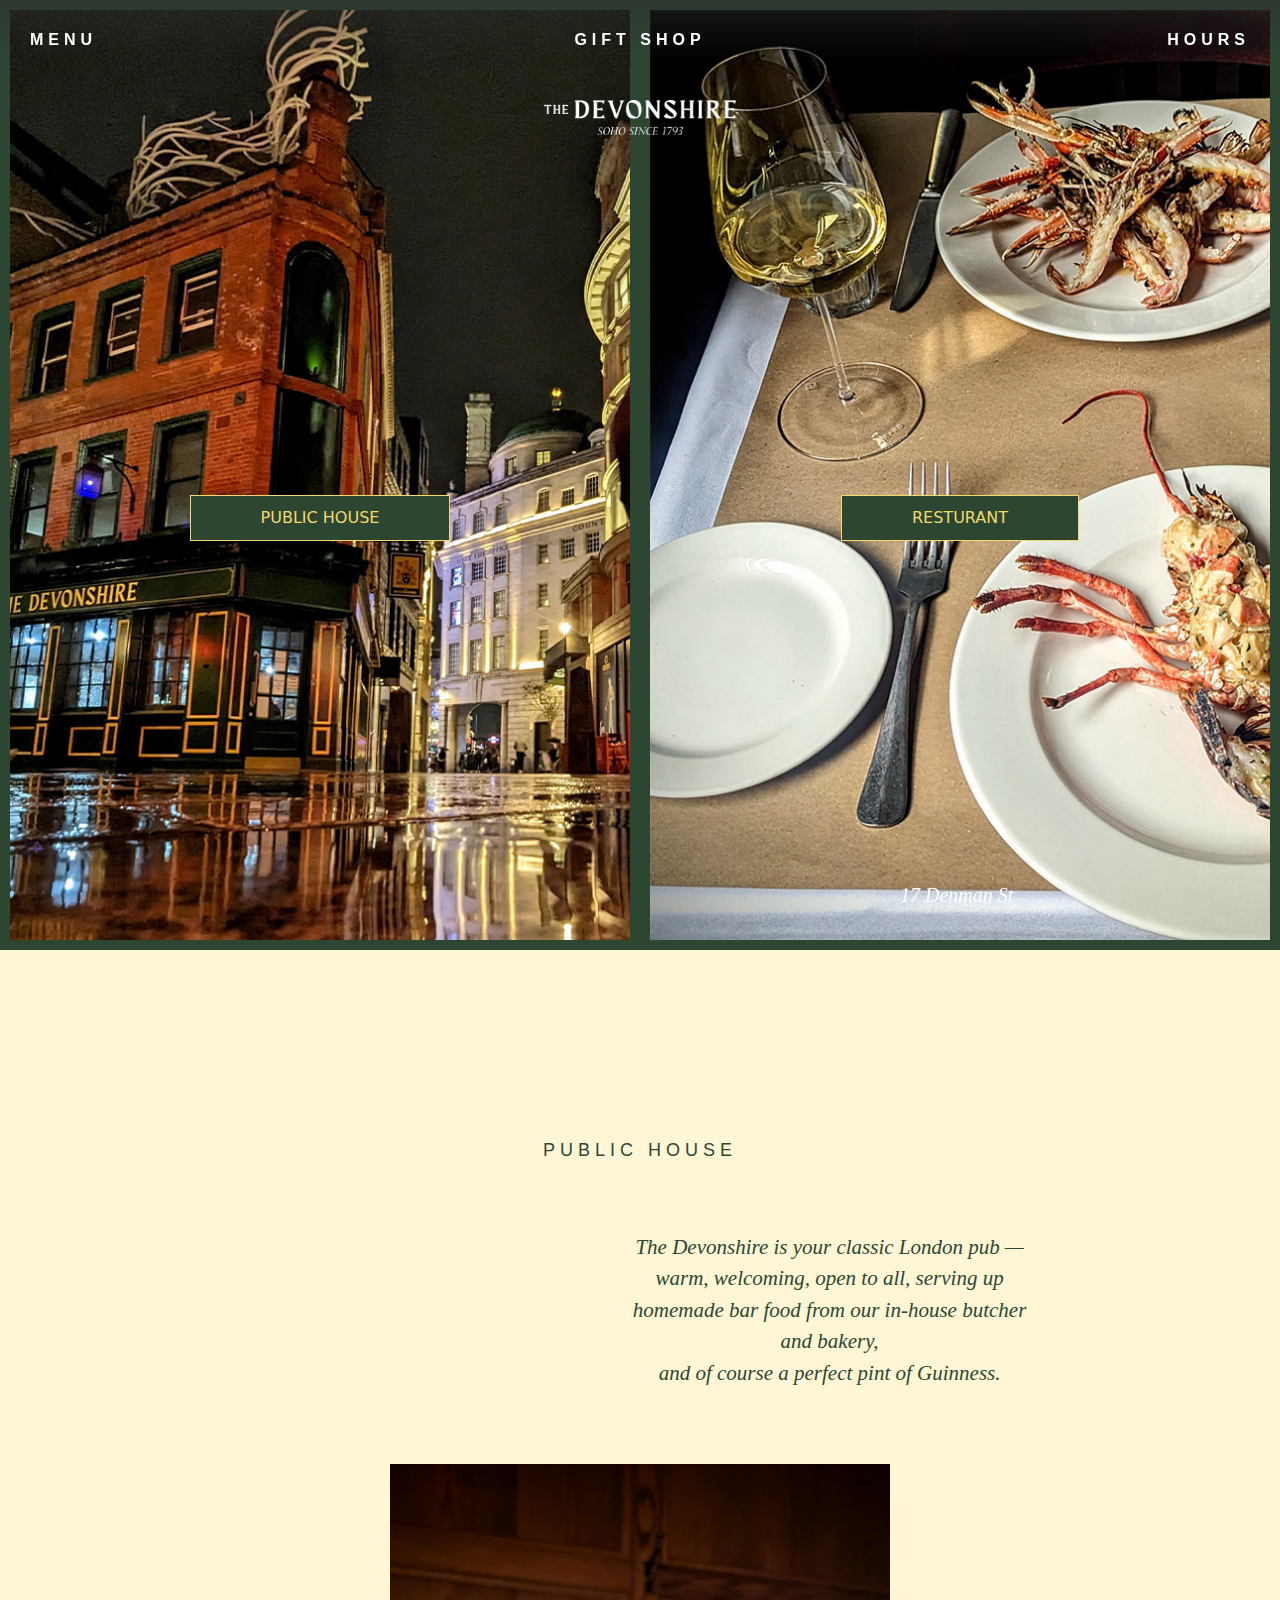
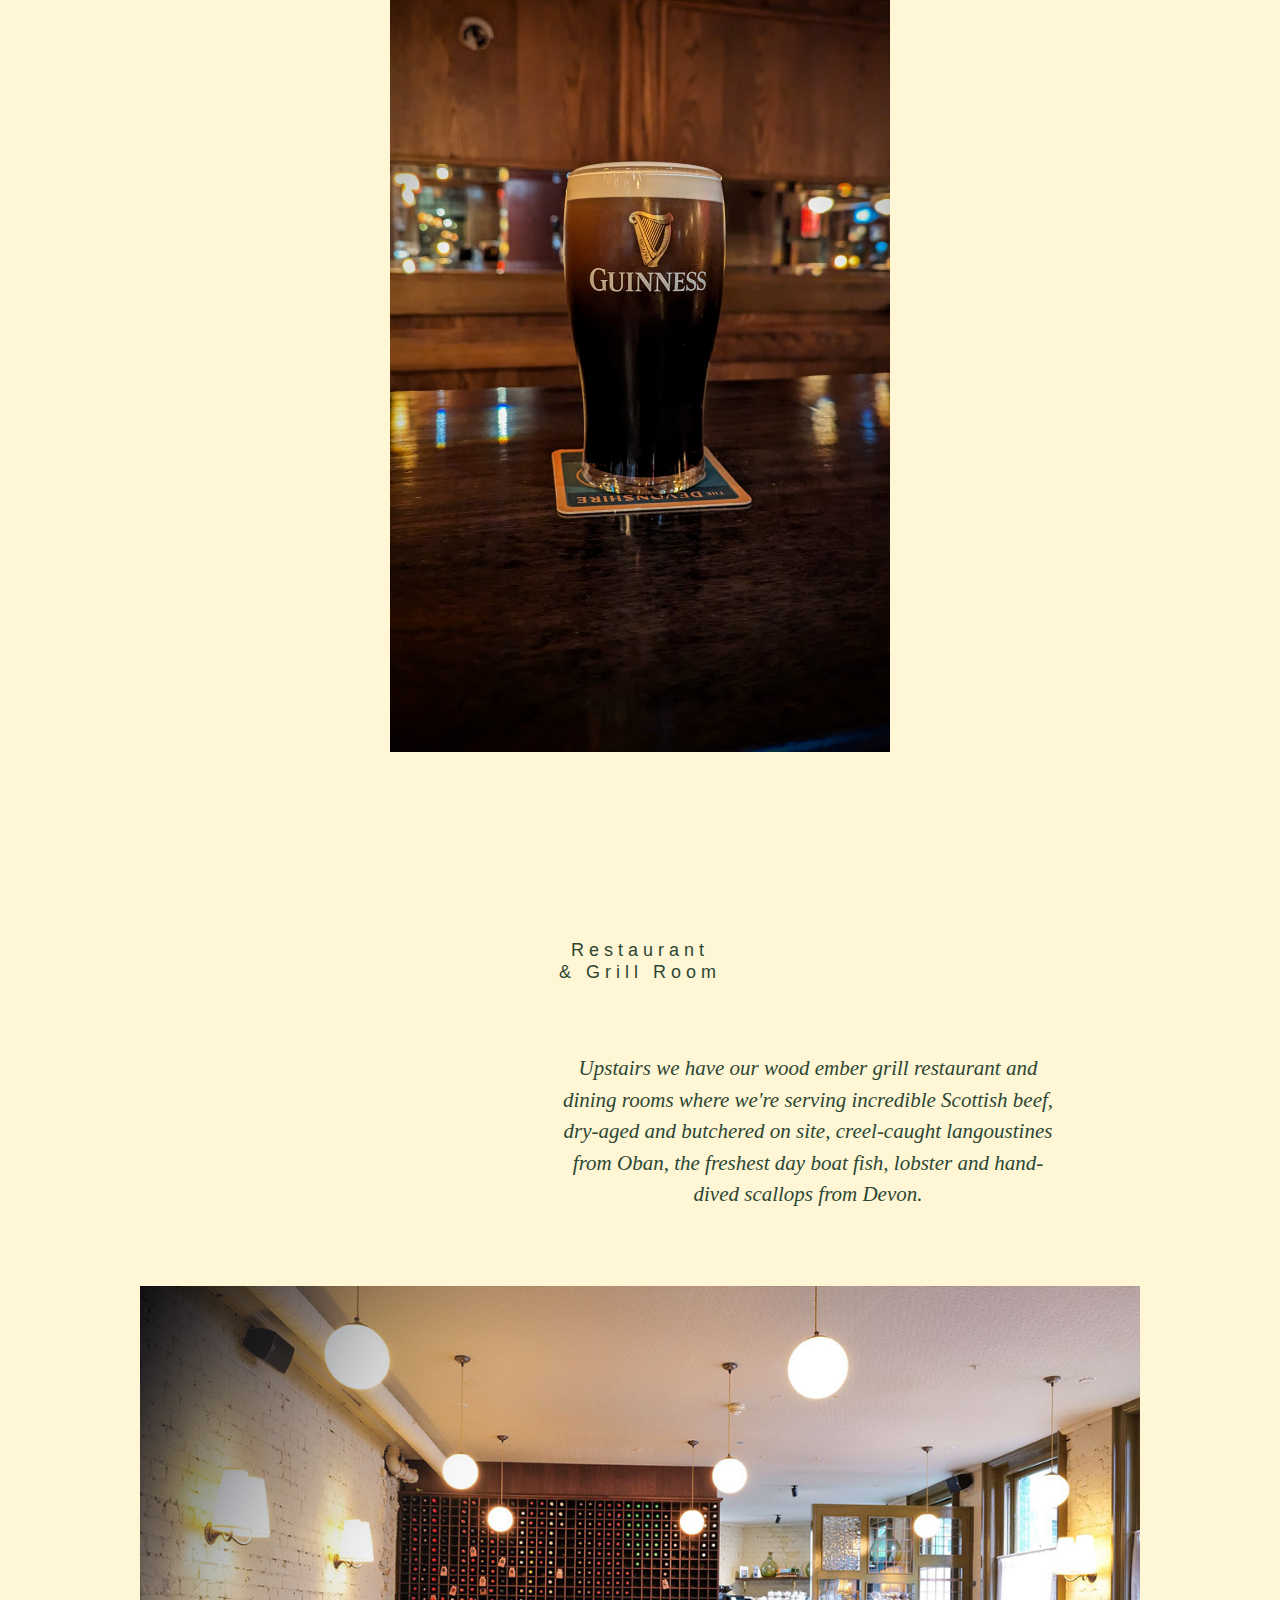
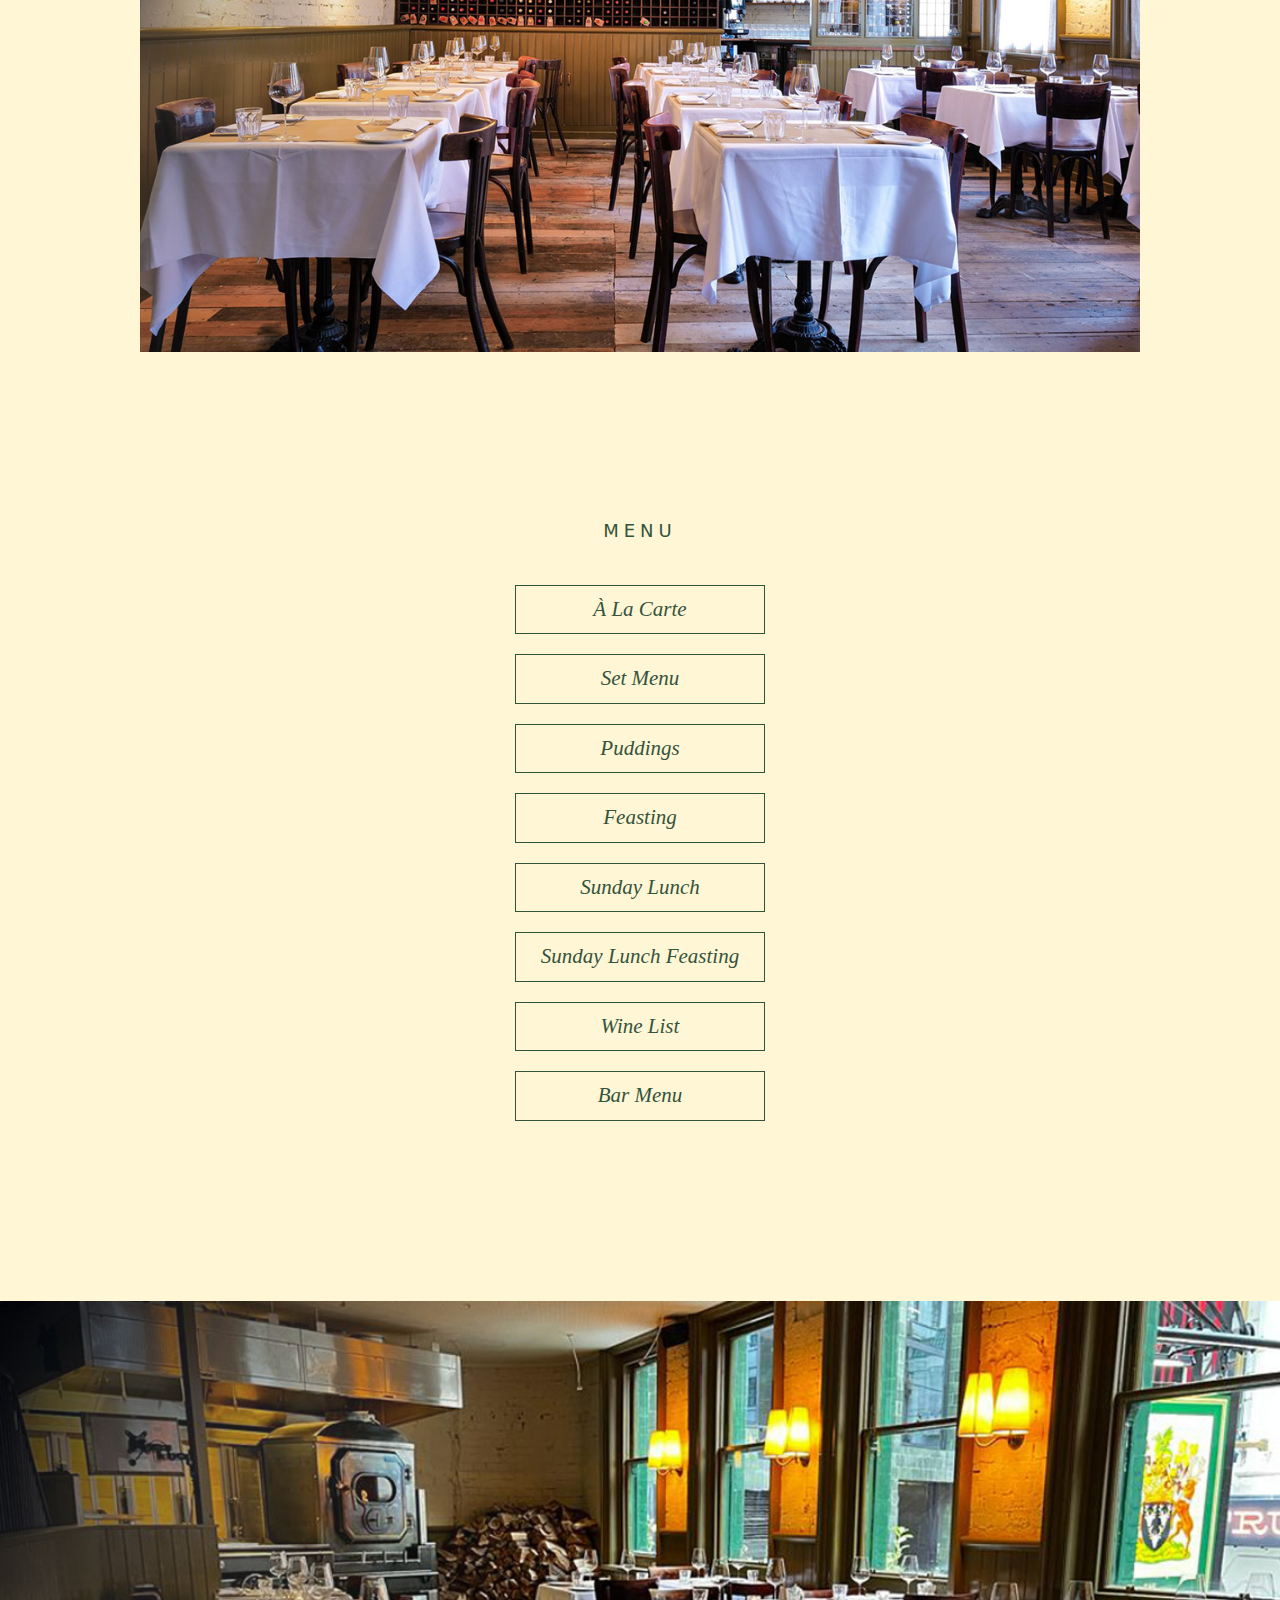
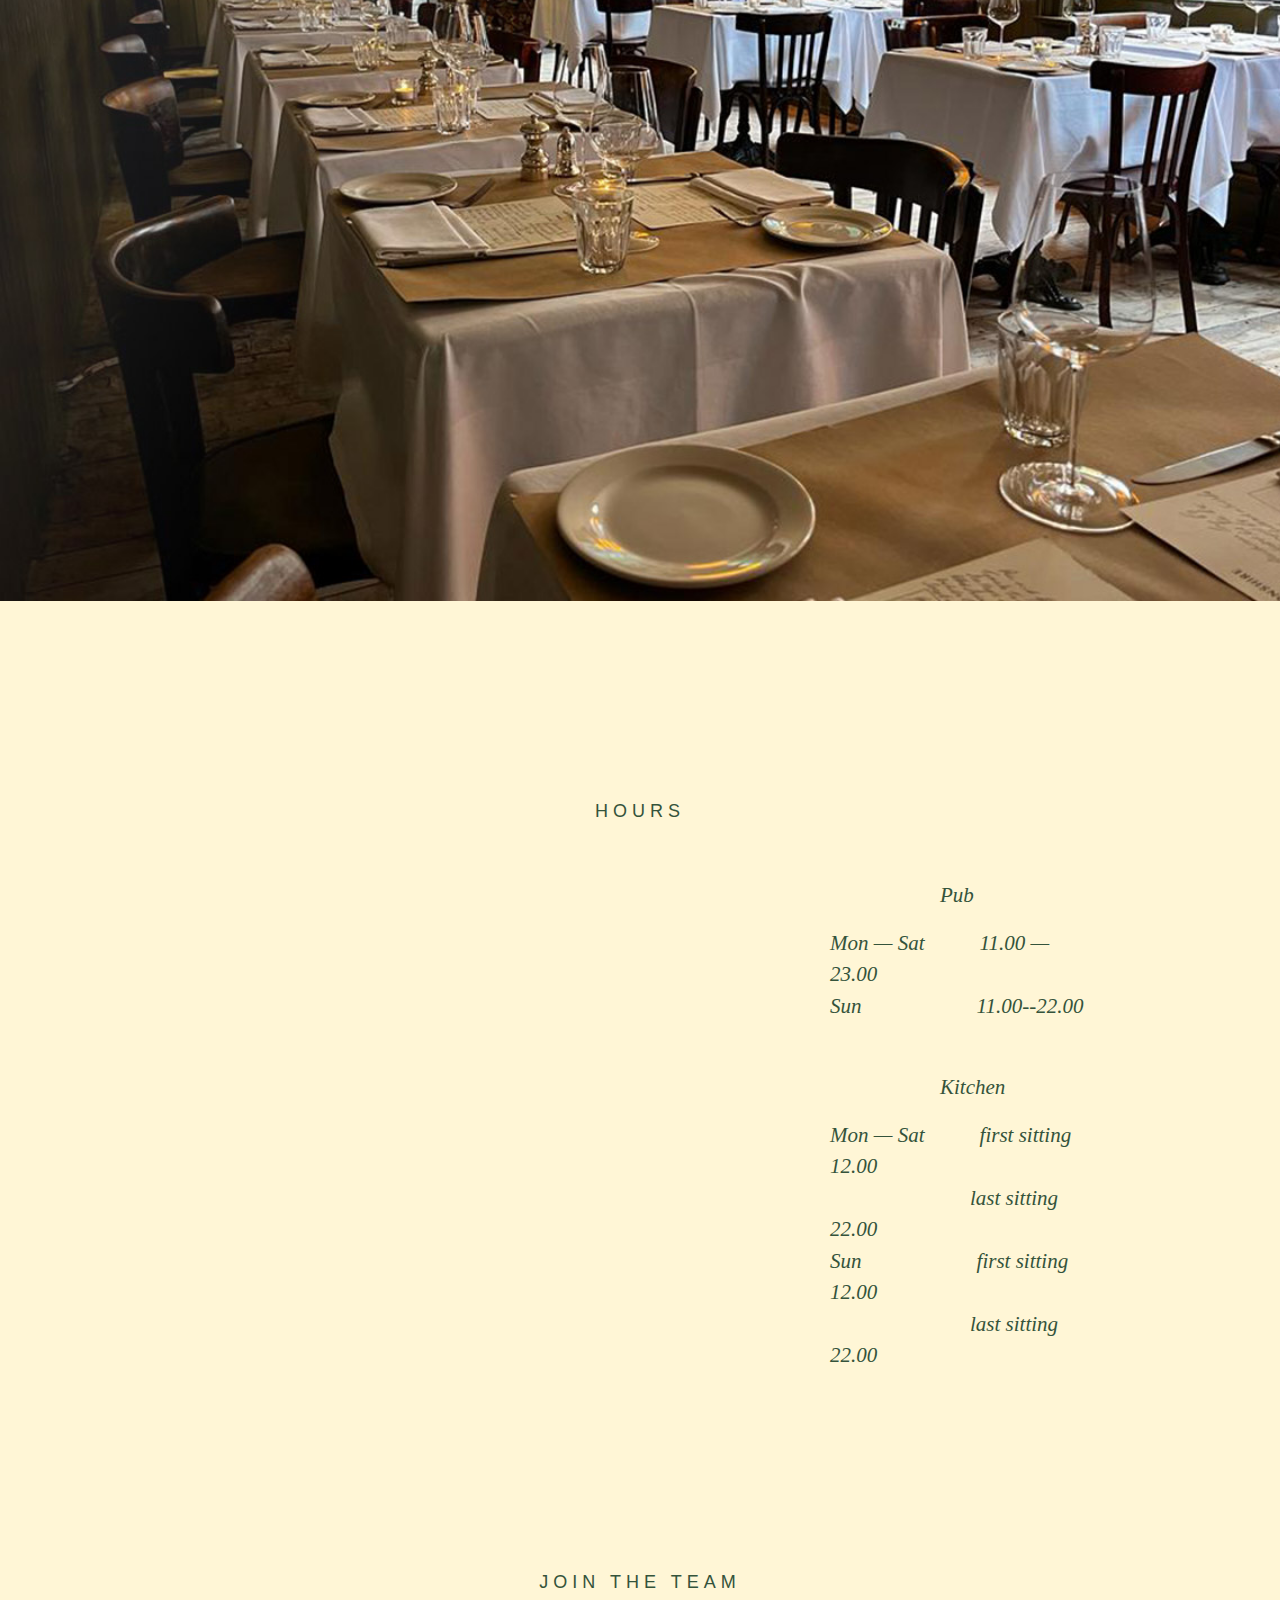
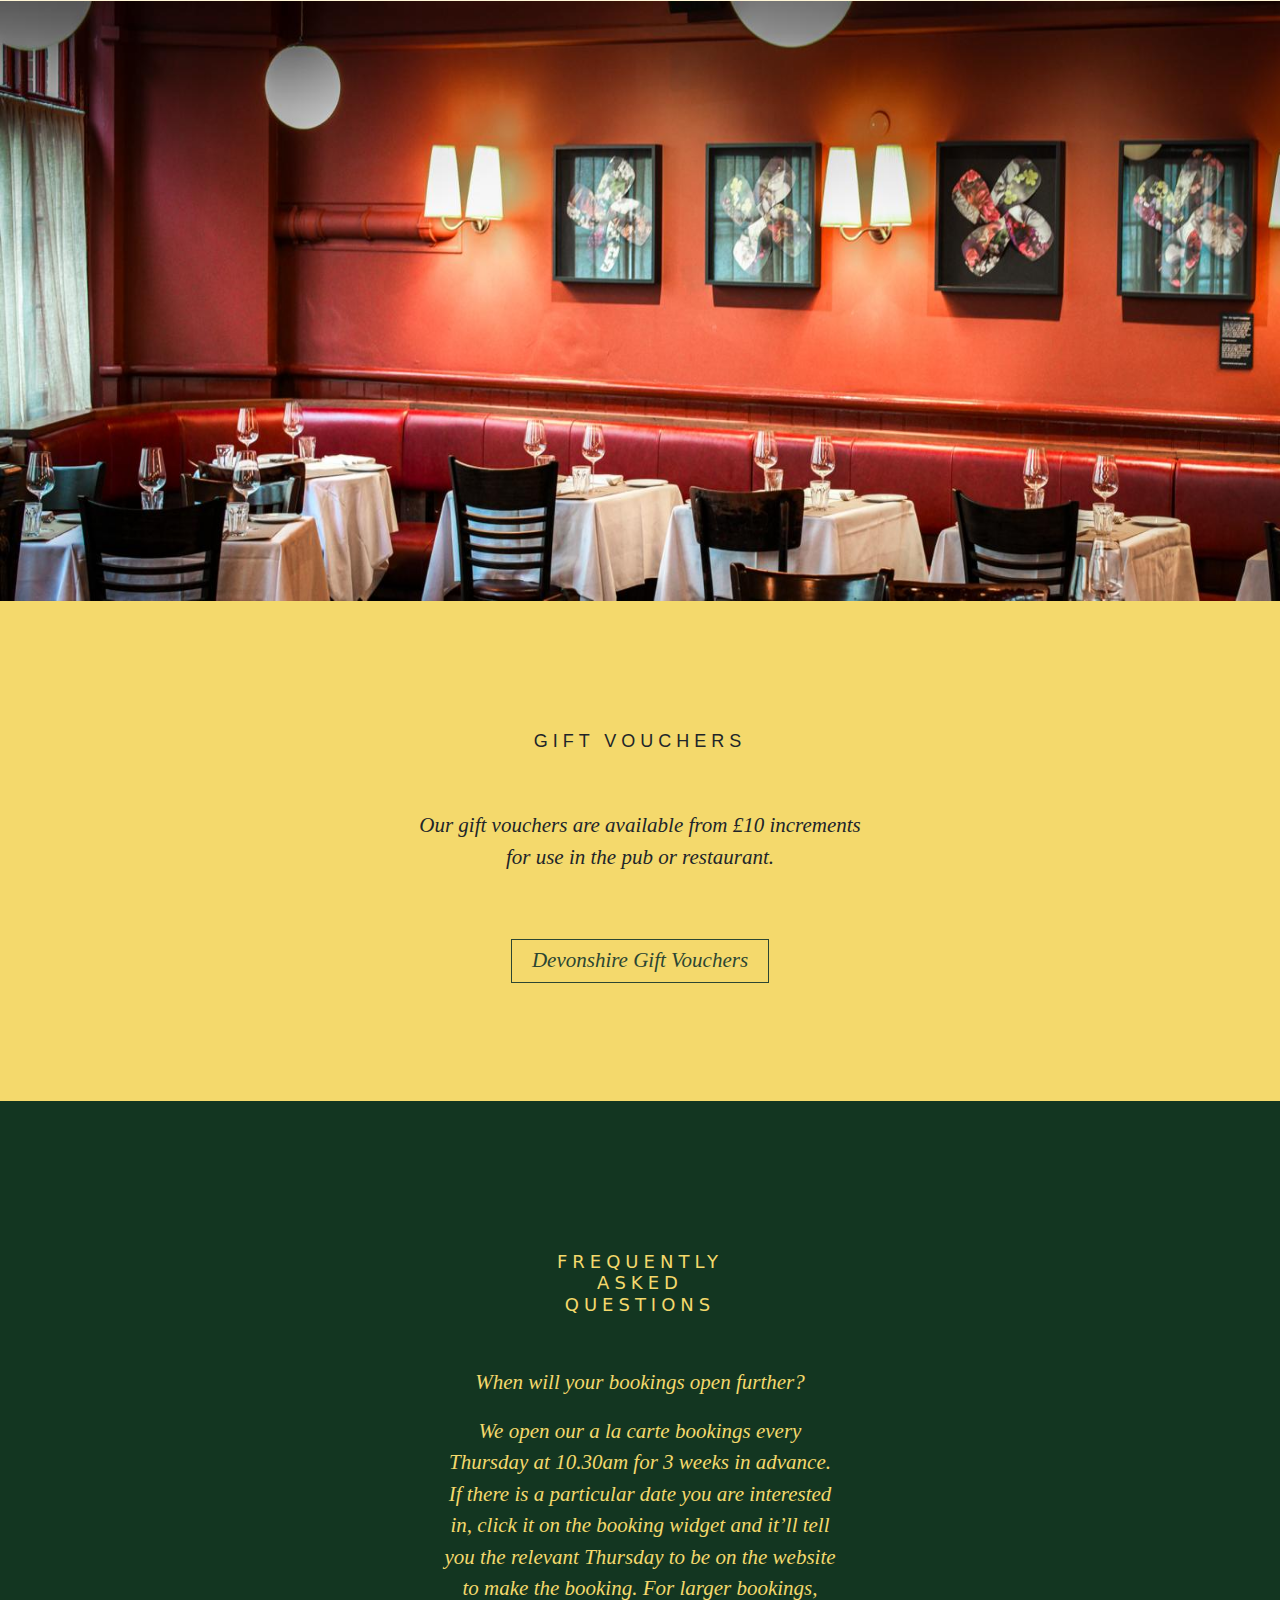
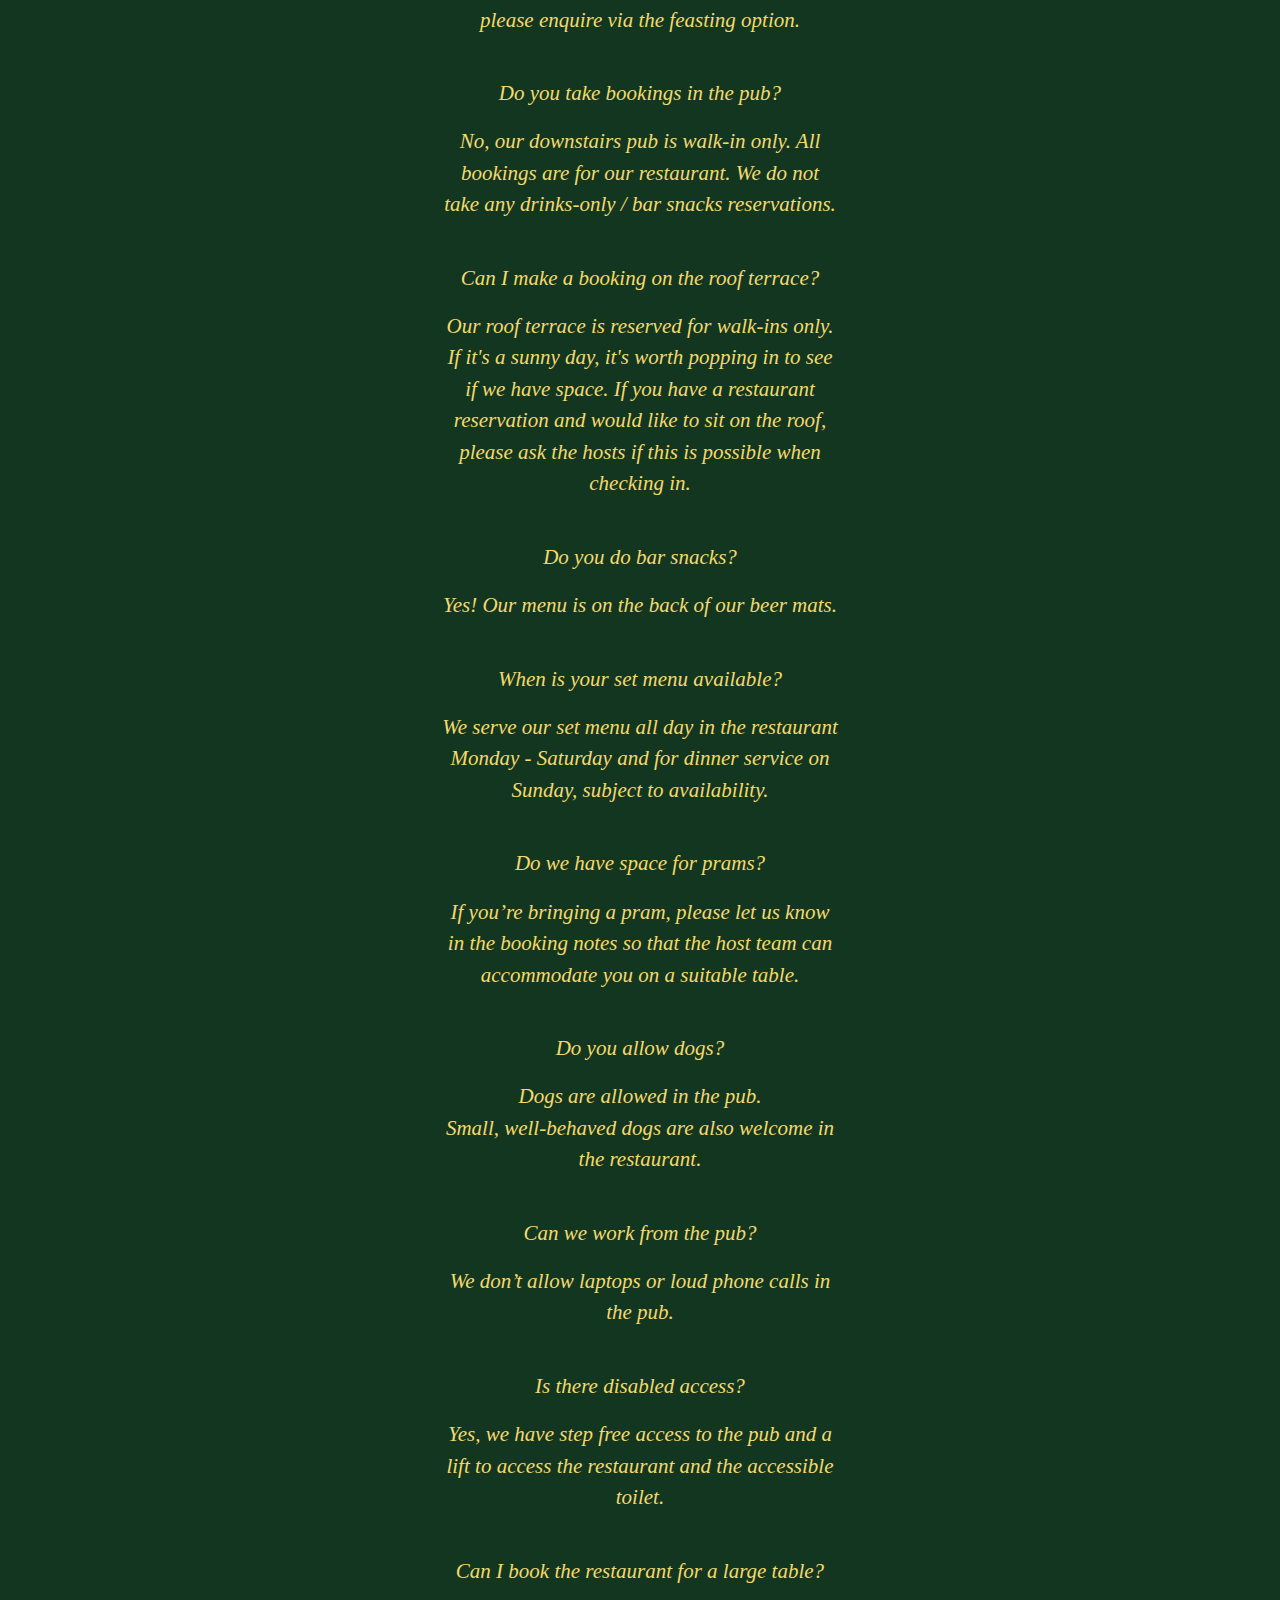
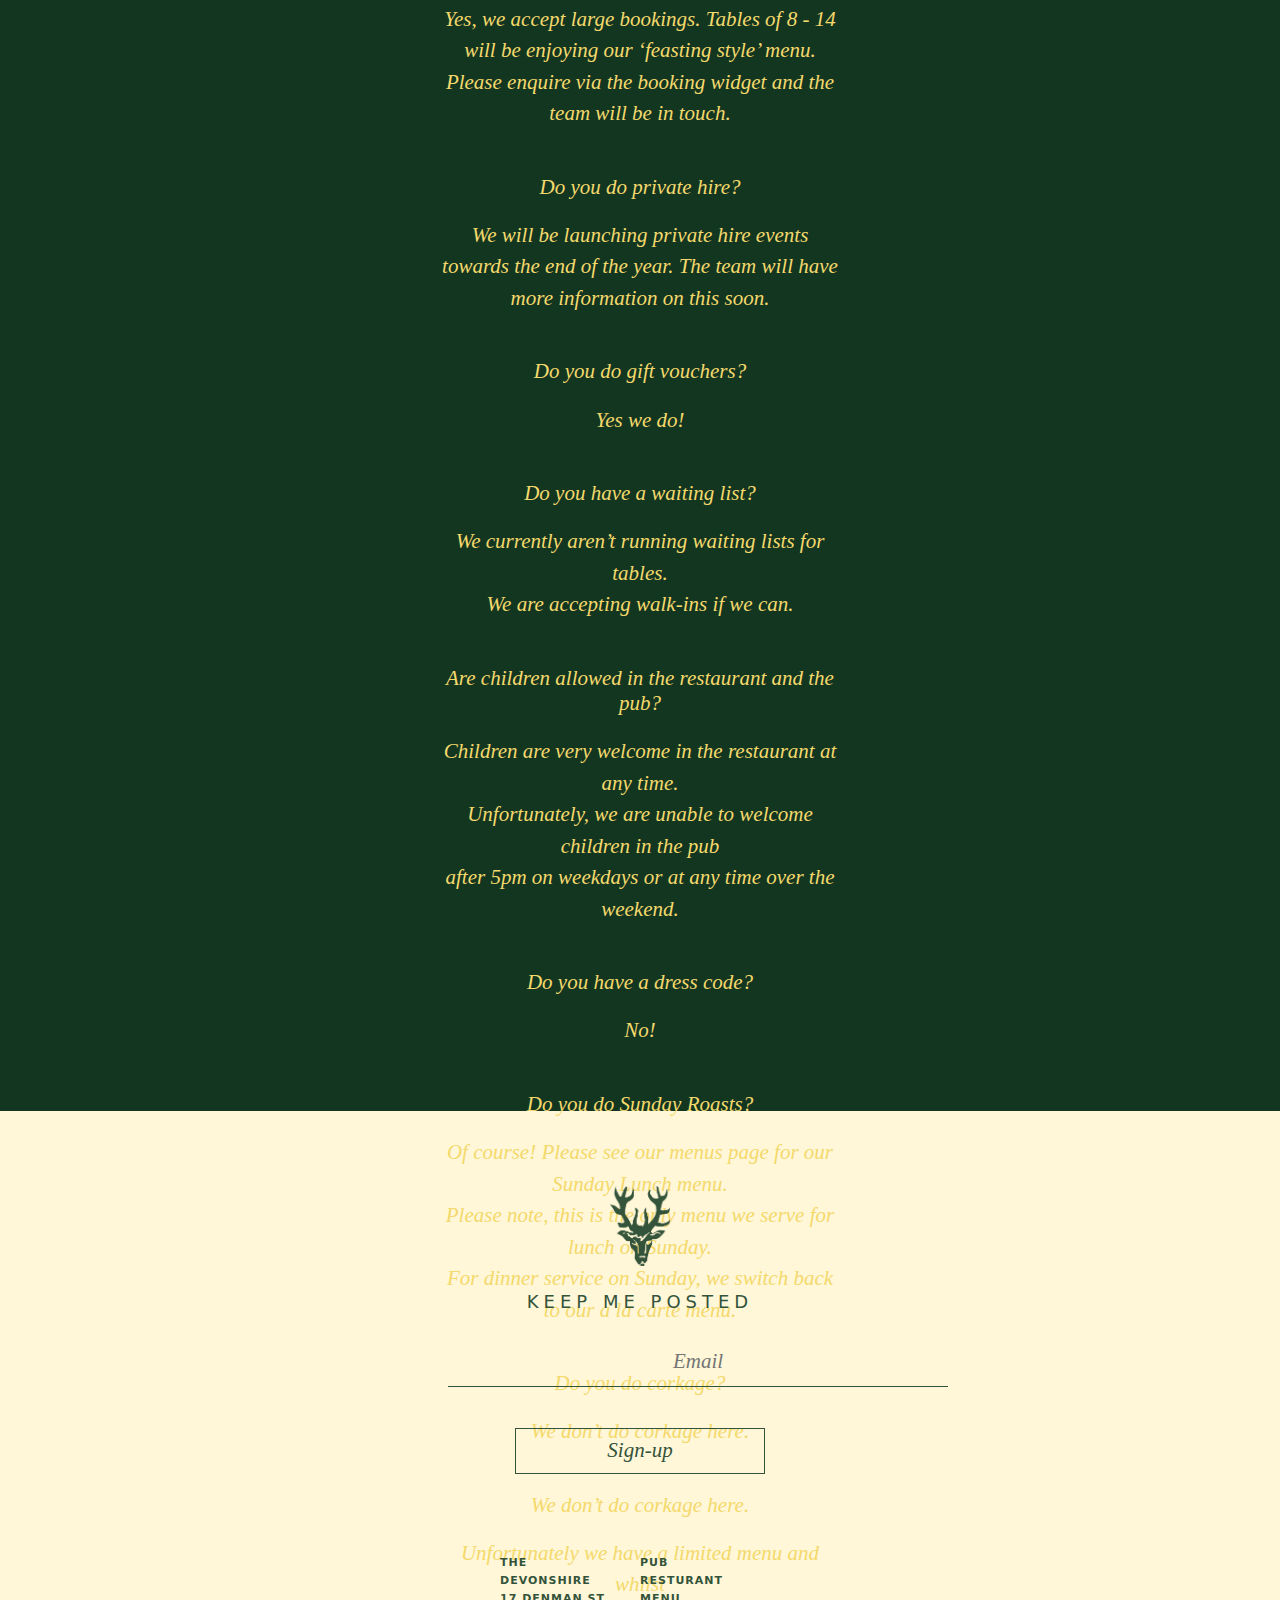
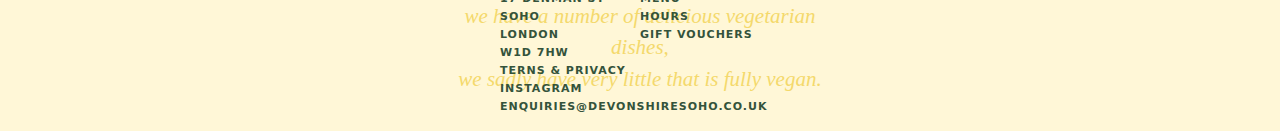
<file: PROJECT_RES/INDEX.HTML>
<!DOCTYPE html>
<html lang="en">
<head>
    <meta charset="UTF-8">
    <meta name="viewport" content="width=device-width, initial-scale=1.0">
    <title>Food</title>
    <link rel="stylesheet" href="STYLES.CSS">
</head>
<body>
    <header>
        <div class="nav_bar ">
        <div class="left"><h6><a href="#" onclick="menu(event)">MENU </a></h6></div>
        <div class="middle"><H6><a href="#">GIFT SHOP</a></H6></div>
        <div class="right"><H6><a href="#" onclick="time(event)">HOURS</a></div>
    </div>
    </header>
    <div class="choose">
        <div class="pub">
            <button class="btn btn-outline-warning" onclick="pub(event)">PUBLIC HOUSE</button>
    </div>
        <div class="dine">
            <button class="btn btn-outline-warning" onclick="res(event)">RESTURANT</button>
        </div>
        <div class="logo"><img src="images/logo.png" alt=""></div>
        <div class="loc"><a href="https://maps.app.goo.gl/VTW6RkzJSCfGKbfw9" target="_blank"><i>17 Denman St</i></a></div>
    </div>
    <div class="main01" id="pub_p">
        <div class="pub_t"><H1>PUBLIC HOUSE</H1></div>
        <div class="pub_cont"><i>The Devonshire is your classic London pub — warm, welcoming, open to all,
serving up homemade bar food from our in-house butcher and bakery,<br>
and of course a perfect pint of Guinness.</i></div>
        <div class="gu_img"><img src="images/the-devonshire-guinness.jpg" alt=""></div>
    </div>
    <div class="main02">
        <div class="res_t"><H1>Restaurant <br> & Grill Room</H1></div>
        <div class="res_cont"><i>Upstairs we have our wood ember grill restaurant and dining rooms where we're
             serving incredible Scottish beef, dry-aged and butchered on site, creel-caught langoustines from Oban,
              the freshest day boat fish, lobster and hand-dived scallops from Devon.</i></div>
        <div class="res_img"><img src="images/the-devonshire-pub-dining-room.jpg" alt=""></div>
    </div>
    <div class="menu">
        <div class="menu_opt">
            <h3>MENU</h3>
            <a href="files/a la carete.pdf" target="_blank"><button type="button" class="btn btn-outline-warning">à la carte</button></a><br>
            <a href="files/set menu.pdf" target="_blank"><button type="button" class="btn btn-outline-warning">Set Menu</button></a><br>
            <a  href="files/pudding-menu.pdf" target="_blank"><button type="button" class="btn btn-outline-warning">Puddings</button></a><br>
            <a href="files/feasting-menu.pdf" target="_blank"><button type="button" class="btn btn-outline-warning">Feasting</button></a><br>
            <a href="files/sunday-menu.pdf" target="_blank"><button type="button" class="btn btn-outline-warning">Sunday Lunch</button></a><br>
            <a href="files/sunday-feasting-menu.pdf" target="_blank"><button type="button" class="btn btn-outline-warning">Sunday Lunch Feasting</button></a><br>
            <a href="files/wine-list.pdf" target="_blank"><button type="button" class="btn btn-outline-warning">Wine List</button></a><br>
            <a href="files/bar-menu.pdf" target="_blank"><button type="button" class="btn btn-outline-warning">Bar Menu</button></a><br>
        </div>
    </div>
    <div class="grill"></div>
    <div class="timing">
        <h5>HOURS</h5>
        <div class="time">
        <p>Pub</p>
        <label>Mon — Sat</label>
        <span class="first">11.00 — 23.00</span><br>
        <label class="sun">Sun      </label>
        <span class="first_ss">11.00--22.00</span>
        <p>Kitchen</p>
        <label>Mon — Sat</label>
        <span class="first">first sitting 12.00</span><br>
        <span class="last">last sitting 22.00</span><br>
        <label>Sun</label>
        <span class="first_s">first sitting 12.00</span><br>
        <span class="last">last sitting 22.00</span>
        </div>
        <h5>JOIN THE TEAM</h5>
        <p class="mail"><a href="">careers@devonshiresoho.co.uk</a></p>
    </div>
    <div class="redroom"><img src="images/the-devonshire-pub-red-room.jpg" alt=""></div>
    <div class="gift">
        <h3>GIFT VOUCHERS</h3>
        <p>Our gift vouchers are available from £10 increments <br> for use in the pub or restaurant.</p>
        <button class="btn btn-outline-warning" onclick="pub()">Devonshire Gift Vouchers</button>
    </div>
    <div class="F-Q">
        <div class="FQ">
        <h3>FREQUENTLY<br>ASKED<br>QUESTIONS</h3>
        <h4>When will your bookings open further?</h4>
        <p>We open our a la carte bookings every Thursday at 10.30am for 3 weeks in advance. If there is a particular date you are interested in, click it on the booking widget and it’ll tell you the relevant Thursday to be on the website to make the booking. For larger bookings, please enquire via the feasting option.</p>
        <h4>Do you take bookings in the pub?</h4>
        <p>No, our downstairs pub is walk-in only. All bookings are for our restaurant. We do not take any drinks-only / bar snacks reservations.</p>
        <h4>Can I make a booking on the roof terrace?</h4>
        <p>Our roof terrace is reserved for walk-ins only. If it's a sunny day, it's worth popping in to see if we have space. If you have a restaurant reservation and would like to sit on the roof, please ask the hosts if this is possible when checking in.</p>
        <h4>Do you do bar snacks?</h4>
        <p>Yes! Our menu is on the back of our beer mats.</p>
        <h4>When is your set menu available?</h4>
        <p>We serve our set menu all day in the restaurant Monday - Saturday and for dinner service on Sunday, subject to availability.</p>
        <h4>Do we have space for prams?</h4>
        <p>If you’re bringing a pram, please let us know in the booking notes so that the host team can accommodate you on a suitable table.</p>
        <h4>Do you allow dogs?</h4>
        <p>Dogs are allowed in the pub. <br> Small, well-behaved dogs are also welcome in the restaurant.</p>
        <h4>Can we work from the pub?</h4>
        <p>We don’t allow laptops or loud phone calls in the pub.</p>
        <h4>Is there disabled access?</h4>
        <p>Yes, we have step free access to the pub and a <br>lift to access the restaurant and the accessible toilet.</p>
        <h4>Can I book the restaurant for a large table?</h4>
        <p>Yes, we accept large bookings. Tables of 8 - 14 will be enjoying our ‘feasting style’ menu. Please enquire via the booking widget and the team will be in touch.</p>
        <h4>Do you do private hire?</h4>
        <p>We will be launching private hire events towards the end of the year. The team will have more information on this soon.</p>
        <h4>Do you do gift vouchers?</h4>
        <p>Yes we do!</p>
        <h4>Do you have a waiting list?</h4>
        <p>We currently aren’t running waiting lists for tables. <br> We are accepting walk-ins if we can.</p>
        <h4>Are children allowed in the restaurant and the pub?</h4>
        <p>Children are very welcome in the restaurant at any time. <br> Unfortunately, we are unable to welcome children in the pub <br> after 5pm on weekdays or at any time over the weekend.</p>
        <h4>Do you have a dress code?</h4>
        <p>No!</p>
        <h4>Do you do Sunday Roasts?</h4>
        <p>Of course! Please see our menus page for our Sunday Lunch menu. <br> Please note, this is the only menu we serve for lunch on Sunday. <br> For dinner service on Sunday, we switch back to our a la carte menu.</p>
        <h4>Do you do corkage?</h4>
        <p>We don’t do corkage here.</p>
        <h4>We don’t do corkage here.</h4>
        <p>Unfortunately we have a limited menu and whilst <br> we have a number of delicious vegetarian dishes, <br> we sadly have very little that is fully vegan.</p>
    </div>
    </div>
    <div class="sub">
        <div class="sub_s">
            <img src="images/stag.png" alt="">
            <h1>KEEP ME POSTED</h1>
            <input type="email" placeholder="Email" class="email"><br>
            <p class="error"></p>
            <button class="btn btn-outline-warning" onclick="validEmail()">Sign-up</button>
        </div>
    </div>
    <div class="footer">
        <div class="row">
            <div class="col">
                <h3><a href="">The Devonshire <br> 17 Denman St <br> Soho <br> London <br> W1D 7HW</a></h3>
            </div>
            <div class="col">
                <h3><a href="#" onclick="pub(event)">PUB</a></h3>
                <h3><a href="#" onclick="res(event)">RESTURANT</a></h3>
                <h3><a href="#" onclick="menu(event)">MENU</a></h3>
                <h3><a href="#" onclick="time(event)">HOURS</a></h3>
                <h3><a href="#" onclick="gift(event)">GIFT VOUCHERS</a></h3>
            </div>
            <div class="col">
                <h3><a href="">TERNS & PRIVACY</a></h3>
                <h3><a href="">INSTAGRAM</a></h3>
            </div>
            <div class="col">
                <H3><a href="">enquiries@devonshiresoho.co.uk</a></H3>
            </div>
        </div>
    </div> 
<script src="SCRPIT.JS"></script>
</body>
</html>
</file>
<file: PROJECT_RES/STYLES.CSS>
@charset "UTF-8";/*!
 * Bootstrap  v5.3.6 (https://getbootstrap.com/)
 * Copyright 2011-2025 The Bootstrap Authors
 * Licensed under MIT (https://github.com/twbs/bootstrap/blob/main/LICENSE)
 */:root,[data-bs-theme=light]{--bs-blue:#0d6efd;--bs-indigo:#6610f2;--bs-purple:#6f42c1;--bs-pink:#d63384;--bs-red:#dc3545;--bs-orange:#fd7e14;--bs-yellow:#ffc107;--bs-green:#198754;--bs-teal:#20c997;--bs-cyan:#0dcaf0;--bs-black:#000;--bs-white:#fff;--bs-gray:#6c757d;--bs-gray-dark:#343a40;--bs-gray-100:#f8f9fa;--bs-gray-200:#e9ecef;--bs-gray-300:#dee2e6;--bs-gray-400:#ced4da;--bs-gray-500:#adb5bd;--bs-gray-600:#6c757d;--bs-gray-700:#495057;--bs-gray-800:#343a40;--bs-gray-900:#212529;--bs-primary:#0d6efd;--bs-secondary:#6c757d;--bs-success:#198754;--bs-info:#0dcaf0;--bs-warning:#ffc107;--bs-danger:#dc3545;--bs-light:#f8f9fa;--bs-dark:#212529;--bs-primary-rgb:13,110,253;--bs-secondary-rgb:108,117,125;--bs-success-rgb:25,135,84;--bs-info-rgb:13,202,240;--bs-warning-rgb:255,193,7;--bs-danger-rgb:220,53,69;--bs-light-rgb:248,249,250;--bs-dark-rgb:33,37,41;--bs-primary-text-emphasis:#052c65;--bs-secondary-text-emphasis:#2b2f32;--bs-success-text-emphasis:#0a3622;--bs-info-text-emphasis:#055160;--bs-warning-text-emphasis:#664d03;--bs-danger-text-emphasis:#58151c;--bs-light-text-emphasis:#495057;--bs-dark-text-emphasis:#495057;--bs-primary-bg-subtle:#cfe2ff;--bs-secondary-bg-subtle:#e2e3e5;--bs-success-bg-subtle:#d1e7dd;--bs-info-bg-subtle:#cff4fc;--bs-warning-bg-subtle:#fff3cd;--bs-danger-bg-subtle:#f8d7da;--bs-light-bg-subtle:#fcfcfd;--bs-dark-bg-subtle:#ced4da;--bs-primary-border-subtle:#9ec5fe;--bs-secondary-border-subtle:#c4c8cb;--bs-success-border-subtle:#a3cfbb;--bs-info-border-subtle:#9eeaf9;--bs-warning-border-subtle:#ffe69c;--bs-danger-border-subtle:#f1aeb5;--bs-light-border-subtle:#e9ecef;--bs-dark-border-subtle:#adb5bd;--bs-white-rgb:255,255,255;--bs-black-rgb:0,0,0;--bs-font-sans-serif:system-ui,-apple-system,"Segoe UI",Roboto,"Helvetica Neue","Noto Sans","Liberation Sans",Arial,sans-serif,"Apple Color Emoji","Segoe UI Emoji","Segoe UI Symbol","Noto Color Emoji";--bs-font-monospace:SFMono-Regular,Menlo,Monaco,Consolas,"Liberation Mono","Courier New",monospace;--bs-gradient:linear-gradient(180deg, rgba(255, 255, 255, 0.15), rgba(255, 255, 255, 0));--bs-body-font-family:var(--bs-font-sans-serif);--bs-body-font-size:1rem;--bs-body-font-weight:400;--bs-body-line-height:1.5;--bs-body-color:#212529;--bs-body-color-rgb:33,37,41;--bs-body-bg:#fff;--bs-body-bg-rgb:255,255,255;--bs-emphasis-color:#000;--bs-emphasis-color-rgb:0,0,0;--bs-secondary-color:rgba(33, 37, 41, 0.75);--bs-secondary-color-rgb:33,37,41;--bs-secondary-bg:#e9ecef;--bs-secondary-bg-rgb:233,236,239;--bs-tertiary-color:rgba(33, 37, 41, 0.5);--bs-tertiary-color-rgb:33,37,41;--bs-tertiary-bg:#f8f9fa;--bs-tertiary-bg-rgb:248,249,250;--bs-heading-color:inherit;--bs-link-color:#0d6efd;--bs-link-color-rgb:13,110,253;--bs-link-decoration:underline;--bs-link-hover-color:#0a58ca;--bs-link-hover-color-rgb:10,88,202;--bs-code-color:#d63384;--bs-highlight-color:#212529;--bs-highlight-bg:#fff3cd;--bs-border-width:1px;--bs-border-style:solid;--bs-border-color:#dee2e6;--bs-border-color-translucent:rgba(0, 0, 0, 0.175);--bs-border-radius:0.375rem;--bs-border-radius-sm:0.25rem;--bs-border-radius-lg:0.5rem;--bs-border-radius-xl:1rem;--bs-border-radius-xxl:2rem;--bs-border-radius-2xl:var(--bs-border-radius-xxl);--bs-border-radius-pill:50rem;--bs-box-shadow:0 0.5rem 1rem rgba(0, 0, 0, 0.15);--bs-box-shadow-sm:0 0.125rem 0.25rem rgba(0, 0, 0, 0.075);--bs-box-shadow-lg:0 1rem 3rem rgba(0, 0, 0, 0.175);--bs-box-shadow-inset:inset 0 1px 2px rgba(0, 0, 0, 0.075);--bs-focus-ring-width:0.25rem;--bs-focus-ring-opacity:0.25;--bs-focus-ring-color:rgba(13, 110, 253, 0.25);--bs-form-valid-color:#198754;--bs-form-valid-border-color:#198754;--bs-form-invalid-color:#dc3545;--bs-form-invalid-border-color:#dc3545}[data-bs-theme=dark]{color-scheme:dark;--bs-body-color:#dee2e6;--bs-body-color-rgb:222,226,230;--bs-body-bg:#212529;--bs-body-bg-rgb:33,37,41;--bs-emphasis-color:#fff;--bs-emphasis-color-rgb:255,255,255;--bs-secondary-color:rgba(222, 226, 230, 0.75);--bs-secondary-color-rgb:222,226,230;--bs-secondary-bg:#343a40;--bs-secondary-bg-rgb:52,58,64;--bs-tertiary-color:rgba(222, 226, 230, 0.5);--bs-tertiary-color-rgb:222,226,230;--bs-tertiary-bg:#2b3035;--bs-tertiary-bg-rgb:43,48,53;--bs-primary-text-emphasis:#6ea8fe;--bs-secondary-text-emphasis:#a7acb1;--bs-success-text-emphasis:#75b798;--bs-info-text-emphasis:#6edff6;--bs-warning-text-emphasis:#ffda6a;--bs-danger-text-emphasis:#ea868f;--bs-light-text-emphasis:#f8f9fa;--bs-dark-text-emphasis:#dee2e6;--bs-primary-bg-subtle:#031633;--bs-secondary-bg-subtle:#161719;--bs-success-bg-subtle:#051b11;--bs-info-bg-subtle:#032830;--bs-warning-bg-subtle:#332701;--bs-danger-bg-subtle:#2c0b0e;--bs-light-bg-subtle:#343a40;--bs-dark-bg-subtle:#1a1d20;--bs-primary-border-subtle:#084298;--bs-secondary-border-subtle:#41464b;--bs-success-border-subtle:#0f5132;--bs-info-border-subtle:#087990;--bs-warning-border-subtle:#997404;--bs-danger-border-subtle:#842029;--bs-light-border-subtle:#495057;--bs-dark-border-subtle:#343a40;--bs-heading-color:inherit;--bs-link-color:#6ea8fe;--bs-link-hover-color:#8bb9fe;--bs-link-color-rgb:110,168,254;--bs-link-hover-color-rgb:139,185,254;--bs-code-color:#e685b5;--bs-highlight-color:#dee2e6;--bs-highlight-bg:#664d03;--bs-border-color:#495057;--bs-border-color-translucent:rgba(255, 255, 255, 0.15);--bs-form-valid-color:#75b798;--bs-form-valid-border-color:#75b798;--bs-form-invalid-color:#ea868f;--bs-form-invalid-border-color:#ea868f}*,::after,::before{box-sizing:border-box}@media (prefers-reduced-motion:no-preference){:root{scroll-behavior:smooth}}body{margin:0;font-family:var(--bs-body-font-family);font-size:var(--bs-body-font-size);font-weight:var(--bs-body-font-weight);line-height:var(--bs-body-line-height);color:var(--bs-body-color);text-align:var(--bs-body-text-align);background-color:var(--bs-body-bg);-webkit-text-size-adjust:100%;-webkit-tap-highlight-color:transparent}hr{margin:1rem 0;color:inherit;border:0;border-top:var(--bs-border-width) solid;opacity:.25}.h1,.h2,.h3,.h4,.h5,.h6,h1,h2,h3,h4,h5,h6{margin-top:0;margin-bottom:.5rem;font-weight:500;line-height:1.2;color:var(--bs-heading-color)}.h1,h1{font-size:calc(1.375rem + 1.5vw)}@media (min-width:1200px){.h1,h1{font-size:2.5rem}}.h2,h2{font-size:calc(1.325rem + .9vw)}@media (min-width:1200px){.h2,h2{font-size:2rem}}.h3,h3{font-size:calc(1.3rem + .6vw)}@media (min-width:1200px){.h3,h3{font-size:1.75rem}}.h4,h4{font-size:calc(1.275rem + .3vw)}@media (min-width:1200px){.h4,h4{font-size:1.5rem}}.h5,h5{font-size:1.25rem}.h6,h6{font-size:1rem}p{margin-top:0;margin-bottom:1rem}abbr[title]{-webkit-text-decoration:underline dotted;text-decoration:underline dotted;cursor:help;-webkit-text-decoration-skip-ink:none;text-decoration-skip-ink:none}address{margin-bottom:1rem;font-style:normal;line-height:inherit}ol,ul{padding-left:2rem}dl,ol,ul{margin-top:0;margin-bottom:1rem}ol ol,ol ul,ul ol,ul ul{margin-bottom:0}dt{font-weight:700}dd{margin-bottom:.5rem;margin-left:0}blockquote{margin:0 0 1rem}b,strong{font-weight:bolder}.small,small{font-size:.875em}.mark,mark{padding:.1875em;color:var(--bs-highlight-color);background-color:var(--bs-highlight-bg)}sub,sup{position:relative;font-size:.75em;line-height:0;vertical-align:baseline}sub{bottom:-.25em}sup{top:-.5em}a{color:rgba(var(--bs-link-color-rgb),var(--bs-link-opacity,1));text-decoration:underline}a:hover{--bs-link-color-rgb:var(--bs-link-hover-color-rgb)}a:not([href]):not([class]),a:not([href]):not([class]):hover{color:inherit;text-decoration:none}code,kbd,pre,samp{font-family:var(--bs-font-monospace);font-size:1em}pre{display:block;margin-top:0;margin-bottom:1rem;overflow:auto;font-size:.875em}pre code{font-size:inherit;color:inherit;word-break:normal}code{font-size:.875em;color:var(--bs-code-color);word-wrap:break-word}a>code{color:inherit}kbd{padding:.1875rem .375rem;font-size:.875em;color:var(--bs-body-bg);background-color:var(--bs-body-color);border-radius:.25rem}kbd kbd{padding:0;font-size:1em}figure{margin:0 0 1rem}img,svg{vertical-align:middle}table{caption-side:bottom;border-collapse:collapse}caption{padding-top:.5rem;padding-bottom:.5rem;color:var(--bs-secondary-color);text-align:left}th{text-align:inherit;text-align:-webkit-match-parent}tbody,td,tfoot,th,thead,tr{border-color:inherit;border-style:solid;border-width:0}label{display:inline-block}button{border-radius:0}button:focus:not(:focus-visible){outline:0}button,input,optgroup,select,textarea{margin:0;font-family:inherit;font-size:inherit;line-height:inherit}button,select{text-transform:none}[role=button]{cursor:pointer}select{word-wrap:normal}select:disabled{opacity:1}[list]:not([type=date]):not([type=datetime-local]):not([type=month]):not([type=week]):not([type=time])::-webkit-calendar-picker-indicator{display:none!important}[type=button],[type=reset],[type=submit],button{-webkit-appearance:button}[type=button]:not(:disabled),[type=reset]:not(:disabled),[type=submit]:not(:disabled),button:not(:disabled){cursor:pointer}::-moz-focus-inner{padding:0;border-style:none}textarea{resize:vertical}fieldset{min-width:0;padding:0;margin:0;border:0}legend{float:left;width:100%;padding:0;margin-bottom:.5rem;line-height:inherit;font-size:calc(1.275rem + .3vw)}@media (min-width:1200px){legend{font-size:1.5rem}}legend+*{clear:left}::-webkit-datetime-edit-day-field,::-webkit-datetime-edit-fields-wrapper,::-webkit-datetime-edit-hour-field,::-webkit-datetime-edit-minute,::-webkit-datetime-edit-month-field,::-webkit-datetime-edit-text,::-webkit-datetime-edit-year-field{padding:0}::-webkit-inner-spin-button{height:auto}[type=search]{-webkit-appearance:textfield;outline-offset:-2px}::-webkit-search-decoration{-webkit-appearance:none}::-webkit-color-swatch-wrapper{padding:0}::-webkit-file-upload-button{font:inherit;-webkit-appearance:button}::file-selector-button{font:inherit;-webkit-appearance:button}output{display:inline-block}iframe{border:0}summary{display:list-item;cursor:pointer}progress{vertical-align:baseline}[hidden]{display:none!important}.lead{font-size:1.25rem;font-weight:300}.display-1{font-weight:300;line-height:1.2;font-size:calc(1.625rem + 4.5vw)}@media (min-width:1200px){.display-1{font-size:5rem}}.display-2{font-weight:300;line-height:1.2;font-size:calc(1.575rem + 3.9vw)}@media (min-width:1200px){.display-2{font-size:4.5rem}}.display-3{font-weight:300;line-height:1.2;font-size:calc(1.525rem + 3.3vw)}@media (min-width:1200px){.display-3{font-size:4rem}}.display-4{font-weight:300;line-height:1.2;font-size:calc(1.475rem + 2.7vw)}@media (min-width:1200px){.display-4{font-size:3.5rem}}.display-5{font-weight:300;line-height:1.2;font-size:calc(1.425rem + 2.1vw)}@media (min-width:1200px){.display-5{font-size:3rem}}.display-6{font-weight:300;line-height:1.2;font-size:calc(1.375rem + 1.5vw)}@media (min-width:1200px){.display-6{font-size:2.5rem}}.list-unstyled{padding-left:0;list-style:none}.list-inline{padding-left:0;list-style:none}.list-inline-item{display:inline-block}.list-inline-item:not(:last-child){margin-right:.5rem}.initialism{font-size:.875em;text-transform:uppercase}.blockquote{margin-bottom:1rem;font-size:1.25rem}.blockquote>:last-child{margin-bottom:0}.blockquote-footer{margin-top:-1rem;margin-bottom:1rem;font-size:.875em;color:#6c757d}.blockquote-footer::before{content:"— "}.img-fluid{max-width:100%;height:auto}.img-thumbnail{padding:.25rem;background-color:var(--bs-body-bg);border:var(--bs-border-width) solid var(--bs-border-color);border-radius:var(--bs-border-radius);max-width:100%;height:auto}.figure{display:inline-block}.figure-img{margin-bottom:.5rem;line-height:1}.figure-caption{font-size:.875em;color:var(--bs-secondary-color)}.container,.container-fluid,.container-lg,.container-md,.container-sm,.container-xl,.container-xxl{--bs-gutter-x:1.5rem;--bs-gutter-y:0;width:100%;padding-right:calc(var(--bs-gutter-x) * .5);padding-left:calc(var(--bs-gutter-x) * .5);margin-right:auto;margin-left:auto}@media (min-width:576px){.container,.container-sm{max-width:540px}}@media (min-width:768px){.container,.container-md,.container-sm{max-width:720px}}@media (min-width:992px){.container,.container-lg,.container-md,.container-sm{max-width:960px}}@media (min-width:1200px){.container,.container-lg,.container-md,.container-sm,.container-xl{max-width:1140px}}@media (min-width:1400px){.container,.container-lg,.container-md,.container-sm,.container-xl,.container-xxl{max-width:1320px}}:root{--bs-breakpoint-xs:0;--bs-breakpoint-sm:576px;--bs-breakpoint-md:768px;--bs-breakpoint-lg:992px;--bs-breakpoint-xl:1200px;--bs-breakpoint-xxl:1400px}.row{--bs-gutter-x:1.5rem;--bs-gutter-y:0;display:flex;flex-wrap:wrap;margin-top:calc(-1 * var(--bs-gutter-y));margin-right:calc(-.5 * var(--bs-gutter-x));margin-left:calc(-.5 * var(--bs-gutter-x))}.row>*{flex-shrink:0;width:100%;max-width:100%;padding-right:calc(var(--bs-gutter-x) * .5);padding-left:calc(var(--bs-gutter-x) * .5);margin-top:var(--bs-gutter-y)}.col{flex:1 0 0}.row-cols-auto>*{flex:0 0 auto;width:auto}.row-cols-1>*{flex:0 0 auto;width:100%}.row-cols-2>*{flex:0 0 auto;width:50%}.row-cols-3>*{flex:0 0 auto;width:33.33333333%}.row-cols-4>*{flex:0 0 auto;width:25%}.row-cols-5>*{flex:0 0 auto;width:20%}.row-cols-6>*{flex:0 0 auto;width:16.66666667%}.col-auto{flex:0 0 auto;width:auto}.col-1{flex:0 0 auto;width:8.33333333%}.col-2{flex:0 0 auto;width:16.66666667%}.col-3{flex:0 0 auto;width:25%}.col-4{flex:0 0 auto;width:33.33333333%}.col-5{flex:0 0 auto;width:41.66666667%}.col-6{flex:0 0 auto;width:50%}.col-7{flex:0 0 auto;width:58.33333333%}.col-8{flex:0 0 auto;width:66.66666667%}.col-9{flex:0 0 auto;width:75%}.col-10{flex:0 0 auto;width:83.33333333%}.col-11{flex:0 0 auto;width:91.66666667%}.col-12{flex:0 0 auto;width:100%}.offset-1{margin-left:8.33333333%}.offset-2{margin-left:16.66666667%}.offset-3{margin-left:25%}.offset-4{margin-left:33.33333333%}.offset-5{margin-left:41.66666667%}.offset-6{margin-left:50%}.offset-7{margin-left:58.33333333%}.offset-8{margin-left:66.66666667%}.offset-9{margin-left:75%}.offset-10{margin-left:83.33333333%}.offset-11{margin-left:91.66666667%}.g-0,.gx-0{--bs-gutter-x:0}.g-0,.gy-0{--bs-gutter-y:0}.g-1,.gx-1{--bs-gutter-x:0.25rem}.g-1,.gy-1{--bs-gutter-y:0.25rem}.g-2,.gx-2{--bs-gutter-x:0.5rem}.g-2,.gy-2{--bs-gutter-y:0.5rem}.g-3,.gx-3{--bs-gutter-x:1rem}.g-3,.gy-3{--bs-gutter-y:1rem}.g-4,.gx-4{--bs-gutter-x:1.5rem}.g-4,.gy-4{--bs-gutter-y:1.5rem}.g-5,.gx-5{--bs-gutter-x:3rem}.g-5,.gy-5{--bs-gutter-y:3rem}@media (min-width:576px){.col-sm{flex:1 0 0}.row-cols-sm-auto>*{flex:0 0 auto;width:auto}.row-cols-sm-1>*{flex:0 0 auto;width:100%}.row-cols-sm-2>*{flex:0 0 auto;width:50%}.row-cols-sm-3>*{flex:0 0 auto;width:33.33333333%}.row-cols-sm-4>*{flex:0 0 auto;width:25%}.row-cols-sm-5>*{flex:0 0 auto;width:20%}.row-cols-sm-6>*{flex:0 0 auto;width:16.66666667%}.col-sm-auto{flex:0 0 auto;width:auto}.col-sm-1{flex:0 0 auto;width:8.33333333%}.col-sm-2{flex:0 0 auto;width:16.66666667%}.col-sm-3{flex:0 0 auto;width:25%}.col-sm-4{flex:0 0 auto;width:33.33333333%}.col-sm-5{flex:0 0 auto;width:41.66666667%}.col-sm-6{flex:0 0 auto;width:50%}.col-sm-7{flex:0 0 auto;width:58.33333333%}.col-sm-8{flex:0 0 auto;width:66.66666667%}.col-sm-9{flex:0 0 auto;width:75%}.col-sm-10{flex:0 0 auto;width:83.33333333%}.col-sm-11{flex:0 0 auto;width:91.66666667%}.col-sm-12{flex:0 0 auto;width:100%}.offset-sm-0{margin-left:0}.offset-sm-1{margin-left:8.33333333%}.offset-sm-2{margin-left:16.66666667%}.offset-sm-3{margin-left:25%}.offset-sm-4{margin-left:33.33333333%}.offset-sm-5{margin-left:41.66666667%}.offset-sm-6{margin-left:50%}.offset-sm-7{margin-left:58.33333333%}.offset-sm-8{margin-left:66.66666667%}.offset-sm-9{margin-left:75%}.offset-sm-10{margin-left:83.33333333%}.offset-sm-11{margin-left:91.66666667%}.g-sm-0,.gx-sm-0{--bs-gutter-x:0}.g-sm-0,.gy-sm-0{--bs-gutter-y:0}.g-sm-1,.gx-sm-1{--bs-gutter-x:0.25rem}.g-sm-1,.gy-sm-1{--bs-gutter-y:0.25rem}.g-sm-2,.gx-sm-2{--bs-gutter-x:0.5rem}.g-sm-2,.gy-sm-2{--bs-gutter-y:0.5rem}.g-sm-3,.gx-sm-3{--bs-gutter-x:1rem}.g-sm-3,.gy-sm-3{--bs-gutter-y:1rem}.g-sm-4,.gx-sm-4{--bs-gutter-x:1.5rem}.g-sm-4,.gy-sm-4{--bs-gutter-y:1.5rem}.g-sm-5,.gx-sm-5{--bs-gutter-x:3rem}.g-sm-5,.gy-sm-5{--bs-gutter-y:3rem}}@media (min-width:768px){.col-md{flex:1 0 0}.row-cols-md-auto>*{flex:0 0 auto;width:auto}.row-cols-md-1>*{flex:0 0 auto;width:100%}.row-cols-md-2>*{flex:0 0 auto;width:50%}.row-cols-md-3>*{flex:0 0 auto;width:33.33333333%}.row-cols-md-4>*{flex:0 0 auto;width:25%}.row-cols-md-5>*{flex:0 0 auto;width:20%}.row-cols-md-6>*{flex:0 0 auto;width:16.66666667%}.col-md-auto{flex:0 0 auto;width:auto}.col-md-1{flex:0 0 auto;width:8.33333333%}.col-md-2{flex:0 0 auto;width:16.66666667%}.col-md-3{flex:0 0 auto;width:25%}.col-md-4{flex:0 0 auto;width:33.33333333%}.col-md-5{flex:0 0 auto;width:41.66666667%}.col-md-6{flex:0 0 auto;width:50%}.col-md-7{flex:0 0 auto;width:58.33333333%}.col-md-8{flex:0 0 auto;width:66.66666667%}.col-md-9{flex:0 0 auto;width:75%}.col-md-10{flex:0 0 auto;width:83.33333333%}.col-md-11{flex:0 0 auto;width:91.66666667%}.col-md-12{flex:0 0 auto;width:100%}.offset-md-0{margin-left:0}.offset-md-1{margin-left:8.33333333%}.offset-md-2{margin-left:16.66666667%}.offset-md-3{margin-left:25%}.offset-md-4{margin-left:33.33333333%}.offset-md-5{margin-left:41.66666667%}.offset-md-6{margin-left:50%}.offset-md-7{margin-left:58.33333333%}.offset-md-8{margin-left:66.66666667%}.offset-md-9{margin-left:75%}.offset-md-10{margin-left:83.33333333%}.offset-md-11{margin-left:91.66666667%}.g-md-0,.gx-md-0{--bs-gutter-x:0}.g-md-0,.gy-md-0{--bs-gutter-y:0}.g-md-1,.gx-md-1{--bs-gutter-x:0.25rem}.g-md-1,.gy-md-1{--bs-gutter-y:0.25rem}.g-md-2,.gx-md-2{--bs-gutter-x:0.5rem}.g-md-2,.gy-md-2{--bs-gutter-y:0.5rem}.g-md-3,.gx-md-3{--bs-gutter-x:1rem}.g-md-3,.gy-md-3{--bs-gutter-y:1rem}.g-md-4,.gx-md-4{--bs-gutter-x:1.5rem}.g-md-4,.gy-md-4{--bs-gutter-y:1.5rem}.g-md-5,.gx-md-5{--bs-gutter-x:3rem}.g-md-5,.gy-md-5{--bs-gutter-y:3rem}}@media (min-width:992px){.col-lg{flex:1 0 0}.row-cols-lg-auto>*{flex:0 0 auto;width:auto}.row-cols-lg-1>*{flex:0 0 auto;width:100%}.row-cols-lg-2>*{flex:0 0 auto;width:50%}.row-cols-lg-3>*{flex:0 0 auto;width:33.33333333%}.row-cols-lg-4>*{flex:0 0 auto;width:25%}.row-cols-lg-5>*{flex:0 0 auto;width:20%}.row-cols-lg-6>*{flex:0 0 auto;width:16.66666667%}.col-lg-auto{flex:0 0 auto;width:auto}.col-lg-1{flex:0 0 auto;width:8.33333333%}.col-lg-2{flex:0 0 auto;width:16.66666667%}.col-lg-3{flex:0 0 auto;width:25%}.col-lg-4{flex:0 0 auto;width:33.33333333%}.col-lg-5{flex:0 0 auto;width:41.66666667%}.col-lg-6{flex:0 0 auto;width:50%}.col-lg-7{flex:0 0 auto;width:58.33333333%}.col-lg-8{flex:0 0 auto;width:66.66666667%}.col-lg-9{flex:0 0 auto;width:75%}.col-lg-10{flex:0 0 auto;width:83.33333333%}.col-lg-11{flex:0 0 auto;width:91.66666667%}.col-lg-12{flex:0 0 auto;width:100%}.offset-lg-0{margin-left:0}.offset-lg-1{margin-left:8.33333333%}.offset-lg-2{margin-left:16.66666667%}.offset-lg-3{margin-left:25%}.offset-lg-4{margin-left:33.33333333%}.offset-lg-5{margin-left:41.66666667%}.offset-lg-6{margin-left:50%}.offset-lg-7{margin-left:58.33333333%}.offset-lg-8{margin-left:66.66666667%}.offset-lg-9{margin-left:75%}.offset-lg-10{margin-left:83.33333333%}.offset-lg-11{margin-left:91.66666667%}.g-lg-0,.gx-lg-0{--bs-gutter-x:0}.g-lg-0,.gy-lg-0{--bs-gutter-y:0}.g-lg-1,.gx-lg-1{--bs-gutter-x:0.25rem}.g-lg-1,.gy-lg-1{--bs-gutter-y:0.25rem}.g-lg-2,.gx-lg-2{--bs-gutter-x:0.5rem}.g-lg-2,.gy-lg-2{--bs-gutter-y:0.5rem}.g-lg-3,.gx-lg-3{--bs-gutter-x:1rem}.g-lg-3,.gy-lg-3{--bs-gutter-y:1rem}.g-lg-4,.gx-lg-4{--bs-gutter-x:1.5rem}.g-lg-4,.gy-lg-4{--bs-gutter-y:1.5rem}.g-lg-5,.gx-lg-5{--bs-gutter-x:3rem}.g-lg-5,.gy-lg-5{--bs-gutter-y:3rem}}@media (min-width:1200px){.col-xl{flex:1 0 0}.row-cols-xl-auto>*{flex:0 0 auto;width:auto}.row-cols-xl-1>*{flex:0 0 auto;width:100%}.row-cols-xl-2>*{flex:0 0 auto;width:50%}.row-cols-xl-3>*{flex:0 0 auto;width:33.33333333%}.row-cols-xl-4>*{flex:0 0 auto;width:25%}.row-cols-xl-5>*{flex:0 0 auto;width:20%}.row-cols-xl-6>*{flex:0 0 auto;width:16.66666667%}.col-xl-auto{flex:0 0 auto;width:auto}.col-xl-1{flex:0 0 auto;width:8.33333333%}.col-xl-2{flex:0 0 auto;width:16.66666667%}.col-xl-3{flex:0 0 auto;width:25%}.col-xl-4{flex:0 0 auto;width:33.33333333%}.col-xl-5{flex:0 0 auto;width:41.66666667%}.col-xl-6{flex:0 0 auto;width:50%}.col-xl-7{flex:0 0 auto;width:58.33333333%}.col-xl-8{flex:0 0 auto;width:66.66666667%}.col-xl-9{flex:0 0 auto;width:75%}.col-xl-10{flex:0 0 auto;width:83.33333333%}.col-xl-11{flex:0 0 auto;width:91.66666667%}.col-xl-12{flex:0 0 auto;width:100%}.offset-xl-0{margin-left:0}.offset-xl-1{margin-left:8.33333333%}.offset-xl-2{margin-left:16.66666667%}.offset-xl-3{margin-left:25%}.offset-xl-4{margin-left:33.33333333%}.offset-xl-5{margin-left:41.66666667%}.offset-xl-6{margin-left:50%}.offset-xl-7{margin-left:58.33333333%}.offset-xl-8{margin-left:66.66666667%}.offset-xl-9{margin-left:75%}.offset-xl-10{margin-left:83.33333333%}.offset-xl-11{margin-left:91.66666667%}.g-xl-0,.gx-xl-0{--bs-gutter-x:0}.g-xl-0,.gy-xl-0{--bs-gutter-y:0}.g-xl-1,.gx-xl-1{--bs-gutter-x:0.25rem}.g-xl-1,.gy-xl-1{--bs-gutter-y:0.25rem}.g-xl-2,.gx-xl-2{--bs-gutter-x:0.5rem}.g-xl-2,.gy-xl-2{--bs-gutter-y:0.5rem}.g-xl-3,.gx-xl-3{--bs-gutter-x:1rem}.g-xl-3,.gy-xl-3{--bs-gutter-y:1rem}.g-xl-4,.gx-xl-4{--bs-gutter-x:1.5rem}.g-xl-4,.gy-xl-4{--bs-gutter-y:1.5rem}.g-xl-5,.gx-xl-5{--bs-gutter-x:3rem}.g-xl-5,.gy-xl-5{--bs-gutter-y:3rem}}@media (min-width:1400px){.col-xxl{flex:1 0 0}.row-cols-xxl-auto>*{flex:0 0 auto;width:auto}.row-cols-xxl-1>*{flex:0 0 auto;width:100%}.row-cols-xxl-2>*{flex:0 0 auto;width:50%}.row-cols-xxl-3>*{flex:0 0 auto;width:33.33333333%}.row-cols-xxl-4>*{flex:0 0 auto;width:25%}.row-cols-xxl-5>*{flex:0 0 auto;width:20%}.row-cols-xxl-6>*{flex:0 0 auto;width:16.66666667%}.col-xxl-auto{flex:0 0 auto;width:auto}.col-xxl-1{flex:0 0 auto;width:8.33333333%}.col-xxl-2{flex:0 0 auto;width:16.66666667%}.col-xxl-3{flex:0 0 auto;width:25%}.col-xxl-4{flex:0 0 auto;width:33.33333333%}.col-xxl-5{flex:0 0 auto;width:41.66666667%}.col-xxl-6{flex:0 0 auto;width:50%}.col-xxl-7{flex:0 0 auto;width:58.33333333%}.col-xxl-8{flex:0 0 auto;width:66.66666667%}.col-xxl-9{flex:0 0 auto;width:75%}.col-xxl-10{flex:0 0 auto;width:83.33333333%}.col-xxl-11{flex:0 0 auto;width:91.66666667%}.col-xxl-12{flex:0 0 auto;width:100%}.offset-xxl-0{margin-left:0}.offset-xxl-1{margin-left:8.33333333%}.offset-xxl-2{margin-left:16.66666667%}.offset-xxl-3{margin-left:25%}.offset-xxl-4{margin-left:33.33333333%}.offset-xxl-5{margin-left:41.66666667%}.offset-xxl-6{margin-left:50%}.offset-xxl-7{margin-left:58.33333333%}.offset-xxl-8{margin-left:66.66666667%}.offset-xxl-9{margin-left:75%}.offset-xxl-10{margin-left:83.33333333%}.offset-xxl-11{margin-left:91.66666667%}.g-xxl-0,.gx-xxl-0{--bs-gutter-x:0}.g-xxl-0,.gy-xxl-0{--bs-gutter-y:0}.g-xxl-1,.gx-xxl-1{--bs-gutter-x:0.25rem}.g-xxl-1,.gy-xxl-1{--bs-gutter-y:0.25rem}.g-xxl-2,.gx-xxl-2{--bs-gutter-x:0.5rem}.g-xxl-2,.gy-xxl-2{--bs-gutter-y:0.5rem}.g-xxl-3,.gx-xxl-3{--bs-gutter-x:1rem}.g-xxl-3,.gy-xxl-3{--bs-gutter-y:1rem}.g-xxl-4,.gx-xxl-4{--bs-gutter-x:1.5rem}.g-xxl-4,.gy-xxl-4{--bs-gutter-y:1.5rem}.g-xxl-5,.gx-xxl-5{--bs-gutter-x:3rem}.g-xxl-5,.gy-xxl-5{--bs-gutter-y:3rem}}.table{--bs-table-color-type:initial;--bs-table-bg-type:initial;--bs-table-color-state:initial;--bs-table-bg-state:initial;--bs-table-color:var(--bs-emphasis-color);--bs-table-bg:var(--bs-body-bg);--bs-table-border-color:var(--bs-border-color);--bs-table-accent-bg:transparent;--bs-table-striped-color:var(--bs-emphasis-color);--bs-table-striped-bg:rgba(var(--bs-emphasis-color-rgb), 0.05);--bs-table-active-color:var(--bs-emphasis-color);--bs-table-active-bg:rgba(var(--bs-emphasis-color-rgb), 0.1);--bs-table-hover-color:var(--bs-emphasis-color);--bs-table-hover-bg:rgba(var(--bs-emphasis-color-rgb), 0.075);width:100%;margin-bottom:1rem;vertical-align:top;border-color:var(--bs-table-border-color)}.table>:not(caption)>*>*{padding:.5rem .5rem;color:var(--bs-table-color-state,var(--bs-table-color-type,var(--bs-table-color)));background-color:var(--bs-table-bg);border-bottom-width:var(--bs-border-width);box-shadow:inset 0 0 0 9999px var(--bs-table-bg-state,var(--bs-table-bg-type,var(--bs-table-accent-bg)))}.table>tbody{vertical-align:inherit}.table>thead{vertical-align:bottom}.table-group-divider{border-top:calc(var(--bs-border-width) * 2) solid currentcolor}.caption-top{caption-side:top}.table-sm>:not(caption)>*>*{padding:.25rem .25rem}.table-bordered>:not(caption)>*{border-width:var(--bs-border-width) 0}.table-bordered>:not(caption)>*>*{border-width:0 var(--bs-border-width)}.table-borderless>:not(caption)>*>*{border-bottom-width:0}.table-borderless>:not(:first-child){border-top-width:0}.table-striped>tbody>tr:nth-of-type(odd)>*{--bs-table-color-type:var(--bs-table-striped-color);--bs-table-bg-type:var(--bs-table-striped-bg)}.table-striped-columns>:not(caption)>tr>:nth-child(2n){--bs-table-color-type:var(--bs-table-striped-color);--bs-table-bg-type:var(--bs-table-striped-bg)}.table-active{--bs-table-color-state:var(--bs-table-active-color);--bs-table-bg-state:var(--bs-table-active-bg)}.table-hover>tbody>tr:hover>*{--bs-table-color-state:var(--bs-table-hover-color);--bs-table-bg-state:var(--bs-table-hover-bg)}.table-primary{--bs-table-color:#000;--bs-table-bg:#cfe2ff;--bs-table-border-color:#a6b5cc;--bs-table-striped-bg:#c5d7f2;--bs-table-striped-color:#000;--bs-table-active-bg:#bacbe6;--bs-table-active-color:#000;--bs-table-hover-bg:#bfd1ec;--bs-table-hover-color:#000;color:var(--bs-table-color);border-color:var(--bs-table-border-color)}.table-secondary{--bs-table-color:#000;--bs-table-bg:#e2e3e5;--bs-table-border-color:#b5b6b7;--bs-table-striped-bg:#d7d8da;--bs-table-striped-color:#000;--bs-table-active-bg:#cbccce;--bs-table-active-color:#000;--bs-table-hover-bg:#d1d2d4;--bs-table-hover-color:#000;color:var(--bs-table-color);border-color:var(--bs-table-border-color)}.table-success{--bs-table-color:#000;--bs-table-bg:#d1e7dd;--bs-table-border-color:#a7b9b1;--bs-table-striped-bg:#c7dbd2;--bs-table-striped-color:#000;--bs-table-active-bg:#bcd0c7;--bs-table-active-color:#000;--bs-table-hover-bg:#c1d6cc;--bs-table-hover-color:#000;color:var(--bs-table-color);border-color:var(--bs-table-border-color)}.table-info{--bs-table-color:#000;--bs-table-bg:#cff4fc;--bs-table-border-color:#a6c3ca;--bs-table-striped-bg:#c5e8ef;--bs-table-striped-color:#000;--bs-table-active-bg:#badce3;--bs-table-active-color:#000;--bs-table-hover-bg:#bfe2e9;--bs-table-hover-color:#000;color:var(--bs-table-color);border-color:var(--bs-table-border-color)}.table-warning{--bs-table-color:#000;--bs-table-bg:#fff3cd;--bs-table-border-color:#ccc2a4;--bs-table-striped-bg:#f2e7c3;--bs-table-striped-color:#000;--bs-table-active-bg:#e6dbb9;--bs-table-active-color:#000;--bs-table-hover-bg:#ece1be;--bs-table-hover-color:#000;color:var(--bs-table-color);border-color:var(--bs-table-border-color)}.table-danger{--bs-table-color:#000;--bs-table-bg:#f8d7da;--bs-table-border-color:#c6acae;--bs-table-striped-bg:#eccccf;--bs-table-striped-color:#000;--bs-table-active-bg:#dfc2c4;--bs-table-active-color:#000;--bs-table-hover-bg:#e5c7ca;--bs-table-hover-color:#000;color:var(--bs-table-color);border-color:var(--bs-table-border-color)}.table-light{--bs-table-color:#000;--bs-table-bg:#f8f9fa;--bs-table-border-color:#c6c7c8;--bs-table-striped-bg:#ecedee;--bs-table-striped-color:#000;--bs-table-active-bg:#dfe0e1;--bs-table-active-color:#000;--bs-table-hover-bg:#e5e6e7;--bs-table-hover-color:#000;color:var(--bs-table-color);border-color:var(--bs-table-border-color)}.table-dark{--bs-table-color:#fff;--bs-table-bg:#212529;--bs-table-border-color:#4d5154;--bs-table-striped-bg:#2c3034;--bs-table-striped-color:#fff;--bs-table-active-bg:#373b3e;--bs-table-active-color:#fff;--bs-table-hover-bg:#323539;--bs-table-hover-color:#fff;color:var(--bs-table-color);border-color:var(--bs-table-border-color)}.table-responsive{overflow-x:auto;-webkit-overflow-scrolling:touch}@media (max-width:575.98px){.table-responsive-sm{overflow-x:auto;-webkit-overflow-scrolling:touch}}@media (max-width:767.98px){.table-responsive-md{overflow-x:auto;-webkit-overflow-scrolling:touch}}@media (max-width:991.98px){.table-responsive-lg{overflow-x:auto;-webkit-overflow-scrolling:touch}}@media (max-width:1199.98px){.table-responsive-xl{overflow-x:auto;-webkit-overflow-scrolling:touch}}@media (max-width:1399.98px){.table-responsive-xxl{overflow-x:auto;-webkit-overflow-scrolling:touch}}.form-label{margin-bottom:.5rem}.col-form-label{padding-top:calc(.375rem + var(--bs-border-width));padding-bottom:calc(.375rem + var(--bs-border-width));margin-bottom:0;font-size:inherit;line-height:1.5}.col-form-label-lg{padding-top:calc(.5rem + var(--bs-border-width));padding-bottom:calc(.5rem + var(--bs-border-width));font-size:1.25rem}.col-form-label-sm{padding-top:calc(.25rem + var(--bs-border-width));padding-bottom:calc(.25rem + var(--bs-border-width));font-size:.875rem}.form-text{margin-top:.25rem;font-size:.875em;color:var(--bs-secondary-color)}.form-control{display:block;width:100%;padding:.375rem .75rem;font-size:1rem;font-weight:400;line-height:1.5;color:var(--bs-body-color);-webkit-appearance:none;-moz-appearance:none;appearance:none;background-color:var(--bs-body-bg);background-clip:padding-box;border:var(--bs-border-width) solid var(--bs-border-color);border-radius:var(--bs-border-radius);transition:border-color .15s ease-in-out,box-shadow .15s ease-in-out}@media (prefers-reduced-motion:reduce){.form-control{transition:none}}.form-control[type=file]{overflow:hidden}.form-control[type=file]:not(:disabled):not([readonly]){cursor:pointer}.form-control:focus{color:var(--bs-body-color);background-color:var(--bs-body-bg);border-color:#86b7fe;outline:0;box-shadow:0 0 0 .25rem rgba(13,110,253,.25)}.form-control::-webkit-date-and-time-value{min-width:85px;height:1.5em;margin:0}.form-control::-webkit-datetime-edit{display:block;padding:0}.form-control::placeholder{color:var(--bs-secondary-color);opacity:1}.form-control:disabled{background-color:var(--bs-secondary-bg);opacity:1}.form-control::-webkit-file-upload-button{padding:.375rem .75rem;margin:-.375rem -.75rem;-webkit-margin-end:.75rem;margin-inline-end:.75rem;color:var(--bs-body-color);background-color:var(--bs-tertiary-bg);pointer-events:none;border-color:inherit;border-style:solid;border-width:0;border-inline-end-width:var(--bs-border-width);border-radius:0;-webkit-transition:color .15s ease-in-out,background-color .15s ease-in-out,border-color .15s ease-in-out,box-shadow .15s ease-in-out;transition:color .15s ease-in-out,background-color .15s ease-in-out,border-color .15s ease-in-out,box-shadow .15s ease-in-out}.form-control::file-selector-button{padding:.375rem .75rem;margin:-.375rem -.75rem;-webkit-margin-end:.75rem;margin-inline-end:.75rem;color:var(--bs-body-color);background-color:var(--bs-tertiary-bg);pointer-events:none;border-color:inherit;border-style:solid;border-width:0;border-inline-end-width:var(--bs-border-width);border-radius:0;transition:color .15s ease-in-out,background-color .15s ease-in-out,border-color .15s ease-in-out,box-shadow .15s ease-in-out}@media (prefers-reduced-motion:reduce){.form-control::-webkit-file-upload-button{-webkit-transition:none;transition:none}.form-control::file-selector-button{transition:none}}.form-control:hover:not(:disabled):not([readonly])::-webkit-file-upload-button{background-color:var(--bs-secondary-bg)}.form-control:hover:not(:disabled):not([readonly])::file-selector-button{background-color:var(--bs-secondary-bg)}.form-control-plaintext{display:block;width:100%;padding:.375rem 0;margin-bottom:0;line-height:1.5;color:var(--bs-body-color);background-color:transparent;border:solid transparent;border-width:var(--bs-border-width) 0}.form-control-plaintext:focus{outline:0}.form-control-plaintext.form-control-lg,.form-control-plaintext.form-control-sm{padding-right:0;padding-left:0}.form-control-sm{min-height:calc(1.5em + .5rem + calc(var(--bs-border-width) * 2));padding:.25rem .5rem;font-size:.875rem;border-radius:var(--bs-border-radius-sm)}.form-control-sm::-webkit-file-upload-button{padding:.25rem .5rem;margin:-.25rem -.5rem;-webkit-margin-end:.5rem;margin-inline-end:.5rem}.form-control-sm::file-selector-button{padding:.25rem .5rem;margin:-.25rem -.5rem;-webkit-margin-end:.5rem;margin-inline-end:.5rem}.form-control-lg{min-height:calc(1.5em + 1rem + calc(var(--bs-border-width) * 2));padding:.5rem 1rem;font-size:1.25rem;border-radius:var(--bs-border-radius-lg)}.form-control-lg::-webkit-file-upload-button{padding:.5rem 1rem;margin:-.5rem -1rem;-webkit-margin-end:1rem;margin-inline-end:1rem}.form-control-lg::file-selector-button{padding:.5rem 1rem;margin:-.5rem -1rem;-webkit-margin-end:1rem;margin-inline-end:1rem}textarea.form-control{min-height:calc(1.5em + .75rem + calc(var(--bs-border-width) * 2))}textarea.form-control-sm{min-height:calc(1.5em + .5rem + calc(var(--bs-border-width) * 2))}textarea.form-control-lg{min-height:calc(1.5em + 1rem + calc(var(--bs-border-width) * 2))}.form-control-color{width:3rem;height:calc(1.5em + .75rem + calc(var(--bs-border-width) * 2));padding:.375rem}.form-control-color:not(:disabled):not([readonly]){cursor:pointer}.form-control-color::-moz-color-swatch{border:0!important;border-radius:var(--bs-border-radius)}.form-control-color::-webkit-color-swatch{border:0!important;border-radius:var(--bs-border-radius)}.form-control-color.form-control-sm{height:calc(1.5em + .5rem + calc(var(--bs-border-width) * 2))}.form-control-color.form-control-lg{height:calc(1.5em + 1rem + calc(var(--bs-border-width) * 2))}.form-select{--bs-form-select-bg-img:url("data:image/svg+xml,%3csvg xmlns='http://www.w3.org/2000/svg' viewBox='0 0 16 16'%3e%3cpath fill='none' stroke='%23343a40' stroke-linecap='round' stroke-linejoin='round' stroke-width='2' d='m2 5 6 6 6-6'/%3e%3c/svg%3e");display:block;width:100%;padding:.375rem 2.25rem .375rem .75rem;font-size:1rem;font-weight:400;line-height:1.5;color:var(--bs-body-color);-webkit-appearance:none;-moz-appearance:none;appearance:none;background-color:var(--bs-body-bg);background-image:var(--bs-form-select-bg-img),var(--bs-form-select-bg-icon,none);background-repeat:no-repeat;background-position:right .75rem center;background-size:16px 12px;border:var(--bs-border-width) solid var(--bs-border-color);border-radius:var(--bs-border-radius);transition:border-color .15s ease-in-out,box-shadow .15s ease-in-out}@media (prefers-reduced-motion:reduce){.form-select{transition:none}}.form-select:focus{border-color:#86b7fe;outline:0;box-shadow:0 0 0 .25rem rgba(13,110,253,.25)}.form-select[multiple],.form-select[size]:not([size="1"]){padding-right:.75rem;background-image:none}.form-select:disabled{background-color:var(--bs-secondary-bg)}.form-select:-moz-focusring{color:transparent;text-shadow:0 0 0 var(--bs-body-color)}.form-select-sm{padding-top:.25rem;padding-bottom:.25rem;padding-left:.5rem;font-size:.875rem;border-radius:var(--bs-border-radius-sm)}.form-select-lg{padding-top:.5rem;padding-bottom:.5rem;padding-left:1rem;font-size:1.25rem;border-radius:var(--bs-border-radius-lg)}[data-bs-theme=dark] .form-select{--bs-form-select-bg-img:url("data:image/svg+xml,%3csvg xmlns='http://www.w3.org/2000/svg' viewBox='0 0 16 16'%3e%3cpath fill='none' stroke='%23dee2e6' stroke-linecap='round' stroke-linejoin='round' stroke-width='2' d='m2 5 6 6 6-6'/%3e%3c/svg%3e")}.form-check{display:block;min-height:1.5rem;padding-left:1.5em;margin-bottom:.125rem}.form-check .form-check-input{float:left;margin-left:-1.5em}.form-check-reverse{padding-right:1.5em;padding-left:0;text-align:right}.form-check-reverse .form-check-input{float:right;margin-right:-1.5em;margin-left:0}.form-check-input{--bs-form-check-bg:var(--bs-body-bg);flex-shrink:0;width:1em;height:1em;margin-top:.25em;vertical-align:top;-webkit-appearance:none;-moz-appearance:none;appearance:none;background-color:var(--bs-form-check-bg);background-image:var(--bs-form-check-bg-image);background-repeat:no-repeat;background-position:center;background-size:contain;border:var(--bs-border-width) solid var(--bs-border-color);-webkit-print-color-adjust:exact;color-adjust:exact;print-color-adjust:exact}.form-check-input[type=checkbox]{border-radius:.25em}.form-check-input[type=radio]{border-radius:50%}.form-check-input:active{filter:brightness(90%)}.form-check-input:focus{border-color:#86b7fe;outline:0;box-shadow:0 0 0 .25rem rgba(13,110,253,.25)}.form-check-input:checked{background-color:#0d6efd;border-color:#0d6efd}.form-check-input:checked[type=checkbox]{--bs-form-check-bg-image:url("data:image/svg+xml,%3csvg xmlns='http://www.w3.org/2000/svg' viewBox='0 0 20 20'%3e%3cpath fill='none' stroke='%23fff' stroke-linecap='round' stroke-linejoin='round' stroke-width='3' d='m6 10 3 3 6-6'/%3e%3c/svg%3e")}.form-check-input:checked[type=radio]{--bs-form-check-bg-image:url("data:image/svg+xml,%3csvg xmlns='http://www.w3.org/2000/svg' viewBox='-4 -4 8 8'%3e%3ccircle r='2' fill='%23fff'/%3e%3c/svg%3e")}.form-check-input[type=checkbox]:indeterminate{background-color:#0d6efd;border-color:#0d6efd;--bs-form-check-bg-image:url("data:image/svg+xml,%3csvg xmlns='http://www.w3.org/2000/svg' viewBox='0 0 20 20'%3e%3cpath fill='none' stroke='%23fff' stroke-linecap='round' stroke-linejoin='round' stroke-width='3' d='M6 10h8'/%3e%3c/svg%3e")}.form-check-input:disabled{pointer-events:none;filter:none;opacity:.5}.form-check-input:disabled~.form-check-label,.form-check-input[disabled]~.form-check-label{cursor:default;opacity:.5}.form-switch{padding-left:2.5em}.form-switch .form-check-input{--bs-form-switch-bg:url("data:image/svg+xml,%3csvg xmlns='http://www.w3.org/2000/svg' viewBox='-4 -4 8 8'%3e%3ccircle r='3' fill='rgba%280, 0, 0, 0.25%29'/%3e%3c/svg%3e");width:2em;margin-left:-2.5em;background-image:var(--bs-form-switch-bg);background-position:left center;border-radius:2em;transition:background-position .15s ease-in-out}@media (prefers-reduced-motion:reduce){.form-switch .form-check-input{transition:none}}.form-switch .form-check-input:focus{--bs-form-switch-bg:url("data:image/svg+xml,%3csvg xmlns='http://www.w3.org/2000/svg' viewBox='-4 -4 8 8'%3e%3ccircle r='3' fill='%2386b7fe'/%3e%3c/svg%3e")}.form-switch .form-check-input:checked{background-position:right center;--bs-form-switch-bg:url("data:image/svg+xml,%3csvg xmlns='http://www.w3.org/2000/svg' viewBox='-4 -4 8 8'%3e%3ccircle r='3' fill='%23fff'/%3e%3c/svg%3e")}.form-switch.form-check-reverse{padding-right:2.5em;padding-left:0}.form-switch.form-check-reverse .form-check-input{margin-right:-2.5em;margin-left:0}.form-check-inline{display:inline-block;margin-right:1rem}.btn-check{position:absolute;clip:rect(0,0,0,0);pointer-events:none}.btn-check:disabled+.btn,.btn-check[disabled]+.btn{pointer-events:none;filter:none;opacity:.65}[data-bs-theme=dark] .form-switch .form-check-input:not(:checked):not(:focus){--bs-form-switch-bg:url("data:image/svg+xml,%3csvg xmlns='http://www.w3.org/2000/svg' viewBox='-4 -4 8 8'%3e%3ccircle r='3' fill='rgba%28255, 255, 255, 0.25%29'/%3e%3c/svg%3e")}.form-range{width:100%;height:1.5rem;padding:0;-webkit-appearance:none;-moz-appearance:none;appearance:none;background-color:transparent}.form-range:focus{outline:0}.form-range:focus::-webkit-slider-thumb{box-shadow:0 0 0 1px #fff,0 0 0 .25rem rgba(13,110,253,.25)}.form-range:focus::-moz-range-thumb{box-shadow:0 0 0 1px #fff,0 0 0 .25rem rgba(13,110,253,.25)}.form-range::-moz-focus-outer{border:0}.form-range::-webkit-slider-thumb{width:1rem;height:1rem;margin-top:-.25rem;-webkit-appearance:none;appearance:none;background-color:#0d6efd;border:0;border-radius:1rem;-webkit-transition:background-color .15s ease-in-out,border-color .15s ease-in-out,box-shadow .15s ease-in-out;transition:background-color .15s ease-in-out,border-color .15s ease-in-out,box-shadow .15s ease-in-out}@media (prefers-reduced-motion:reduce){.form-range::-webkit-slider-thumb{-webkit-transition:none;transition:none}}.form-range::-webkit-slider-thumb:active{background-color:#b6d4fe}.form-range::-webkit-slider-runnable-track{width:100%;height:.5rem;color:transparent;cursor:pointer;background-color:var(--bs-secondary-bg);border-color:transparent;border-radius:1rem}.form-range::-moz-range-thumb{width:1rem;height:1rem;-moz-appearance:none;appearance:none;background-color:#0d6efd;border:0;border-radius:1rem;-moz-transition:background-color .15s ease-in-out,border-color .15s ease-in-out,box-shadow .15s ease-in-out;transition:background-color .15s ease-in-out,border-color .15s ease-in-out,box-shadow .15s ease-in-out}@media (prefers-reduced-motion:reduce){.form-range::-moz-range-thumb{-moz-transition:none;transition:none}}.form-range::-moz-range-thumb:active{background-color:#b6d4fe}.form-range::-moz-range-track{width:100%;height:.5rem;color:transparent;cursor:pointer;background-color:var(--bs-secondary-bg);border-color:transparent;border-radius:1rem}.form-range:disabled{pointer-events:none}.form-range:disabled::-webkit-slider-thumb{background-color:var(--bs-secondary-color)}.form-range:disabled::-moz-range-thumb{background-color:var(--bs-secondary-color)}.form-floating{position:relative}.form-floating>.form-control,.form-floating>.form-control-plaintext,.form-floating>.form-select{height:calc(3.5rem + calc(var(--bs-border-width) * 2));min-height:calc(3.5rem + calc(var(--bs-border-width) * 2));line-height:1.25}.form-floating>label{position:absolute;top:0;left:0;z-index:2;max-width:100%;height:100%;padding:1rem .75rem;overflow:hidden;color:rgba(var(--bs-body-color-rgb),.65);text-align:start;text-overflow:ellipsis;white-space:nowrap;pointer-events:none;border:var(--bs-border-width) solid transparent;transform-origin:0 0;transition:opacity .1s ease-in-out,transform .1s ease-in-out}@media (prefers-reduced-motion:reduce){.form-floating>label{transition:none}}.form-floating>.form-control,.form-floating>.form-control-plaintext{padding:1rem .75rem}.form-floating>.form-control-plaintext::placeholder,.form-floating>.form-control::placeholder{color:transparent}.form-floating>.form-control-plaintext:focus,.form-floating>.form-control-plaintext:not(:placeholder-shown),.form-floating>.form-control:focus,.form-floating>.form-control:not(:placeholder-shown){padding-top:1.625rem;padding-bottom:.625rem}.form-floating>.form-control-plaintext:-webkit-autofill,.form-floating>.form-control:-webkit-autofill{padding-top:1.625rem;padding-bottom:.625rem}.form-floating>.form-select{padding-top:1.625rem;padding-bottom:.625rem;padding-left:.75rem}.form-floating>.form-control-plaintext~label,.form-floating>.form-control:focus~label,.form-floating>.form-control:not(:placeholder-shown)~label,.form-floating>.form-select~label{transform:scale(.85) translateY(-.5rem) translateX(.15rem)}.form-floating>.form-control:-webkit-autofill~label{transform:scale(.85) translateY(-.5rem) translateX(.15rem)}.form-floating>textarea:focus~label::after,.form-floating>textarea:not(:placeholder-shown)~label::after{position:absolute;inset:1rem 0.375rem;z-index:-1;height:1.5em;content:"";background-color:var(--bs-body-bg);border-radius:var(--bs-border-radius)}.form-floating>textarea:disabled~label::after{background-color:var(--bs-secondary-bg)}.form-floating>.form-control-plaintext~label{border-width:var(--bs-border-width) 0}.form-floating>.form-control:disabled~label,.form-floating>:disabled~label{color:#6c757d}.input-group{position:relative;display:flex;flex-wrap:wrap;align-items:stretch;width:100%}.input-group>.form-control,.input-group>.form-floating,.input-group>.form-select{position:relative;flex:1 1 auto;width:1%;min-width:0}.input-group>.form-control:focus,.input-group>.form-floating:focus-within,.input-group>.form-select:focus{z-index:5}.input-group .btn{position:relative;z-index:2}.input-group .btn:focus{z-index:5}.input-group-text{display:flex;align-items:center;padding:.375rem .75rem;font-size:1rem;font-weight:400;line-height:1.5;color:var(--bs-body-color);text-align:center;white-space:nowrap;background-color:var(--bs-tertiary-bg);border:var(--bs-border-width) solid var(--bs-border-color);border-radius:var(--bs-border-radius)}.input-group-lg>.btn,.input-group-lg>.form-control,.input-group-lg>.form-select,.input-group-lg>.input-group-text{padding:.5rem 1rem;font-size:1.25rem;border-radius:var(--bs-border-radius-lg)}.input-group-sm>.btn,.input-group-sm>.form-control,.input-group-sm>.form-select,.input-group-sm>.input-group-text{padding:.25rem .5rem;font-size:.875rem;border-radius:var(--bs-border-radius-sm)}.input-group-lg>.form-select,.input-group-sm>.form-select{padding-right:3rem}.input-group:not(.has-validation)>.dropdown-toggle:nth-last-child(n+3),.input-group:not(.has-validation)>.form-floating:not(:last-child)>.form-control,.input-group:not(.has-validation)>.form-floating:not(:last-child)>.form-select,.input-group:not(.has-validation)>:not(:last-child):not(.dropdown-toggle):not(.dropdown-menu):not(.form-floating){border-top-right-radius:0;border-bottom-right-radius:0}.input-group.has-validation>.dropdown-toggle:nth-last-child(n+4),.input-group.has-validation>.form-floating:nth-last-child(n+3)>.form-control,.input-group.has-validation>.form-floating:nth-last-child(n+3)>.form-select,.input-group.has-validation>:nth-last-child(n+3):not(.dropdown-toggle):not(.dropdown-menu):not(.form-floating){border-top-right-radius:0;border-bottom-right-radius:0}.input-group>:not(:first-child):not(.dropdown-menu):not(.valid-tooltip):not(.valid-feedback):not(.invalid-tooltip):not(.invalid-feedback){margin-left:calc(-1 * var(--bs-border-width));border-top-left-radius:0;border-bottom-left-radius:0}.input-group>.form-floating:not(:first-child)>.form-control,.input-group>.form-floating:not(:first-child)>.form-select{border-top-left-radius:0;border-bottom-left-radius:0}.valid-feedback{display:none;width:100%;margin-top:.25rem;font-size:.875em;color:var(--bs-form-valid-color)}.valid-tooltip{position:absolute;top:100%;z-index:5;display:none;max-width:100%;padding:.25rem .5rem;margin-top:.1rem;font-size:.875rem;color:#fff;background-color:var(--bs-success);border-radius:var(--bs-border-radius)}.is-valid~.valid-feedback,.is-valid~.valid-tooltip,.was-validated :valid~.valid-feedback,.was-validated :valid~.valid-tooltip{display:block}.form-control.is-valid,.was-validated .form-control:valid{border-color:var(--bs-form-valid-border-color);padding-right:calc(1.5em + .75rem);background-image:url("data:image/svg+xml,%3csvg xmlns='http://www.w3.org/2000/svg' viewBox='0 0 8 8'%3e%3cpath fill='%23198754' d='M2.3 6.73.6 4.53c-.4-1.04.46-1.4 1.1-.8l1.1 1.4 3.4-3.8c.6-.63 1.6-.27 1.2.7l-4 4.6c-.43.5-.8.4-1.1.1'/%3e%3c/svg%3e");background-repeat:no-repeat;background-position:right calc(.375em + .1875rem) center;background-size:calc(.75em + .375rem) calc(.75em + .375rem)}.form-control.is-valid:focus,.was-validated .form-control:valid:focus{border-color:var(--bs-form-valid-border-color);box-shadow:0 0 0 .25rem rgba(var(--bs-success-rgb),.25)}.was-validated textarea.form-control:valid,textarea.form-control.is-valid{padding-right:calc(1.5em + .75rem);background-position:top calc(.375em + .1875rem) right calc(.375em + .1875rem)}.form-select.is-valid,.was-validated .form-select:valid{border-color:var(--bs-form-valid-border-color)}.form-select.is-valid:not([multiple]):not([size]),.form-select.is-valid:not([multiple])[size="1"],.was-validated .form-select:valid:not([multiple]):not([size]),.was-validated .form-select:valid:not([multiple])[size="1"]{--bs-form-select-bg-icon:url("data:image/svg+xml,%3csvg xmlns='http://www.w3.org/2000/svg' viewBox='0 0 8 8'%3e%3cpath fill='%23198754' d='M2.3 6.73.6 4.53c-.4-1.04.46-1.4 1.1-.8l1.1 1.4 3.4-3.8c.6-.63 1.6-.27 1.2.7l-4 4.6c-.43.5-.8.4-1.1.1'/%3e%3c/svg%3e");padding-right:4.125rem;background-position:right .75rem center,center right 2.25rem;background-size:16px 12px,calc(.75em + .375rem) calc(.75em + .375rem)}.form-select.is-valid:focus,.was-validated .form-select:valid:focus{border-color:var(--bs-form-valid-border-color);box-shadow:0 0 0 .25rem rgba(var(--bs-success-rgb),.25)}.form-control-color.is-valid,.was-validated .form-control-color:valid{width:calc(3rem + calc(1.5em + .75rem))}.form-check-input.is-valid,.was-validated .form-check-input:valid{border-color:var(--bs-form-valid-border-color)}.form-check-input.is-valid:checked,.was-validated .form-check-input:valid:checked{background-color:var(--bs-form-valid-color)}.form-check-input.is-valid:focus,.was-validated .form-check-input:valid:focus{box-shadow:0 0 0 .25rem rgba(var(--bs-success-rgb),.25)}.form-check-input.is-valid~.form-check-label,.was-validated .form-check-input:valid~.form-check-label{color:var(--bs-form-valid-color)}.form-check-inline .form-check-input~.valid-feedback{margin-left:.5em}.input-group>.form-control:not(:focus).is-valid,.input-group>.form-floating:not(:focus-within).is-valid,.input-group>.form-select:not(:focus).is-valid,.was-validated .input-group>.form-control:not(:focus):valid,.was-validated .input-group>.form-floating:not(:focus-within):valid,.was-validated .input-group>.form-select:not(:focus):valid{z-index:3}.invalid-feedback{display:none;width:100%;margin-top:.25rem;font-size:.875em;color:var(--bs-form-invalid-color)}.invalid-tooltip{position:absolute;top:100%;z-index:5;display:none;max-width:100%;padding:.25rem .5rem;margin-top:.1rem;font-size:.875rem;color:#fff;background-color:var(--bs-danger);border-radius:var(--bs-border-radius)}.is-invalid~.invalid-feedback,.is-invalid~.invalid-tooltip,.was-validated :invalid~.invalid-feedback,.was-validated :invalid~.invalid-tooltip{display:block}.form-control.is-invalid,.was-validated .form-control:invalid{border-color:var(--bs-form-invalid-border-color);padding-right:calc(1.5em + .75rem);background-image:url("data:image/svg+xml,%3csvg xmlns='http://www.w3.org/2000/svg' viewBox='0 0 12 12' width='12' height='12' fill='none' stroke='%23dc3545'%3e%3ccircle cx='6' cy='6' r='4.5'/%3e%3cpath stroke-linejoin='round' d='M5.8 3.6h.4L6 6.5z'/%3e%3ccircle cx='6' cy='8.2' r='.6' fill='%23dc3545' stroke='none'/%3e%3c/svg%3e");background-repeat:no-repeat;background-position:right calc(.375em + .1875rem) center;background-size:calc(.75em + .375rem) calc(.75em + .375rem)}.form-control.is-invalid:focus,.was-validated .form-control:invalid:focus{border-color:var(--bs-form-invalid-border-color);box-shadow:0 0 0 .25rem rgba(var(--bs-danger-rgb),.25)}.was-validated textarea.form-control:invalid,textarea.form-control.is-invalid{padding-right:calc(1.5em + .75rem);background-position:top calc(.375em + .1875rem) right calc(.375em + .1875rem)}.form-select.is-invalid,.was-validated .form-select:invalid{border-color:var(--bs-form-invalid-border-color)}.form-select.is-invalid:not([multiple]):not([size]),.form-select.is-invalid:not([multiple])[size="1"],.was-validated .form-select:invalid:not([multiple]):not([size]),.was-validated .form-select:invalid:not([multiple])[size="1"]{--bs-form-select-bg-icon:url("data:image/svg+xml,%3csvg xmlns='http://www.w3.org/2000/svg' viewBox='0 0 12 12' width='12' height='12' fill='none' stroke='%23dc3545'%3e%3ccircle cx='6' cy='6' r='4.5'/%3e%3cpath stroke-linejoin='round' d='M5.8 3.6h.4L6 6.5z'/%3e%3ccircle cx='6' cy='8.2' r='.6' fill='%23dc3545' stroke='none'/%3e%3c/svg%3e");padding-right:4.125rem;background-position:right .75rem center,center right 2.25rem;background-size:16px 12px,calc(.75em + .375rem) calc(.75em + .375rem)}.form-select.is-invalid:focus,.was-validated .form-select:invalid:focus{border-color:var(--bs-form-invalid-border-color);box-shadow:0 0 0 .25rem rgba(var(--bs-danger-rgb),.25)}.form-control-color.is-invalid,.was-validated .form-control-color:invalid{width:calc(3rem + calc(1.5em + .75rem))}.form-check-input.is-invalid,.was-validated .form-check-input:invalid{border-color:var(--bs-form-invalid-border-color)}.form-check-input.is-invalid:checked,.was-validated .form-check-input:invalid:checked{background-color:var(--bs-form-invalid-color)}.form-check-input.is-invalid:focus,.was-validated .form-check-input:invalid:focus{box-shadow:0 0 0 .25rem rgba(var(--bs-danger-rgb),.25)}.form-check-input.is-invalid~.form-check-label,.was-validated .form-check-input:invalid~.form-check-label{color:var(--bs-form-invalid-color)}.form-check-inline .form-check-input~.invalid-feedback{margin-left:.5em}.input-group>.form-control:not(:focus).is-invalid,.input-group>.form-floating:not(:focus-within).is-invalid,.input-group>.form-select:not(:focus).is-invalid,.was-validated .input-group>.form-control:not(:focus):invalid,.was-validated .input-group>.form-floating:not(:focus-within):invalid,.was-validated .input-group>.form-select:not(:focus):invalid{z-index:4}.btn{--bs-btn-padding-x:0.75rem;--bs-btn-padding-y:0.375rem;--bs-btn-font-family: ;--bs-btn-font-size:1rem;--bs-btn-font-weight:400;--bs-btn-line-height:1.5;--bs-btn-color:var(--bs-body-color);--bs-btn-bg:transparent;--bs-btn-border-width:var(--bs-border-width);--bs-btn-border-color:transparent;--bs-btn-border-radius:var(--bs-border-radius);--bs-btn-hover-border-color:transparent;--bs-btn-box-shadow:inset 0 1px 0 rgba(255, 255, 255, 0.15),0 1px 1px rgba(0, 0, 0, 0.075);--bs-btn-disabled-opacity:0.65;--bs-btn-focus-box-shadow:0 0 0 0.25rem rgba(var(--bs-btn-focus-shadow-rgb), .5);display:inline-block;padding:var(--bs-btn-padding-y) var(--bs-btn-padding-x);font-family:var(--bs-btn-font-family);font-size:var(--bs-btn-font-size);font-weight:var(--bs-btn-font-weight);line-height:var(--bs-btn-line-height);color:var(--bs-btn-color);text-align:center;text-decoration:none;vertical-align:middle;cursor:pointer;-webkit-user-select:none;-moz-user-select:none;user-select:none;border:var(--bs-btn-border-width) solid var(--bs-btn-border-color);border-radius:var(--bs-btn-border-radius);background-color:var(--bs-btn-bg);transition:color .15s ease-in-out,background-color .15s ease-in-out,border-color .15s ease-in-out,box-shadow .15s ease-in-out}@media (prefers-reduced-motion:reduce){.btn{transition:none}}.btn:hover{color:var(--bs-btn-hover-color);background-color:var(--bs-btn-hover-bg);border-color:var(--bs-btn-hover-border-color)}.btn-check+.btn:hover{color:var(--bs-btn-color);background-color:var(--bs-btn-bg);border-color:var(--bs-btn-border-color)}.btn:focus-visible{color:var(--bs-btn-hover-color);background-color:var(--bs-btn-hover-bg);border-color:var(--bs-btn-hover-border-color);outline:0;box-shadow:var(--bs-btn-focus-box-shadow)}.btn-check:focus-visible+.btn{border-color:var(--bs-btn-hover-border-color);outline:0;box-shadow:var(--bs-btn-focus-box-shadow)}.btn-check:checked+.btn,.btn.active,.btn.show,.btn:first-child:active,:not(.btn-check)+.btn:active{color:var(--bs-btn-active-color);background-color:var(--bs-btn-active-bg);border-color:var(--bs-btn-active-border-color)}.btn-check:checked+.btn:focus-visible,.btn.active:focus-visible,.btn.show:focus-visible,.btn:first-child:active:focus-visible,:not(.btn-check)+.btn:active:focus-visible{box-shadow:var(--bs-btn-focus-box-shadow)}.btn-check:checked:focus-visible+.btn{box-shadow:var(--bs-btn-focus-box-shadow)}.btn.disabled,.btn:disabled,fieldset:disabled .btn{color:var(--bs-btn-disabled-color);pointer-events:none;background-color:var(--bs-btn-disabled-bg);border-color:var(--bs-btn-disabled-border-color);opacity:var(--bs-btn-disabled-opacity)}.btn-primary{--bs-btn-color:#fff;--bs-btn-bg:#0d6efd;--bs-btn-border-color:#0d6efd;--bs-btn-hover-color:#fff;--bs-btn-hover-bg:#0b5ed7;--bs-btn-hover-border-color:#0a58ca;--bs-btn-focus-shadow-rgb:49,132,253;--bs-btn-active-color:#fff;--bs-btn-active-bg:#0a58ca;--bs-btn-active-border-color:#0a53be;--bs-btn-active-shadow:inset 0 3px 5px rgba(0, 0, 0, 0.125);--bs-btn-disabled-color:#fff;--bs-btn-disabled-bg:#0d6efd;--bs-btn-disabled-border-color:#0d6efd}.btn-secondary{--bs-btn-color:#fff;--bs-btn-bg:#6c757d;--bs-btn-border-color:#6c757d;--bs-btn-hover-color:#fff;--bs-btn-hover-bg:#5c636a;--bs-btn-hover-border-color:#565e64;--bs-btn-focus-shadow-rgb:130,138,145;--bs-btn-active-color:#fff;--bs-btn-active-bg:#565e64;--bs-btn-active-border-color:#51585e;--bs-btn-active-shadow:inset 0 3px 5px rgba(0, 0, 0, 0.125);--bs-btn-disabled-color:#fff;--bs-btn-disabled-bg:#6c757d;--bs-btn-disabled-border-color:#6c757d}.btn-success{--bs-btn-color:#fff;--bs-btn-bg:#198754;--bs-btn-border-color:#198754;--bs-btn-hover-color:#fff;--bs-btn-hover-bg:#157347;--bs-btn-hover-border-color:#146c43;--bs-btn-focus-shadow-rgb:60,153,110;--bs-btn-active-color:#fff;--bs-btn-active-bg:#146c43;--bs-btn-active-border-color:#13653f;--bs-btn-active-shadow:inset 0 3px 5px rgba(0, 0, 0, 0.125);--bs-btn-disabled-color:#fff;--bs-btn-disabled-bg:#198754;--bs-btn-disabled-border-color:#198754}.btn-info{--bs-btn-color:#000;--bs-btn-bg:#0dcaf0;--bs-btn-border-color:#0dcaf0;--bs-btn-hover-color:#000;--bs-btn-hover-bg:#31d2f2;--bs-btn-hover-border-color:#25cff2;--bs-btn-focus-shadow-rgb:11,172,204;--bs-btn-active-color:#000;--bs-btn-active-bg:#3dd5f3;--bs-btn-active-border-color:#25cff2;--bs-btn-active-shadow:inset 0 3px 5px rgba(0, 0, 0, 0.125);--bs-btn-disabled-color:#000;--bs-btn-disabled-bg:#0dcaf0;--bs-btn-disabled-border-color:#0dcaf0}.btn-warning{--bs-btn-color:#000;--bs-btn-bg:#ffc107;--bs-btn-border-color:#ffc107;--bs-btn-hover-color:#000;--bs-btn-hover-bg:#ffca2c;--bs-btn-hover-border-color:#ffc720;--bs-btn-focus-shadow-rgb:217,164,6;--bs-btn-active-color:#000;--bs-btn-active-bg:#ffcd39;--bs-btn-active-border-color:#ffc720;--bs-btn-active-shadow:inset 0 3px 5px rgba(0, 0, 0, 0.125);--bs-btn-disabled-color:#000;--bs-btn-disabled-bg:#ffc107;--bs-btn-disabled-border-color:#ffc107}.btn-danger{--bs-btn-color:#fff;--bs-btn-bg:#dc3545;--bs-btn-border-color:#dc3545;--bs-btn-hover-color:#fff;--bs-btn-hover-bg:#bb2d3b;--bs-btn-hover-border-color:#b02a37;--bs-btn-focus-shadow-rgb:225,83,97;--bs-btn-active-color:#fff;--bs-btn-active-bg:#b02a37;--bs-btn-active-border-color:#a52834;--bs-btn-active-shadow:inset 0 3px 5px rgba(0, 0, 0, 0.125);--bs-btn-disabled-color:#fff;--bs-btn-disabled-bg:#dc3545;--bs-btn-disabled-border-color:#dc3545}.btn-light{--bs-btn-color:#000;--bs-btn-bg:#f8f9fa;--bs-btn-border-color:#f8f9fa;--bs-btn-hover-color:#000;--bs-btn-hover-bg:#d3d4d5;--bs-btn-hover-border-color:#c6c7c8;--bs-btn-focus-shadow-rgb:211,212,213;--bs-btn-active-color:#000;--bs-btn-active-bg:#c6c7c8;--bs-btn-active-border-color:#babbbc;--bs-btn-active-shadow:inset 0 3px 5px rgba(0, 0, 0, 0.125);--bs-btn-disabled-color:#000;--bs-btn-disabled-bg:#f8f9fa;--bs-btn-disabled-border-color:#f8f9fa}.btn-dark{--bs-btn-color:#fff;--bs-btn-bg:#212529;--bs-btn-border-color:#212529;--bs-btn-hover-color:#fff;--bs-btn-hover-bg:#424649;--bs-btn-hover-border-color:#373b3e;--bs-btn-focus-shadow-rgb:66,70,73;--bs-btn-active-color:#fff;--bs-btn-active-bg:#4d5154;--bs-btn-active-border-color:#373b3e;--bs-btn-active-shadow:inset 0 3px 5px rgba(0, 0, 0, 0.125);--bs-btn-disabled-color:#fff;--bs-btn-disabled-bg:#212529;--bs-btn-disabled-border-color:#212529}.btn-outline-primary{--bs-btn-color:#0d6efd;--bs-btn-border-color:#0d6efd;--bs-btn-hover-color:#fff;--bs-btn-hover-bg:#0d6efd;--bs-btn-hover-border-color:#0d6efd;--bs-btn-focus-shadow-rgb:13,110,253;--bs-btn-active-color:#fff;--bs-btn-active-bg:#0d6efd;--bs-btn-active-border-color:#0d6efd;--bs-btn-active-shadow:inset 0 3px 5px rgba(0, 0, 0, 0.125);--bs-btn-disabled-color:#0d6efd;--bs-btn-disabled-bg:transparent;--bs-btn-disabled-border-color:#0d6efd;--bs-gradient:none}.btn-outline-secondary{--bs-btn-color:#6c757d;--bs-btn-border-color:#6c757d;--bs-btn-hover-color:#fff;--bs-btn-hover-bg:#6c757d;--bs-btn-hover-border-color:#6c757d;--bs-btn-focus-shadow-rgb:108,117,125;--bs-btn-active-color:#fff;--bs-btn-active-bg:#6c757d;--bs-btn-active-border-color:#6c757d;--bs-btn-active-shadow:inset 0 3px 5px rgba(0, 0, 0, 0.125);--bs-btn-disabled-color:#6c757d;--bs-btn-disabled-bg:transparent;--bs-btn-disabled-border-color:#6c757d;--bs-gradient:none}.btn-outline-success{--bs-btn-color:#198754;--bs-btn-border-color:#198754;--bs-btn-hover-color:#fff;--bs-btn-hover-bg:#198754;--bs-btn-hover-border-color:#198754;--bs-btn-focus-shadow-rgb:25,135,84;--bs-btn-active-color:#fff;--bs-btn-active-bg:#198754;--bs-btn-active-border-color:#198754;--bs-btn-active-shadow:inset 0 3px 5px rgba(0, 0, 0, 0.125);--bs-btn-disabled-color:#198754;--bs-btn-disabled-bg:transparent;--bs-btn-disabled-border-color:#198754;--bs-gradient:none}.btn-outline-info{--bs-btn-color:#0dcaf0;--bs-btn-border-color:#0dcaf0;--bs-btn-hover-color:#000;--bs-btn-hover-bg:#0dcaf0;--bs-btn-hover-border-color:#0dcaf0;--bs-btn-focus-shadow-rgb:13,202,240;--bs-btn-active-color:#000;--bs-btn-active-bg:#0dcaf0;--bs-btn-active-border-color:#0dcaf0;--bs-btn-active-shadow:inset 0 3px 5px rgba(0, 0, 0, 0.125);--bs-btn-disabled-color:#0dcaf0;--bs-btn-disabled-bg:transparent;--bs-btn-disabled-border-color:#0dcaf0;--bs-gradient:none}.btn-outline-warning{--bs-btn-color:#ffc107;--bs-btn-border-color:#ffc107;--bs-btn-hover-color:#000;--bs-btn-hover-bg:#ffc107;--bs-btn-hover-border-color:#ffc107;--bs-btn-focus-shadow-rgb:255,193,7;--bs-btn-active-color:#000;--bs-btn-active-bg:#ffc107;--bs-btn-active-border-color:#ffc107;--bs-btn-active-shadow:inset 0 3px 5px rgba(0, 0, 0, 0.125);--bs-btn-disabled-color:#ffc107;--bs-btn-disabled-bg:transparent;--bs-btn-disabled-border-color:#ffc107;--bs-gradient:none}.btn-outline-danger{--bs-btn-color:#dc3545;--bs-btn-border-color:#dc3545;--bs-btn-hover-color:#fff;--bs-btn-hover-bg:#dc3545;--bs-btn-hover-border-color:#dc3545;--bs-btn-focus-shadow-rgb:220,53,69;--bs-btn-active-color:#fff;--bs-btn-active-bg:#dc3545;--bs-btn-active-border-color:#dc3545;--bs-btn-active-shadow:inset 0 3px 5px rgba(0, 0, 0, 0.125);--bs-btn-disabled-color:#dc3545;--bs-btn-disabled-bg:transparent;--bs-btn-disabled-border-color:#dc3545;--bs-gradient:none}.btn-outline-light{--bs-btn-color:#f8f9fa;--bs-btn-border-color:#f8f9fa;--bs-btn-hover-color:#000;--bs-btn-hover-bg:#f8f9fa;--bs-btn-hover-border-color:#f8f9fa;--bs-btn-focus-shadow-rgb:248,249,250;--bs-btn-active-color:#000;--bs-btn-active-bg:#f8f9fa;--bs-btn-active-border-color:#f8f9fa;--bs-btn-active-shadow:inset 0 3px 5px rgba(0, 0, 0, 0.125);--bs-btn-disabled-color:#f8f9fa;--bs-btn-disabled-bg:transparent;--bs-btn-disabled-border-color:#f8f9fa;--bs-gradient:none}.btn-outline-dark{--bs-btn-color:#212529;--bs-btn-border-color:#212529;--bs-btn-hover-color:#fff;--bs-btn-hover-bg:#212529;--bs-btn-hover-border-color:#212529;--bs-btn-focus-shadow-rgb:33,37,41;--bs-btn-active-color:#fff;--bs-btn-active-bg:#212529;--bs-btn-active-border-color:#212529;--bs-btn-active-shadow:inset 0 3px 5px rgba(0, 0, 0, 0.125);--bs-btn-disabled-color:#212529;--bs-btn-disabled-bg:transparent;--bs-btn-disabled-border-color:#212529;--bs-gradient:none}.btn-link{--bs-btn-font-weight:400;--bs-btn-color:var(--bs-link-color);--bs-btn-bg:transparent;--bs-btn-border-color:transparent;--bs-btn-hover-color:var(--bs-link-hover-color);--bs-btn-hover-border-color:transparent;--bs-btn-active-color:var(--bs-link-hover-color);--bs-btn-active-border-color:transparent;--bs-btn-disabled-color:#6c757d;--bs-btn-disabled-border-color:transparent;--bs-btn-box-shadow:0 0 0 #000;--bs-btn-focus-shadow-rgb:49,132,253;text-decoration:underline}.btn-link:focus-visible{color:var(--bs-btn-color)}.btn-link:hover{color:var(--bs-btn-hover-color)}.btn-group-lg>.btn,.btn-lg{--bs-btn-padding-y:0.5rem;--bs-btn-padding-x:1rem;--bs-btn-font-size:1.25rem;--bs-btn-border-radius:var(--bs-border-radius-lg)}.btn-group-sm>.btn,.btn-sm{--bs-btn-padding-y:0.25rem;--bs-btn-padding-x:0.5rem;--bs-btn-font-size:0.875rem;--bs-btn-border-radius:var(--bs-border-radius-sm)}.fade{transition:opacity .15s linear}@media (prefers-reduced-motion:reduce){.fade{transition:none}}.fade:not(.show){opacity:0}.collapse:not(.show){display:none}.collapsing{height:0;overflow:hidden;transition:height .35s ease}@media (prefers-reduced-motion:reduce){.collapsing{transition:none}}.collapsing.collapse-horizontal{width:0;height:auto;transition:width .35s ease}@media (prefers-reduced-motion:reduce){.collapsing.collapse-horizontal{transition:none}}.dropdown,.dropdown-center,.dropend,.dropstart,.dropup,.dropup-center{position:relative}.dropdown-toggle{white-space:nowrap}.dropdown-toggle::after{display:inline-block;margin-left:.255em;vertical-align:.255em;content:"";border-top:.3em solid;border-right:.3em solid transparent;border-bottom:0;border-left:.3em solid transparent}.dropdown-toggle:empty::after{margin-left:0}.dropdown-menu{--bs-dropdown-zindex:1000;--bs-dropdown-min-width:10rem;--bs-dropdown-padding-x:0;--bs-dropdown-padding-y:0.5rem;--bs-dropdown-spacer:0.125rem;--bs-dropdown-font-size:1rem;--bs-dropdown-color:var(--bs-body-color);--bs-dropdown-bg:var(--bs-body-bg);--bs-dropdown-border-color:var(--bs-border-color-translucent);--bs-dropdown-border-radius:var(--bs-border-radius);--bs-dropdown-border-width:var(--bs-border-width);--bs-dropdown-inner-border-radius:calc(var(--bs-border-radius) - var(--bs-border-width));--bs-dropdown-divider-bg:var(--bs-border-color-translucent);--bs-dropdown-divider-margin-y:0.5rem;--bs-dropdown-box-shadow:var(--bs-box-shadow);--bs-dropdown-link-color:var(--bs-body-color);--bs-dropdown-link-hover-color:var(--bs-body-color);--bs-dropdown-link-hover-bg:var(--bs-tertiary-bg);--bs-dropdown-link-active-color:#fff;--bs-dropdown-link-active-bg:#0d6efd;--bs-dropdown-link-disabled-color:var(--bs-tertiary-color);--bs-dropdown-item-padding-x:1rem;--bs-dropdown-item-padding-y:0.25rem;--bs-dropdown-header-color:#6c757d;--bs-dropdown-header-padding-x:1rem;--bs-dropdown-header-padding-y:0.5rem;position:absolute;z-index:var(--bs-dropdown-zindex);display:none;min-width:var(--bs-dropdown-min-width);padding:var(--bs-dropdown-padding-y) var(--bs-dropdown-padding-x);margin:0;font-size:var(--bs-dropdown-font-size);color:var(--bs-dropdown-color);text-align:left;list-style:none;background-color:var(--bs-dropdown-bg);background-clip:padding-box;border:var(--bs-dropdown-border-width) solid var(--bs-dropdown-border-color);border-radius:var(--bs-dropdown-border-radius)}.dropdown-menu[data-bs-popper]{top:100%;left:0;margin-top:var(--bs-dropdown-spacer)}.dropdown-menu-start{--bs-position:start}.dropdown-menu-start[data-bs-popper]{right:auto;left:0}.dropdown-menu-end{--bs-position:end}.dropdown-menu-end[data-bs-popper]{right:0;left:auto}@media (min-width:576px){.dropdown-menu-sm-start{--bs-position:start}.dropdown-menu-sm-start[data-bs-popper]{right:auto;left:0}.dropdown-menu-sm-end{--bs-position:end}.dropdown-menu-sm-end[data-bs-popper]{right:0;left:auto}}@media (min-width:768px){.dropdown-menu-md-start{--bs-position:start}.dropdown-menu-md-start[data-bs-popper]{right:auto;left:0}.dropdown-menu-md-end{--bs-position:end}.dropdown-menu-md-end[data-bs-popper]{right:0;left:auto}}@media (min-width:992px){.dropdown-menu-lg-start{--bs-position:start}.dropdown-menu-lg-start[data-bs-popper]{right:auto;left:0}.dropdown-menu-lg-end{--bs-position:end}.dropdown-menu-lg-end[data-bs-popper]{right:0;left:auto}}@media (min-width:1200px){.dropdown-menu-xl-start{--bs-position:start}.dropdown-menu-xl-start[data-bs-popper]{right:auto;left:0}.dropdown-menu-xl-end{--bs-position:end}.dropdown-menu-xl-end[data-bs-popper]{right:0;left:auto}}@media (min-width:1400px){.dropdown-menu-xxl-start{--bs-position:start}.dropdown-menu-xxl-start[data-bs-popper]{right:auto;left:0}.dropdown-menu-xxl-end{--bs-position:end}.dropdown-menu-xxl-end[data-bs-popper]{right:0;left:auto}}.dropup .dropdown-menu[data-bs-popper]{top:auto;bottom:100%;margin-top:0;margin-bottom:var(--bs-dropdown-spacer)}.dropup .dropdown-toggle::after{display:inline-block;margin-left:.255em;vertical-align:.255em;content:"";border-top:0;border-right:.3em solid transparent;border-bottom:.3em solid;border-left:.3em solid transparent}.dropup .dropdown-toggle:empty::after{margin-left:0}.dropend .dropdown-menu[data-bs-popper]{top:0;right:auto;left:100%;margin-top:0;margin-left:var(--bs-dropdown-spacer)}.dropend .dropdown-toggle::after{display:inline-block;margin-left:.255em;vertical-align:.255em;content:"";border-top:.3em solid transparent;border-right:0;border-bottom:.3em solid transparent;border-left:.3em solid}.dropend .dropdown-toggle:empty::after{margin-left:0}.dropend .dropdown-toggle::after{vertical-align:0}.dropstart .dropdown-menu[data-bs-popper]{top:0;right:100%;left:auto;margin-top:0;margin-right:var(--bs-dropdown-spacer)}.dropstart .dropdown-toggle::after{display:inline-block;margin-left:.255em;vertical-align:.255em;content:""}.dropstart .dropdown-toggle::after{display:none}.dropstart .dropdown-toggle::before{display:inline-block;margin-right:.255em;vertical-align:.255em;content:"";border-top:.3em solid transparent;border-right:.3em solid;border-bottom:.3em solid transparent}.dropstart .dropdown-toggle:empty::after{margin-left:0}.dropstart .dropdown-toggle::before{vertical-align:0}.dropdown-divider{height:0;margin:var(--bs-dropdown-divider-margin-y) 0;overflow:hidden;border-top:1px solid var(--bs-dropdown-divider-bg);opacity:1}.dropdown-item{display:block;width:100%;padding:var(--bs-dropdown-item-padding-y) var(--bs-dropdown-item-padding-x);clear:both;font-weight:400;color:var(--bs-dropdown-link-color);text-align:inherit;text-decoration:none;white-space:nowrap;background-color:transparent;border:0;border-radius:var(--bs-dropdown-item-border-radius,0)}.dropdown-item:focus,.dropdown-item:hover{color:var(--bs-dropdown-link-hover-color);background-color:var(--bs-dropdown-link-hover-bg)}.dropdown-item.active,.dropdown-item:active{color:var(--bs-dropdown-link-active-color);text-decoration:none;background-color:var(--bs-dropdown-link-active-bg)}.dropdown-item.disabled,.dropdown-item:disabled{color:var(--bs-dropdown-link-disabled-color);pointer-events:none;background-color:transparent}.dropdown-menu.show{display:block}.dropdown-header{display:block;padding:var(--bs-dropdown-header-padding-y) var(--bs-dropdown-header-padding-x);margin-bottom:0;font-size:.875rem;color:var(--bs-dropdown-header-color);white-space:nowrap}.dropdown-item-text{display:block;padding:var(--bs-dropdown-item-padding-y) var(--bs-dropdown-item-padding-x);color:var(--bs-dropdown-link-color)}.dropdown-menu-dark{--bs-dropdown-color:#dee2e6;--bs-dropdown-bg:#343a40;--bs-dropdown-border-color:var(--bs-border-color-translucent);--bs-dropdown-box-shadow: ;--bs-dropdown-link-color:#dee2e6;--bs-dropdown-link-hover-color:#fff;--bs-dropdown-divider-bg:var(--bs-border-color-translucent);--bs-dropdown-link-hover-bg:rgba(255, 255, 255, 0.15);--bs-dropdown-link-active-color:#fff;--bs-dropdown-link-active-bg:#0d6efd;--bs-dropdown-link-disabled-color:#adb5bd;--bs-dropdown-header-color:#adb5bd}.btn-group,.btn-group-vertical{position:relative;display:inline-flex;vertical-align:middle}.btn-group-vertical>.btn,.btn-group>.btn{position:relative;flex:1 1 auto}.btn-group-vertical>.btn-check:checked+.btn,.btn-group-vertical>.btn-check:focus+.btn,.btn-group-vertical>.btn.active,.btn-group-vertical>.btn:active,.btn-group-vertical>.btn:focus,.btn-group-vertical>.btn:hover,.btn-group>.btn-check:checked+.btn,.btn-group>.btn-check:focus+.btn,.btn-group>.btn.active,.btn-group>.btn:active,.btn-group>.btn:focus,.btn-group>.btn:hover{z-index:1}.btn-toolbar{display:flex;flex-wrap:wrap;justify-content:flex-start}.btn-toolbar .input-group{width:auto}.btn-group{border-radius:var(--bs-border-radius)}.btn-group>.btn-group:not(:first-child),.btn-group>:not(.btn-check:first-child)+.btn{margin-left:calc(-1 * var(--bs-border-width))}.btn-group>.btn-group:not(:last-child)>.btn,.btn-group>.btn.dropdown-toggle-split:first-child,.btn-group>.btn:not(:last-child):not(.dropdown-toggle){border-top-right-radius:0;border-bottom-right-radius:0}.btn-group>.btn-group:not(:first-child)>.btn,.btn-group>.btn:nth-child(n+3),.btn-group>:not(.btn-check)+.btn{border-top-left-radius:0;border-bottom-left-radius:0}.dropdown-toggle-split{padding-right:.5625rem;padding-left:.5625rem}.dropdown-toggle-split::after,.dropend .dropdown-toggle-split::after,.dropup .dropdown-toggle-split::after{margin-left:0}.dropstart .dropdown-toggle-split::before{margin-right:0}.btn-group-sm>.btn+.dropdown-toggle-split,.btn-sm+.dropdown-toggle-split{padding-right:.375rem;padding-left:.375rem}.btn-group-lg>.btn+.dropdown-toggle-split,.btn-lg+.dropdown-toggle-split{padding-right:.75rem;padding-left:.75rem}.btn-group-vertical{flex-direction:column;align-items:flex-start;justify-content:center}.btn-group-vertical>.btn,.btn-group-vertical>.btn-group{width:100%}.btn-group-vertical>.btn-group:not(:first-child),.btn-group-vertical>.btn:not(:first-child){margin-top:calc(-1 * var(--bs-border-width))}.btn-group-vertical>.btn-group:not(:last-child)>.btn,.btn-group-vertical>.btn:not(:last-child):not(.dropdown-toggle){border-bottom-right-radius:0;border-bottom-left-radius:0}.btn-group-vertical>.btn-group:not(:first-child)>.btn,.btn-group-vertical>.btn:nth-child(n+3),.btn-group-vertical>:not(.btn-check)+.btn{border-top-left-radius:0;border-top-right-radius:0}.nav{--bs-nav-link-padding-x:1rem;--bs-nav-link-padding-y:0.5rem;--bs-nav-link-font-weight: ;--bs-nav-link-color:var(--bs-link-color);--bs-nav-link-hover-color:var(--bs-link-hover-color);--bs-nav-link-disabled-color:var(--bs-secondary-color);display:flex;flex-wrap:wrap;padding-left:0;margin-bottom:0;list-style:none}.nav-link{display:block;padding:var(--bs-nav-link-padding-y) var(--bs-nav-link-padding-x);font-size:var(--bs-nav-link-font-size);font-weight:var(--bs-nav-link-font-weight);color:var(--bs-nav-link-color);text-decoration:none;background:0 0;border:0;transition:color .15s ease-in-out,background-color .15s ease-in-out,border-color .15s ease-in-out}@media (prefers-reduced-motion:reduce){.nav-link{transition:none}}.nav-link:focus,.nav-link:hover{color:var(--bs-nav-link-hover-color)}.nav-link:focus-visible{outline:0;box-shadow:0 0 0 .25rem rgba(13,110,253,.25)}.nav-link.disabled,.nav-link:disabled{color:var(--bs-nav-link-disabled-color);pointer-events:none;cursor:default}.nav-tabs{--bs-nav-tabs-border-width:var(--bs-border-width);--bs-nav-tabs-border-color:var(--bs-border-color);--bs-nav-tabs-border-radius:var(--bs-border-radius);--bs-nav-tabs-link-hover-border-color:var(--bs-secondary-bg) var(--bs-secondary-bg) var(--bs-border-color);--bs-nav-tabs-link-active-color:var(--bs-emphasis-color);--bs-nav-tabs-link-active-bg:var(--bs-body-bg);--bs-nav-tabs-link-active-border-color:var(--bs-border-color) var(--bs-border-color) var(--bs-body-bg);border-bottom:var(--bs-nav-tabs-border-width) solid var(--bs-nav-tabs-border-color)}.nav-tabs .nav-link{margin-bottom:calc(-1 * var(--bs-nav-tabs-border-width));border:var(--bs-nav-tabs-border-width) solid transparent;border-top-left-radius:var(--bs-nav-tabs-border-radius);border-top-right-radius:var(--bs-nav-tabs-border-radius)}.nav-tabs .nav-link:focus,.nav-tabs .nav-link:hover{isolation:isolate;border-color:var(--bs-nav-tabs-link-hover-border-color)}.nav-tabs .nav-item.show .nav-link,.nav-tabs .nav-link.active{color:var(--bs-nav-tabs-link-active-color);background-color:var(--bs-nav-tabs-link-active-bg);border-color:var(--bs-nav-tabs-link-active-border-color)}.nav-tabs .dropdown-menu{margin-top:calc(-1 * var(--bs-nav-tabs-border-width));border-top-left-radius:0;border-top-right-radius:0}.nav-pills{--bs-nav-pills-border-radius:var(--bs-border-radius);--bs-nav-pills-link-active-color:#fff;--bs-nav-pills-link-active-bg:#0d6efd}.nav-pills .nav-link{border-radius:var(--bs-nav-pills-border-radius)}.nav-pills .nav-link.active,.nav-pills .show>.nav-link{color:var(--bs-nav-pills-link-active-color);background-color:var(--bs-nav-pills-link-active-bg)}.nav-underline{--bs-nav-underline-gap:1rem;--bs-nav-underline-border-width:0.125rem;--bs-nav-underline-link-active-color:var(--bs-emphasis-color);gap:var(--bs-nav-underline-gap)}.nav-underline .nav-link{padding-right:0;padding-left:0;border-bottom:var(--bs-nav-underline-border-width) solid transparent}.nav-underline .nav-link:focus,.nav-underline .nav-link:hover{border-bottom-color:currentcolor}.nav-underline .nav-link.active,.nav-underline .show>.nav-link{font-weight:700;color:var(--bs-nav-underline-link-active-color);border-bottom-color:currentcolor}.nav-fill .nav-item,.nav-fill>.nav-link{flex:1 1 auto;text-align:center}.nav-justified .nav-item,.nav-justified>.nav-link{flex-grow:1;flex-basis:0;text-align:center}.nav-fill .nav-item .nav-link,.nav-justified .nav-item .nav-link{width:100%}.tab-content>.tab-pane{display:none}.tab-content>.active{display:block}.navbar{--bs-navbar-padding-x:0;--bs-navbar-padding-y:0.5rem;--bs-navbar-color:rgba(var(--bs-emphasis-color-rgb), 0.65);--bs-navbar-hover-color:rgba(var(--bs-emphasis-color-rgb), 0.8);--bs-navbar-disabled-color:rgba(var(--bs-emphasis-color-rgb), 0.3);--bs-navbar-active-color:rgba(var(--bs-emphasis-color-rgb), 1);--bs-navbar-brand-padding-y:0.3125rem;--bs-navbar-brand-margin-end:1rem;--bs-navbar-brand-font-size:1.25rem;--bs-navbar-brand-color:rgba(var(--bs-emphasis-color-rgb), 1);--bs-navbar-brand-hover-color:rgba(var(--bs-emphasis-color-rgb), 1);--bs-navbar-nav-link-padding-x:0.5rem;--bs-navbar-toggler-padding-y:0.25rem;--bs-navbar-toggler-padding-x:0.75rem;--bs-navbar-toggler-font-size:1.25rem;--bs-navbar-toggler-icon-bg:url("data:image/svg+xml,%3csvg xmlns='http://www.w3.org/2000/svg' viewBox='0 0 30 30'%3e%3cpath stroke='rgba%2833, 37, 41, 0.75%29' stroke-linecap='round' stroke-miterlimit='10' stroke-width='2' d='M4 7h22M4 15h22M4 23h22'/%3e%3c/svg%3e");--bs-navbar-toggler-border-color:rgba(var(--bs-emphasis-color-rgb), 0.15);--bs-navbar-toggler-border-radius:var(--bs-border-radius);--bs-navbar-toggler-focus-width:0.25rem;--bs-navbar-toggler-transition:box-shadow 0.15s ease-in-out;position:relative;display:flex;flex-wrap:wrap;align-items:center;justify-content:space-between;padding:var(--bs-navbar-padding-y) var(--bs-navbar-padding-x)}.navbar>.container,.navbar>.container-fluid,.navbar>.container-lg,.navbar>.container-md,.navbar>.container-sm,.navbar>.container-xl,.navbar>.container-xxl{display:flex;flex-wrap:inherit;align-items:center;justify-content:space-between}.navbar-brand{padding-top:var(--bs-navbar-brand-padding-y);padding-bottom:var(--bs-navbar-brand-padding-y);margin-right:var(--bs-navbar-brand-margin-end);font-size:var(--bs-navbar-brand-font-size);color:var(--bs-navbar-brand-color);text-decoration:none;white-space:nowrap}.navbar-brand:focus,.navbar-brand:hover{color:var(--bs-navbar-brand-hover-color)}.navbar-nav{--bs-nav-link-padding-x:0;--bs-nav-link-padding-y:0.5rem;--bs-nav-link-font-weight: ;--bs-nav-link-color:var(--bs-navbar-color);--bs-nav-link-hover-color:var(--bs-navbar-hover-color);--bs-nav-link-disabled-color:var(--bs-navbar-disabled-color);display:flex;flex-direction:column;padding-left:0;margin-bottom:0;list-style:none}.navbar-nav .nav-link.active,.navbar-nav .nav-link.show{color:var(--bs-navbar-active-color)}.navbar-nav .dropdown-menu{position:static}.navbar-text{padding-top:.5rem;padding-bottom:.5rem;color:var(--bs-navbar-color)}.navbar-text a,.navbar-text a:focus,.navbar-text a:hover{color:var(--bs-navbar-active-color)}.navbar-collapse{flex-grow:1;flex-basis:100%;align-items:center}.navbar-toggler{padding:var(--bs-navbar-toggler-padding-y) var(--bs-navbar-toggler-padding-x);font-size:var(--bs-navbar-toggler-font-size);line-height:1;color:var(--bs-navbar-color);background-color:transparent;border:var(--bs-border-width) solid var(--bs-navbar-toggler-border-color);border-radius:var(--bs-navbar-toggler-border-radius);transition:var(--bs-navbar-toggler-transition)}@media (prefers-reduced-motion:reduce){.navbar-toggler{transition:none}}.navbar-toggler:hover{text-decoration:none}.navbar-toggler:focus{text-decoration:none;outline:0;box-shadow:0 0 0 var(--bs-navbar-toggler-focus-width)}.navbar-toggler-icon{display:inline-block;width:1.5em;height:1.5em;vertical-align:middle;background-image:var(--bs-navbar-toggler-icon-bg);background-repeat:no-repeat;background-position:center;background-size:100%}.navbar-nav-scroll{max-height:var(--bs-scroll-height,75vh);overflow-y:auto}@media (min-width:576px){.navbar-expand-sm{flex-wrap:nowrap;justify-content:flex-start}.navbar-expand-sm .navbar-nav{flex-direction:row}.navbar-expand-sm .navbar-nav .dropdown-menu{position:absolute}.navbar-expand-sm .navbar-nav .nav-link{padding-right:var(--bs-navbar-nav-link-padding-x);padding-left:var(--bs-navbar-nav-link-padding-x)}.navbar-expand-sm .navbar-nav-scroll{overflow:visible}.navbar-expand-sm .navbar-collapse{display:flex!important;flex-basis:auto}.navbar-expand-sm .navbar-toggler{display:none}.navbar-expand-sm .offcanvas{position:static;z-index:auto;flex-grow:1;width:auto!important;height:auto!important;visibility:visible!important;background-color:transparent!important;border:0!important;transform:none!important;transition:none}.navbar-expand-sm .offcanvas .offcanvas-header{display:none}.navbar-expand-sm .offcanvas .offcanvas-body{display:flex;flex-grow:0;padding:0;overflow-y:visible}}@media (min-width:768px){.navbar-expand-md{flex-wrap:nowrap;justify-content:flex-start}.navbar-expand-md .navbar-nav{flex-direction:row}.navbar-expand-md .navbar-nav .dropdown-menu{position:absolute}.navbar-expand-md .navbar-nav .nav-link{padding-right:var(--bs-navbar-nav-link-padding-x);padding-left:var(--bs-navbar-nav-link-padding-x)}.navbar-expand-md .navbar-nav-scroll{overflow:visible}.navbar-expand-md .navbar-collapse{display:flex!important;flex-basis:auto}.navbar-expand-md .navbar-toggler{display:none}.navbar-expand-md .offcanvas{position:static;z-index:auto;flex-grow:1;width:auto!important;height:auto!important;visibility:visible!important;background-color:transparent!important;border:0!important;transform:none!important;transition:none}.navbar-expand-md .offcanvas .offcanvas-header{display:none}.navbar-expand-md .offcanvas .offcanvas-body{display:flex;flex-grow:0;padding:0;overflow-y:visible}}@media (min-width:992px){.navbar-expand-lg{flex-wrap:nowrap;justify-content:flex-start}.navbar-expand-lg .navbar-nav{flex-direction:row}.navbar-expand-lg .navbar-nav .dropdown-menu{position:absolute}.navbar-expand-lg .navbar-nav .nav-link{padding-right:var(--bs-navbar-nav-link-padding-x);padding-left:var(--bs-navbar-nav-link-padding-x)}.navbar-expand-lg .navbar-nav-scroll{overflow:visible}.navbar-expand-lg .navbar-collapse{display:flex!important;flex-basis:auto}.navbar-expand-lg .navbar-toggler{display:none}.navbar-expand-lg .offcanvas{position:static;z-index:auto;flex-grow:1;width:auto!important;height:auto!important;visibility:visible!important;background-color:transparent!important;border:0!important;transform:none!important;transition:none}.navbar-expand-lg .offcanvas .offcanvas-header{display:none}.navbar-expand-lg .offcanvas .offcanvas-body{display:flex;flex-grow:0;padding:0;overflow-y:visible}}@media (min-width:1200px){.navbar-expand-xl{flex-wrap:nowrap;justify-content:flex-start}.navbar-expand-xl .navbar-nav{flex-direction:row}.navbar-expand-xl .navbar-nav .dropdown-menu{position:absolute}.navbar-expand-xl .navbar-nav .nav-link{padding-right:var(--bs-navbar-nav-link-padding-x);padding-left:var(--bs-navbar-nav-link-padding-x)}.navbar-expand-xl .navbar-nav-scroll{overflow:visible}.navbar-expand-xl .navbar-collapse{display:flex!important;flex-basis:auto}.navbar-expand-xl .navbar-toggler{display:none}.navbar-expand-xl .offcanvas{position:static;z-index:auto;flex-grow:1;width:auto!important;height:auto!important;visibility:visible!important;background-color:transparent!important;border:0!important;transform:none!important;transition:none}.navbar-expand-xl .offcanvas .offcanvas-header{display:none}.navbar-expand-xl .offcanvas .offcanvas-body{display:flex;flex-grow:0;padding:0;overflow-y:visible}}@media (min-width:1400px){.navbar-expand-xxl{flex-wrap:nowrap;justify-content:flex-start}.navbar-expand-xxl .navbar-nav{flex-direction:row}.navbar-expand-xxl .navbar-nav .dropdown-menu{position:absolute}.navbar-expand-xxl .navbar-nav .nav-link{padding-right:var(--bs-navbar-nav-link-padding-x);padding-left:var(--bs-navbar-nav-link-padding-x)}.navbar-expand-xxl .navbar-nav-scroll{overflow:visible}.navbar-expand-xxl .navbar-collapse{display:flex!important;flex-basis:auto}.navbar-expand-xxl .navbar-toggler{display:none}.navbar-expand-xxl .offcanvas{position:static;z-index:auto;flex-grow:1;width:auto!important;height:auto!important;visibility:visible!important;background-color:transparent!important;border:0!important;transform:none!important;transition:none}.navbar-expand-xxl .offcanvas .offcanvas-header{display:none}.navbar-expand-xxl .offcanvas .offcanvas-body{display:flex;flex-grow:0;padding:0;overflow-y:visible}}.navbar-expand{flex-wrap:nowrap;justify-content:flex-start}.navbar-expand .navbar-nav{flex-direction:row}.navbar-expand .navbar-nav .dropdown-menu{position:absolute}.navbar-expand .navbar-nav .nav-link{padding-right:var(--bs-navbar-nav-link-padding-x);padding-left:var(--bs-navbar-nav-link-padding-x)}.navbar-expand .navbar-nav-scroll{overflow:visible}.navbar-expand .navbar-collapse{display:flex!important;flex-basis:auto}.navbar-expand .navbar-toggler{display:none}.navbar-expand .offcanvas{position:static;z-index:auto;flex-grow:1;width:auto!important;height:auto!important;visibility:visible!important;background-color:transparent!important;border:0!important;transform:none!important;transition:none}.navbar-expand .offcanvas .offcanvas-header{display:none}.navbar-expand .offcanvas .offcanvas-body{display:flex;flex-grow:0;padding:0;overflow-y:visible}.navbar-dark,.navbar[data-bs-theme=dark]{--bs-navbar-color:rgba(255, 255, 255, 0.55);--bs-navbar-hover-color:rgba(255, 255, 255, 0.75);--bs-navbar-disabled-color:rgba(255, 255, 255, 0.25);--bs-navbar-active-color:#fff;--bs-navbar-brand-color:#fff;--bs-navbar-brand-hover-color:#fff;--bs-navbar-toggler-border-color:rgba(255, 255, 255, 0.1);--bs-navbar-toggler-icon-bg:url("data:image/svg+xml,%3csvg xmlns='http://www.w3.org/2000/svg' viewBox='0 0 30 30'%3e%3cpath stroke='rgba%28255, 255, 255, 0.55%29' stroke-linecap='round' stroke-miterlimit='10' stroke-width='2' d='M4 7h22M4 15h22M4 23h22'/%3e%3c/svg%3e")}[data-bs-theme=dark] .navbar-toggler-icon{--bs-navbar-toggler-icon-bg:url("data:image/svg+xml,%3csvg xmlns='http://www.w3.org/2000/svg' viewBox='0 0 30 30'%3e%3cpath stroke='rgba%28255, 255, 255, 0.55%29' stroke-linecap='round' stroke-miterlimit='10' stroke-width='2' d='M4 7h22M4 15h22M4 23h22'/%3e%3c/svg%3e")}.card{--bs-card-spacer-y:1rem;--bs-card-spacer-x:1rem;--bs-card-title-spacer-y:0.5rem;--bs-card-title-color: ;--bs-card-subtitle-color: ;--bs-card-border-width:var(--bs-border-width);--bs-card-border-color:var(--bs-border-color-translucent);--bs-card-border-radius:var(--bs-border-radius);--bs-card-box-shadow: ;--bs-card-inner-border-radius:calc(var(--bs-border-radius) - (var(--bs-border-width)));--bs-card-cap-padding-y:0.5rem;--bs-card-cap-padding-x:1rem;--bs-card-cap-bg:rgba(var(--bs-body-color-rgb), 0.03);--bs-card-cap-color: ;--bs-card-height: ;--bs-card-color: ;--bs-card-bg:var(--bs-body-bg);--bs-card-img-overlay-padding:1rem;--bs-card-group-margin:0.75rem;position:relative;display:flex;flex-direction:column;min-width:0;height:var(--bs-card-height);color:var(--bs-body-color);word-wrap:break-word;background-color:var(--bs-card-bg);background-clip:border-box;border:var(--bs-card-border-width) solid var(--bs-card-border-color);border-radius:var(--bs-card-border-radius)}.card>hr{margin-right:0;margin-left:0}.card>.list-group{border-top:inherit;border-bottom:inherit}.card>.list-group:first-child{border-top-width:0;border-top-left-radius:var(--bs-card-inner-border-radius);border-top-right-radius:var(--bs-card-inner-border-radius)}.card>.list-group:last-child{border-bottom-width:0;border-bottom-right-radius:var(--bs-card-inner-border-radius);border-bottom-left-radius:var(--bs-card-inner-border-radius)}.card>.card-header+.list-group,.card>.list-group+.card-footer{border-top:0}.card-body{flex:1 1 auto;padding:var(--bs-card-spacer-y) var(--bs-card-spacer-x);color:var(--bs-card-color)}.card-title{margin-bottom:var(--bs-card-title-spacer-y);color:var(--bs-card-title-color)}.card-subtitle{margin-top:calc(-.5 * var(--bs-card-title-spacer-y));margin-bottom:0;color:var(--bs-card-subtitle-color)}.card-text:last-child{margin-bottom:0}.card-link+.card-link{margin-left:var(--bs-card-spacer-x)}.card-header{padding:var(--bs-card-cap-padding-y) var(--bs-card-cap-padding-x);margin-bottom:0;color:var(--bs-card-cap-color);background-color:var(--bs-card-cap-bg);border-bottom:var(--bs-card-border-width) solid var(--bs-card-border-color)}.card-header:first-child{border-radius:var(--bs-card-inner-border-radius) var(--bs-card-inner-border-radius) 0 0}.card-footer{padding:var(--bs-card-cap-padding-y) var(--bs-card-cap-padding-x);color:var(--bs-card-cap-color);background-color:var(--bs-card-cap-bg);border-top:var(--bs-card-border-width) solid var(--bs-card-border-color)}.card-footer:last-child{border-radius:0 0 var(--bs-card-inner-border-radius) var(--bs-card-inner-border-radius)}.card-header-tabs{margin-right:calc(-.5 * var(--bs-card-cap-padding-x));margin-bottom:calc(-1 * var(--bs-card-cap-padding-y));margin-left:calc(-.5 * var(--bs-card-cap-padding-x));border-bottom:0}.card-header-tabs .nav-link.active{background-color:var(--bs-card-bg);border-bottom-color:var(--bs-card-bg)}.card-header-pills{margin-right:calc(-.5 * var(--bs-card-cap-padding-x));margin-left:calc(-.5 * var(--bs-card-cap-padding-x))}.card-img-overlay{position:absolute;top:0;right:0;bottom:0;left:0;padding:var(--bs-card-img-overlay-padding);border-radius:var(--bs-card-inner-border-radius)}.card-img,.card-img-bottom,.card-img-top{width:100%}.card-img,.card-img-top{border-top-left-radius:var(--bs-card-inner-border-radius);border-top-right-radius:var(--bs-card-inner-border-radius)}.card-img,.card-img-bottom{border-bottom-right-radius:var(--bs-card-inner-border-radius);border-bottom-left-radius:var(--bs-card-inner-border-radius)}.card-group>.card{margin-bottom:var(--bs-card-group-margin)}@media (min-width:576px){.card-group{display:flex;flex-flow:row wrap}.card-group>.card{flex:1 0 0;margin-bottom:0}.card-group>.card+.card{margin-left:0;border-left:0}.card-group>.card:not(:last-child){border-top-right-radius:0;border-bottom-right-radius:0}.card-group>.card:not(:last-child)>.card-header,.card-group>.card:not(:last-child)>.card-img-top{border-top-right-radius:0}.card-group>.card:not(:last-child)>.card-footer,.card-group>.card:not(:last-child)>.card-img-bottom{border-bottom-right-radius:0}.card-group>.card:not(:first-child){border-top-left-radius:0;border-bottom-left-radius:0}.card-group>.card:not(:first-child)>.card-header,.card-group>.card:not(:first-child)>.card-img-top{border-top-left-radius:0}.card-group>.card:not(:first-child)>.card-footer,.card-group>.card:not(:first-child)>.card-img-bottom{border-bottom-left-radius:0}}.accordion{--bs-accordion-color:var(--bs-body-color);--bs-accordion-bg:var(--bs-body-bg);--bs-accordion-transition:color 0.15s ease-in-out,background-color 0.15s ease-in-out,border-color 0.15s ease-in-out,box-shadow 0.15s ease-in-out,border-radius 0.15s ease;--bs-accordion-border-color:var(--bs-border-color);--bs-accordion-border-width:var(--bs-border-width);--bs-accordion-border-radius:var(--bs-border-radius);--bs-accordion-inner-border-radius:calc(var(--bs-border-radius) - (var(--bs-border-width)));--bs-accordion-btn-padding-x:1.25rem;--bs-accordion-btn-padding-y:1rem;--bs-accordion-btn-color:var(--bs-body-color);--bs-accordion-btn-bg:var(--bs-accordion-bg);--bs-accordion-btn-icon:url("data:image/svg+xml,%3csvg xmlns='http://www.w3.org/2000/svg' viewBox='0 0 16 16' fill='none' stroke='%23212529' stroke-linecap='round' stroke-linejoin='round'%3e%3cpath d='m2 5 6 6 6-6'/%3e%3c/svg%3e");--bs-accordion-btn-icon-width:1.25rem;--bs-accordion-btn-icon-transform:rotate(-180deg);--bs-accordion-btn-icon-transition:transform 0.2s ease-in-out;--bs-accordion-btn-active-icon:url("data:image/svg+xml,%3csvg xmlns='http://www.w3.org/2000/svg' viewBox='0 0 16 16' fill='none' stroke='%23052c65' stroke-linecap='round' stroke-linejoin='round'%3e%3cpath d='m2 5 6 6 6-6'/%3e%3c/svg%3e");--bs-accordion-btn-focus-box-shadow:0 0 0 0.25rem rgba(13, 110, 253, 0.25);--bs-accordion-body-padding-x:1.25rem;--bs-accordion-body-padding-y:1rem;--bs-accordion-active-color:var(--bs-primary-text-emphasis);--bs-accordion-active-bg:var(--bs-primary-bg-subtle)}.accordion-button{position:relative;display:flex;align-items:center;width:100%;padding:var(--bs-accordion-btn-padding-y) var(--bs-accordion-btn-padding-x);font-size:1rem;color:var(--bs-accordion-btn-color);text-align:left;background-color:var(--bs-accordion-btn-bg);border:0;border-radius:0;overflow-anchor:none;transition:var(--bs-accordion-transition)}@media (prefers-reduced-motion:reduce){.accordion-button{transition:none}}.accordion-button:not(.collapsed){color:var(--bs-accordion-active-color);background-color:var(--bs-accordion-active-bg);box-shadow:inset 0 calc(-1 * var(--bs-accordion-border-width)) 0 var(--bs-accordion-border-color)}.accordion-button:not(.collapsed)::after{background-image:var(--bs-accordion-btn-active-icon);transform:var(--bs-accordion-btn-icon-transform)}.accordion-button::after{flex-shrink:0;width:var(--bs-accordion-btn-icon-width);height:var(--bs-accordion-btn-icon-width);margin-left:auto;content:"";background-image:var(--bs-accordion-btn-icon);background-repeat:no-repeat;background-size:var(--bs-accordion-btn-icon-width);transition:var(--bs-accordion-btn-icon-transition)}@media (prefers-reduced-motion:reduce){.accordion-button::after{transition:none}}.accordion-button:hover{z-index:2}.accordion-button:focus{z-index:3;outline:0;box-shadow:var(--bs-accordion-btn-focus-box-shadow)}.accordion-header{margin-bottom:0}.accordion-item{color:var(--bs-accordion-color);background-color:var(--bs-accordion-bg);border:var(--bs-accordion-border-width) solid var(--bs-accordion-border-color)}.accordion-item:first-of-type{border-top-left-radius:var(--bs-accordion-border-radius);border-top-right-radius:var(--bs-accordion-border-radius)}.accordion-item:first-of-type>.accordion-header .accordion-button{border-top-left-radius:var(--bs-accordion-inner-border-radius);border-top-right-radius:var(--bs-accordion-inner-border-radius)}.accordion-item:not(:first-of-type){border-top:0}.accordion-item:last-of-type{border-bottom-right-radius:var(--bs-accordion-border-radius);border-bottom-left-radius:var(--bs-accordion-border-radius)}.accordion-item:last-of-type>.accordion-header .accordion-button.collapsed{border-bottom-right-radius:var(--bs-accordion-inner-border-radius);border-bottom-left-radius:var(--bs-accordion-inner-border-radius)}.accordion-item:last-of-type>.accordion-collapse{border-bottom-right-radius:var(--bs-accordion-border-radius);border-bottom-left-radius:var(--bs-accordion-border-radius)}.accordion-body{padding:var(--bs-accordion-body-padding-y) var(--bs-accordion-body-padding-x)}.accordion-flush>.accordion-item{border-right:0;border-left:0;border-radius:0}.accordion-flush>.accordion-item:first-child{border-top:0}.accordion-flush>.accordion-item:last-child{border-bottom:0}.accordion-flush>.accordion-item>.accordion-collapse,.accordion-flush>.accordion-item>.accordion-header .accordion-button,.accordion-flush>.accordion-item>.accordion-header .accordion-button.collapsed{border-radius:0}[data-bs-theme=dark] .accordion-button::after{--bs-accordion-btn-icon:url("data:image/svg+xml,%3csvg xmlns='http://www.w3.org/2000/svg' viewBox='0 0 16 16' fill='%236ea8fe'%3e%3cpath fill-rule='evenodd' d='M1.646 4.646a.5.5 0 0 1 .708 0L8 10.293l5.646-5.647a.5.5 0 0 1 .708.708l-6 6a.5.5 0 0 1-.708 0l-6-6a.5.5 0 0 1 0-.708'/%3e%3c/svg%3e");--bs-accordion-btn-active-icon:url("data:image/svg+xml,%3csvg xmlns='http://www.w3.org/2000/svg' viewBox='0 0 16 16' fill='%236ea8fe'%3e%3cpath fill-rule='evenodd' d='M1.646 4.646a.5.5 0 0 1 .708 0L8 10.293l5.646-5.647a.5.5 0 0 1 .708.708l-6 6a.5.5 0 0 1-.708 0l-6-6a.5.5 0 0 1 0-.708'/%3e%3c/svg%3e")}.breadcrumb{--bs-breadcrumb-padding-x:0;--bs-breadcrumb-padding-y:0;--bs-breadcrumb-margin-bottom:1rem;--bs-breadcrumb-bg: ;--bs-breadcrumb-border-radius: ;--bs-breadcrumb-divider-color:var(--bs-secondary-color);--bs-breadcrumb-item-padding-x:0.5rem;--bs-breadcrumb-item-active-color:var(--bs-secondary-color);display:flex;flex-wrap:wrap;padding:var(--bs-breadcrumb-padding-y) var(--bs-breadcrumb-padding-x);margin-bottom:var(--bs-breadcrumb-margin-bottom);font-size:var(--bs-breadcrumb-font-size);list-style:none;background-color:var(--bs-breadcrumb-bg);border-radius:var(--bs-breadcrumb-border-radius)}.breadcrumb-item+.breadcrumb-item{padding-left:var(--bs-breadcrumb-item-padding-x)}.breadcrumb-item+.breadcrumb-item::before{float:left;padding-right:var(--bs-breadcrumb-item-padding-x);color:var(--bs-breadcrumb-divider-color);content:var(--bs-breadcrumb-divider, "/")}.breadcrumb-item.active{color:var(--bs-breadcrumb-item-active-color)}.pagination{--bs-pagination-padding-x:0.75rem;--bs-pagination-padding-y:0.375rem;--bs-pagination-font-size:1rem;--bs-pagination-color:var(--bs-link-color);--bs-pagination-bg:var(--bs-body-bg);--bs-pagination-border-width:var(--bs-border-width);--bs-pagination-border-color:var(--bs-border-color);--bs-pagination-border-radius:var(--bs-border-radius);--bs-pagination-hover-color:var(--bs-link-hover-color);--bs-pagination-hover-bg:var(--bs-tertiary-bg);--bs-pagination-hover-border-color:var(--bs-border-color);--bs-pagination-focus-color:var(--bs-link-hover-color);--bs-pagination-focus-bg:var(--bs-secondary-bg);--bs-pagination-focus-box-shadow:0 0 0 0.25rem rgba(13, 110, 253, 0.25);--bs-pagination-active-color:#fff;--bs-pagination-active-bg:#0d6efd;--bs-pagination-active-border-color:#0d6efd;--bs-pagination-disabled-color:var(--bs-secondary-color);--bs-pagination-disabled-bg:var(--bs-secondary-bg);--bs-pagination-disabled-border-color:var(--bs-border-color);display:flex;padding-left:0;list-style:none}.page-link{position:relative;display:block;padding:var(--bs-pagination-padding-y) var(--bs-pagination-padding-x);font-size:var(--bs-pagination-font-size);color:var(--bs-pagination-color);text-decoration:none;background-color:var(--bs-pagination-bg);border:var(--bs-pagination-border-width) solid var(--bs-pagination-border-color);transition:color .15s ease-in-out,background-color .15s ease-in-out,border-color .15s ease-in-out,box-shadow .15s ease-in-out}@media (prefers-reduced-motion:reduce){.page-link{transition:none}}.page-link:hover{z-index:2;color:var(--bs-pagination-hover-color);background-color:var(--bs-pagination-hover-bg);border-color:var(--bs-pagination-hover-border-color)}.page-link:focus{z-index:3;color:var(--bs-pagination-focus-color);background-color:var(--bs-pagination-focus-bg);outline:0;box-shadow:var(--bs-pagination-focus-box-shadow)}.active>.page-link,.page-link.active{z-index:3;color:var(--bs-pagination-active-color);background-color:var(--bs-pagination-active-bg);border-color:var(--bs-pagination-active-border-color)}.disabled>.page-link,.page-link.disabled{color:var(--bs-pagination-disabled-color);pointer-events:none;background-color:var(--bs-pagination-disabled-bg);border-color:var(--bs-pagination-disabled-border-color)}.page-item:not(:first-child) .page-link{margin-left:calc(-1 * var(--bs-border-width))}.page-item:first-child .page-link{border-top-left-radius:var(--bs-pagination-border-radius);border-bottom-left-radius:var(--bs-pagination-border-radius)}.page-item:last-child .page-link{border-top-right-radius:var(--bs-pagination-border-radius);border-bottom-right-radius:var(--bs-pagination-border-radius)}.pagination-lg{--bs-pagination-padding-x:1.5rem;--bs-pagination-padding-y:0.75rem;--bs-pagination-font-size:1.25rem;--bs-pagination-border-radius:var(--bs-border-radius-lg)}.pagination-sm{--bs-pagination-padding-x:0.5rem;--bs-pagination-padding-y:0.25rem;--bs-pagination-font-size:0.875rem;--bs-pagination-border-radius:var(--bs-border-radius-sm)}.badge{--bs-badge-padding-x:0.65em;--bs-badge-padding-y:0.35em;--bs-badge-font-size:0.75em;--bs-badge-font-weight:700;--bs-badge-color:#fff;--bs-badge-border-radius:var(--bs-border-radius);display:inline-block;padding:var(--bs-badge-padding-y) var(--bs-badge-padding-x);font-size:var(--bs-badge-font-size);font-weight:var(--bs-badge-font-weight);line-height:1;color:var(--bs-badge-color);text-align:center;white-space:nowrap;vertical-align:baseline;border-radius:var(--bs-badge-border-radius)}.badge:empty{display:none}.btn .badge{position:relative;top:-1px}.alert{--bs-alert-bg:transparent;--bs-alert-padding-x:1rem;--bs-alert-padding-y:1rem;--bs-alert-margin-bottom:1rem;--bs-alert-color:inherit;--bs-alert-border-color:transparent;--bs-alert-border:var(--bs-border-width) solid var(--bs-alert-border-color);--bs-alert-border-radius:var(--bs-border-radius);--bs-alert-link-color:inherit;position:relative;padding:var(--bs-alert-padding-y) var(--bs-alert-padding-x);margin-bottom:var(--bs-alert-margin-bottom);color:var(--bs-alert-color);background-color:var(--bs-alert-bg);border:var(--bs-alert-border);border-radius:var(--bs-alert-border-radius)}.alert-heading{color:inherit}.alert-link{font-weight:700;color:var(--bs-alert-link-color)}.alert-dismissible{padding-right:3rem}.alert-dismissible .btn-close{position:absolute;top:0;right:0;z-index:2;padding:1.25rem 1rem}.alert-primary{--bs-alert-color:var(--bs-primary-text-emphasis);--bs-alert-bg:var(--bs-primary-bg-subtle);--bs-alert-border-color:var(--bs-primary-border-subtle);--bs-alert-link-color:var(--bs-primary-text-emphasis)}.alert-secondary{--bs-alert-color:var(--bs-secondary-text-emphasis);--bs-alert-bg:var(--bs-secondary-bg-subtle);--bs-alert-border-color:var(--bs-secondary-border-subtle);--bs-alert-link-color:var(--bs-secondary-text-emphasis)}.alert-success{--bs-alert-color:var(--bs-success-text-emphasis);--bs-alert-bg:var(--bs-success-bg-subtle);--bs-alert-border-color:var(--bs-success-border-subtle);--bs-alert-link-color:var(--bs-success-text-emphasis)}.alert-info{--bs-alert-color:var(--bs-info-text-emphasis);--bs-alert-bg:var(--bs-info-bg-subtle);--bs-alert-border-color:var(--bs-info-border-subtle);--bs-alert-link-color:var(--bs-info-text-emphasis)}.alert-warning{--bs-alert-color:var(--bs-warning-text-emphasis);--bs-alert-bg:var(--bs-warning-bg-subtle);--bs-alert-border-color:var(--bs-warning-border-subtle);--bs-alert-link-color:var(--bs-warning-text-emphasis)}.alert-danger{--bs-alert-color:var(--bs-danger-text-emphasis);--bs-alert-bg:var(--bs-danger-bg-subtle);--bs-alert-border-color:var(--bs-danger-border-subtle);--bs-alert-link-color:var(--bs-danger-text-emphasis)}.alert-light{--bs-alert-color:var(--bs-light-text-emphasis);--bs-alert-bg:var(--bs-light-bg-subtle);--bs-alert-border-color:var(--bs-light-border-subtle);--bs-alert-link-color:var(--bs-light-text-emphasis)}.alert-dark{--bs-alert-color:var(--bs-dark-text-emphasis);--bs-alert-bg:var(--bs-dark-bg-subtle);--bs-alert-border-color:var(--bs-dark-border-subtle);--bs-alert-link-color:var(--bs-dark-text-emphasis)}@keyframes progress-bar-stripes{0%{background-position-x:var(--bs-progress-height)}}.progress,.progress-stacked{--bs-progress-height:1rem;--bs-progress-font-size:0.75rem;--bs-progress-bg:var(--bs-secondary-bg);--bs-progress-border-radius:var(--bs-border-radius);--bs-progress-box-shadow:var(--bs-box-shadow-inset);--bs-progress-bar-color:#fff;--bs-progress-bar-bg:#0d6efd;--bs-progress-bar-transition:width 0.6s ease;display:flex;height:var(--bs-progress-height);overflow:hidden;font-size:var(--bs-progress-font-size);background-color:var(--bs-progress-bg);border-radius:var(--bs-progress-border-radius)}.progress-bar{display:flex;flex-direction:column;justify-content:center;overflow:hidden;color:var(--bs-progress-bar-color);text-align:center;white-space:nowrap;background-color:var(--bs-progress-bar-bg);transition:var(--bs-progress-bar-transition)}@media (prefers-reduced-motion:reduce){.progress-bar{transition:none}}.progress-bar-striped{background-image:linear-gradient(45deg,rgba(255,255,255,.15) 25%,transparent 25%,transparent 50%,rgba(255,255,255,.15) 50%,rgba(255,255,255,.15) 75%,transparent 75%,transparent);background-size:var(--bs-progress-height) var(--bs-progress-height)}.progress-stacked>.progress{overflow:visible}.progress-stacked>.progress>.progress-bar{width:100%}.progress-bar-animated{animation:1s linear infinite progress-bar-stripes}@media (prefers-reduced-motion:reduce){.progress-bar-animated{animation:none}}.list-group{--bs-list-group-color:var(--bs-body-color);--bs-list-group-bg:var(--bs-body-bg);--bs-list-group-border-color:var(--bs-border-color);--bs-list-group-border-width:var(--bs-border-width);--bs-list-group-border-radius:var(--bs-border-radius);--bs-list-group-item-padding-x:1rem;--bs-list-group-item-padding-y:0.5rem;--bs-list-group-action-color:var(--bs-secondary-color);--bs-list-group-action-hover-color:var(--bs-emphasis-color);--bs-list-group-action-hover-bg:var(--bs-tertiary-bg);--bs-list-group-action-active-color:var(--bs-body-color);--bs-list-group-action-active-bg:var(--bs-secondary-bg);--bs-list-group-disabled-color:var(--bs-secondary-color);--bs-list-group-disabled-bg:var(--bs-body-bg);--bs-list-group-active-color:#fff;--bs-list-group-active-bg:#0d6efd;--bs-list-group-active-border-color:#0d6efd;display:flex;flex-direction:column;padding-left:0;margin-bottom:0;border-radius:var(--bs-list-group-border-radius)}.list-group-numbered{list-style-type:none;counter-reset:section}.list-group-numbered>.list-group-item::before{content:counters(section, ".") ". ";counter-increment:section}.list-group-item{position:relative;display:block;padding:var(--bs-list-group-item-padding-y) var(--bs-list-group-item-padding-x);color:var(--bs-list-group-color);text-decoration:none;background-color:var(--bs-list-group-bg);border:var(--bs-list-group-border-width) solid var(--bs-list-group-border-color)}.list-group-item:first-child{border-top-left-radius:inherit;border-top-right-radius:inherit}.list-group-item:last-child{border-bottom-right-radius:inherit;border-bottom-left-radius:inherit}.list-group-item.disabled,.list-group-item:disabled{color:var(--bs-list-group-disabled-color);pointer-events:none;background-color:var(--bs-list-group-disabled-bg)}.list-group-item.active{z-index:2;color:var(--bs-list-group-active-color);background-color:var(--bs-list-group-active-bg);border-color:var(--bs-list-group-active-border-color)}.list-group-item+.list-group-item{border-top-width:0}.list-group-item+.list-group-item.active{margin-top:calc(-1 * var(--bs-list-group-border-width));border-top-width:var(--bs-list-group-border-width)}.list-group-item-action{width:100%;color:var(--bs-list-group-action-color);text-align:inherit}.list-group-item-action:not(.active):focus,.list-group-item-action:not(.active):hover{z-index:1;color:var(--bs-list-group-action-hover-color);text-decoration:none;background-color:var(--bs-list-group-action-hover-bg)}.list-group-item-action:not(.active):active{color:var(--bs-list-group-action-active-color);background-color:var(--bs-list-group-action-active-bg)}.list-group-horizontal{flex-direction:row}.list-group-horizontal>.list-group-item:first-child:not(:last-child){border-bottom-left-radius:var(--bs-list-group-border-radius);border-top-right-radius:0}.list-group-horizontal>.list-group-item:last-child:not(:first-child){border-top-right-radius:var(--bs-list-group-border-radius);border-bottom-left-radius:0}.list-group-horizontal>.list-group-item.active{margin-top:0}.list-group-horizontal>.list-group-item+.list-group-item{border-top-width:var(--bs-list-group-border-width);border-left-width:0}.list-group-horizontal>.list-group-item+.list-group-item.active{margin-left:calc(-1 * var(--bs-list-group-border-width));border-left-width:var(--bs-list-group-border-width)}@media (min-width:576px){.list-group-horizontal-sm{flex-direction:row}.list-group-horizontal-sm>.list-group-item:first-child:not(:last-child){border-bottom-left-radius:var(--bs-list-group-border-radius);border-top-right-radius:0}.list-group-horizontal-sm>.list-group-item:last-child:not(:first-child){border-top-right-radius:var(--bs-list-group-border-radius);border-bottom-left-radius:0}.list-group-horizontal-sm>.list-group-item.active{margin-top:0}.list-group-horizontal-sm>.list-group-item+.list-group-item{border-top-width:var(--bs-list-group-border-width);border-left-width:0}.list-group-horizontal-sm>.list-group-item+.list-group-item.active{margin-left:calc(-1 * var(--bs-list-group-border-width));border-left-width:var(--bs-list-group-border-width)}}@media (min-width:768px){.list-group-horizontal-md{flex-direction:row}.list-group-horizontal-md>.list-group-item:first-child:not(:last-child){border-bottom-left-radius:var(--bs-list-group-border-radius);border-top-right-radius:0}.list-group-horizontal-md>.list-group-item:last-child:not(:first-child){border-top-right-radius:var(--bs-list-group-border-radius);border-bottom-left-radius:0}.list-group-horizontal-md>.list-group-item.active{margin-top:0}.list-group-horizontal-md>.list-group-item+.list-group-item{border-top-width:var(--bs-list-group-border-width);border-left-width:0}.list-group-horizontal-md>.list-group-item+.list-group-item.active{margin-left:calc(-1 * var(--bs-list-group-border-width));border-left-width:var(--bs-list-group-border-width)}}@media (min-width:992px){.list-group-horizontal-lg{flex-direction:row}.list-group-horizontal-lg>.list-group-item:first-child:not(:last-child){border-bottom-left-radius:var(--bs-list-group-border-radius);border-top-right-radius:0}.list-group-horizontal-lg>.list-group-item:last-child:not(:first-child){border-top-right-radius:var(--bs-list-group-border-radius);border-bottom-left-radius:0}.list-group-horizontal-lg>.list-group-item.active{margin-top:0}.list-group-horizontal-lg>.list-group-item+.list-group-item{border-top-width:var(--bs-list-group-border-width);border-left-width:0}.list-group-horizontal-lg>.list-group-item+.list-group-item.active{margin-left:calc(-1 * var(--bs-list-group-border-width));border-left-width:var(--bs-list-group-border-width)}}@media (min-width:1200px){.list-group-horizontal-xl{flex-direction:row}.list-group-horizontal-xl>.list-group-item:first-child:not(:last-child){border-bottom-left-radius:var(--bs-list-group-border-radius);border-top-right-radius:0}.list-group-horizontal-xl>.list-group-item:last-child:not(:first-child){border-top-right-radius:var(--bs-list-group-border-radius);border-bottom-left-radius:0}.list-group-horizontal-xl>.list-group-item.active{margin-top:0}.list-group-horizontal-xl>.list-group-item+.list-group-item{border-top-width:var(--bs-list-group-border-width);border-left-width:0}.list-group-horizontal-xl>.list-group-item+.list-group-item.active{margin-left:calc(-1 * var(--bs-list-group-border-width));border-left-width:var(--bs-list-group-border-width)}}@media (min-width:1400px){.list-group-horizontal-xxl{flex-direction:row}.list-group-horizontal-xxl>.list-group-item:first-child:not(:last-child){border-bottom-left-radius:var(--bs-list-group-border-radius);border-top-right-radius:0}.list-group-horizontal-xxl>.list-group-item:last-child:not(:first-child){border-top-right-radius:var(--bs-list-group-border-radius);border-bottom-left-radius:0}.list-group-horizontal-xxl>.list-group-item.active{margin-top:0}.list-group-horizontal-xxl>.list-group-item+.list-group-item{border-top-width:var(--bs-list-group-border-width);border-left-width:0}.list-group-horizontal-xxl>.list-group-item+.list-group-item.active{margin-left:calc(-1 * var(--bs-list-group-border-width));border-left-width:var(--bs-list-group-border-width)}}.list-group-flush{border-radius:0}.list-group-flush>.list-group-item{border-width:0 0 var(--bs-list-group-border-width)}.list-group-flush>.list-group-item:last-child{border-bottom-width:0}.list-group-item-primary{--bs-list-group-color:var(--bs-primary-text-emphasis);--bs-list-group-bg:var(--bs-primary-bg-subtle);--bs-list-group-border-color:var(--bs-primary-border-subtle);--bs-list-group-action-hover-color:var(--bs-emphasis-color);--bs-list-group-action-hover-bg:var(--bs-primary-border-subtle);--bs-list-group-action-active-color:var(--bs-emphasis-color);--bs-list-group-action-active-bg:var(--bs-primary-border-subtle);--bs-list-group-active-color:var(--bs-primary-bg-subtle);--bs-list-group-active-bg:var(--bs-primary-text-emphasis);--bs-list-group-active-border-color:var(--bs-primary-text-emphasis)}.list-group-item-secondary{--bs-list-group-color:var(--bs-secondary-text-emphasis);--bs-list-group-bg:var(--bs-secondary-bg-subtle);--bs-list-group-border-color:var(--bs-secondary-border-subtle);--bs-list-group-action-hover-color:var(--bs-emphasis-color);--bs-list-group-action-hover-bg:var(--bs-secondary-border-subtle);--bs-list-group-action-active-color:var(--bs-emphasis-color);--bs-list-group-action-active-bg:var(--bs-secondary-border-subtle);--bs-list-group-active-color:var(--bs-secondary-bg-subtle);--bs-list-group-active-bg:var(--bs-secondary-text-emphasis);--bs-list-group-active-border-color:var(--bs-secondary-text-emphasis)}.list-group-item-success{--bs-list-group-color:var(--bs-success-text-emphasis);--bs-list-group-bg:var(--bs-success-bg-subtle);--bs-list-group-border-color:var(--bs-success-border-subtle);--bs-list-group-action-hover-color:var(--bs-emphasis-color);--bs-list-group-action-hover-bg:var(--bs-success-border-subtle);--bs-list-group-action-active-color:var(--bs-emphasis-color);--bs-list-group-action-active-bg:var(--bs-success-border-subtle);--bs-list-group-active-color:var(--bs-success-bg-subtle);--bs-list-group-active-bg:var(--bs-success-text-emphasis);--bs-list-group-active-border-color:var(--bs-success-text-emphasis)}.list-group-item-info{--bs-list-group-color:var(--bs-info-text-emphasis);--bs-list-group-bg:var(--bs-info-bg-subtle);--bs-list-group-border-color:var(--bs-info-border-subtle);--bs-list-group-action-hover-color:var(--bs-emphasis-color);--bs-list-group-action-hover-bg:var(--bs-info-border-subtle);--bs-list-group-action-active-color:var(--bs-emphasis-color);--bs-list-group-action-active-bg:var(--bs-info-border-subtle);--bs-list-group-active-color:var(--bs-info-bg-subtle);--bs-list-group-active-bg:var(--bs-info-text-emphasis);--bs-list-group-active-border-color:var(--bs-info-text-emphasis)}.list-group-item-warning{--bs-list-group-color:var(--bs-warning-text-emphasis);--bs-list-group-bg:var(--bs-warning-bg-subtle);--bs-list-group-border-color:var(--bs-warning-border-subtle);--bs-list-group-action-hover-color:var(--bs-emphasis-color);--bs-list-group-action-hover-bg:var(--bs-warning-border-subtle);--bs-list-group-action-active-color:var(--bs-emphasis-color);--bs-list-group-action-active-bg:var(--bs-warning-border-subtle);--bs-list-group-active-color:var(--bs-warning-bg-subtle);--bs-list-group-active-bg:var(--bs-warning-text-emphasis);--bs-list-group-active-border-color:var(--bs-warning-text-emphasis)}.list-group-item-danger{--bs-list-group-color:var(--bs-danger-text-emphasis);--bs-list-group-bg:var(--bs-danger-bg-subtle);--bs-list-group-border-color:var(--bs-danger-border-subtle);--bs-list-group-action-hover-color:var(--bs-emphasis-color);--bs-list-group-action-hover-bg:var(--bs-danger-border-subtle);--bs-list-group-action-active-color:var(--bs-emphasis-color);--bs-list-group-action-active-bg:var(--bs-danger-border-subtle);--bs-list-group-active-color:var(--bs-danger-bg-subtle);--bs-list-group-active-bg:var(--bs-danger-text-emphasis);--bs-list-group-active-border-color:var(--bs-danger-text-emphasis)}.list-group-item-light{--bs-list-group-color:var(--bs-light-text-emphasis);--bs-list-group-bg:var(--bs-light-bg-subtle);--bs-list-group-border-color:var(--bs-light-border-subtle);--bs-list-group-action-hover-color:var(--bs-emphasis-color);--bs-list-group-action-hover-bg:var(--bs-light-border-subtle);--bs-list-group-action-active-color:var(--bs-emphasis-color);--bs-list-group-action-active-bg:var(--bs-light-border-subtle);--bs-list-group-active-color:var(--bs-light-bg-subtle);--bs-list-group-active-bg:var(--bs-light-text-emphasis);--bs-list-group-active-border-color:var(--bs-light-text-emphasis)}.list-group-item-dark{--bs-list-group-color:var(--bs-dark-text-emphasis);--bs-list-group-bg:var(--bs-dark-bg-subtle);--bs-list-group-border-color:var(--bs-dark-border-subtle);--bs-list-group-action-hover-color:var(--bs-emphasis-color);--bs-list-group-action-hover-bg:var(--bs-dark-border-subtle);--bs-list-group-action-active-color:var(--bs-emphasis-color);--bs-list-group-action-active-bg:var(--bs-dark-border-subtle);--bs-list-group-active-color:var(--bs-dark-bg-subtle);--bs-list-group-active-bg:var(--bs-dark-text-emphasis);--bs-list-group-active-border-color:var(--bs-dark-text-emphasis)}.btn-close{--bs-btn-close-color:#000;--bs-btn-close-bg:url("data:image/svg+xml,%3csvg xmlns='http://www.w3.org/2000/svg' viewBox='0 0 16 16' fill='%23000'%3e%3cpath d='M.293.293a1 1 0 0 1 1.414 0L8 6.586 14.293.293a1 1 0 1 1 1.414 1.414L9.414 8l6.293 6.293a1 1 0 0 1-1.414 1.414L8 9.414l-6.293 6.293a1 1 0 0 1-1.414-1.414L6.586 8 .293 1.707a1 1 0 0 1 0-1.414'/%3e%3c/svg%3e");--bs-btn-close-opacity:0.5;--bs-btn-close-hover-opacity:0.75;--bs-btn-close-focus-shadow:0 0 0 0.25rem rgba(13, 110, 253, 0.25);--bs-btn-close-focus-opacity:1;--bs-btn-close-disabled-opacity:0.25;box-sizing:content-box;width:1em;height:1em;padding:.25em .25em;color:var(--bs-btn-close-color);background:transparent var(--bs-btn-close-bg) center/1em auto no-repeat;filter:var(--bs-btn-close-filter);border:0;border-radius:.375rem;opacity:var(--bs-btn-close-opacity)}.btn-close:hover{color:var(--bs-btn-close-color);text-decoration:none;opacity:var(--bs-btn-close-hover-opacity)}.btn-close:focus{outline:0;box-shadow:var(--bs-btn-close-focus-shadow);opacity:var(--bs-btn-close-focus-opacity)}.btn-close.disabled,.btn-close:disabled{pointer-events:none;-webkit-user-select:none;-moz-user-select:none;user-select:none;opacity:var(--bs-btn-close-disabled-opacity)}.btn-close-white{--bs-btn-close-filter:invert(1) grayscale(100%) brightness(200%)}:root,[data-bs-theme=light]{--bs-btn-close-filter: }[data-bs-theme=dark]{--bs-btn-close-filter:invert(1) grayscale(100%) brightness(200%)}.toast{--bs-toast-zindex:1090;--bs-toast-padding-x:0.75rem;--bs-toast-padding-y:0.5rem;--bs-toast-spacing:1.5rem;--bs-toast-max-width:350px;--bs-toast-font-size:0.875rem;--bs-toast-color: ;--bs-toast-bg:rgba(var(--bs-body-bg-rgb), 0.85);--bs-toast-border-width:var(--bs-border-width);--bs-toast-border-color:var(--bs-border-color-translucent);--bs-toast-border-radius:var(--bs-border-radius);--bs-toast-box-shadow:var(--bs-box-shadow);--bs-toast-header-color:var(--bs-secondary-color);--bs-toast-header-bg:rgba(var(--bs-body-bg-rgb), 0.85);--bs-toast-header-border-color:var(--bs-border-color-translucent);width:var(--bs-toast-max-width);max-width:100%;font-size:var(--bs-toast-font-size);color:var(--bs-toast-color);pointer-events:auto;background-color:var(--bs-toast-bg);background-clip:padding-box;border:var(--bs-toast-border-width) solid var(--bs-toast-border-color);box-shadow:var(--bs-toast-box-shadow);border-radius:var(--bs-toast-border-radius)}.toast.showing{opacity:0}.toast:not(.show){display:none}.toast-container{--bs-toast-zindex:1090;position:absolute;z-index:var(--bs-toast-zindex);width:-webkit-max-content;width:-moz-max-content;width:max-content;max-width:100%;pointer-events:none}.toast-container>:not(:last-child){margin-bottom:var(--bs-toast-spacing)}.toast-header{display:flex;align-items:center;padding:var(--bs-toast-padding-y) var(--bs-toast-padding-x);color:var(--bs-toast-header-color);background-color:var(--bs-toast-header-bg);background-clip:padding-box;border-bottom:var(--bs-toast-border-width) solid var(--bs-toast-header-border-color);border-top-left-radius:calc(var(--bs-toast-border-radius) - var(--bs-toast-border-width));border-top-right-radius:calc(var(--bs-toast-border-radius) - var(--bs-toast-border-width))}.toast-header .btn-close{margin-right:calc(-.5 * var(--bs-toast-padding-x));margin-left:var(--bs-toast-padding-x)}.toast-body{padding:var(--bs-toast-padding-x);word-wrap:break-word}.modal{--bs-modal-zindex:1055;--bs-modal-width:500px;--bs-modal-padding:1rem;--bs-modal-margin:0.5rem;--bs-modal-color:var(--bs-body-color);--bs-modal-bg:var(--bs-body-bg);--bs-modal-border-color:var(--bs-border-color-translucent);--bs-modal-border-width:var(--bs-border-width);--bs-modal-border-radius:var(--bs-border-radius-lg);--bs-modal-box-shadow:var(--bs-box-shadow-sm);--bs-modal-inner-border-radius:calc(var(--bs-border-radius-lg) - (var(--bs-border-width)));--bs-modal-header-padding-x:1rem;--bs-modal-header-padding-y:1rem;--bs-modal-header-padding:1rem 1rem;--bs-modal-header-border-color:var(--bs-border-color);--bs-modal-header-border-width:var(--bs-border-width);--bs-modal-title-line-height:1.5;--bs-modal-footer-gap:0.5rem;--bs-modal-footer-bg: ;--bs-modal-footer-border-color:var(--bs-border-color);--bs-modal-footer-border-width:var(--bs-border-width);position:fixed;top:0;left:0;z-index:var(--bs-modal-zindex);display:none;width:100%;height:100%;overflow-x:hidden;overflow-y:auto;outline:0}.modal-dialog{position:relative;width:auto;margin:var(--bs-modal-margin);pointer-events:none}.modal.fade .modal-dialog{transform:translate(0,-50px);transition:transform .3s ease-out}@media (prefers-reduced-motion:reduce){.modal.fade .modal-dialog{transition:none}}.modal.show .modal-dialog{transform:none}.modal.modal-static .modal-dialog{transform:scale(1.02)}.modal-dialog-scrollable{height:calc(100% - var(--bs-modal-margin) * 2)}.modal-dialog-scrollable .modal-content{max-height:100%;overflow:hidden}.modal-dialog-scrollable .modal-body{overflow-y:auto}.modal-dialog-centered{display:flex;align-items:center;min-height:calc(100% - var(--bs-modal-margin) * 2)}.modal-content{position:relative;display:flex;flex-direction:column;width:100%;color:var(--bs-modal-color);pointer-events:auto;background-color:var(--bs-modal-bg);background-clip:padding-box;border:var(--bs-modal-border-width) solid var(--bs-modal-border-color);border-radius:var(--bs-modal-border-radius);outline:0}.modal-backdrop{--bs-backdrop-zindex:1050;--bs-backdrop-bg:#000;--bs-backdrop-opacity:0.5;position:fixed;top:0;left:0;z-index:var(--bs-backdrop-zindex);width:100vw;height:100vh;background-color:var(--bs-backdrop-bg)}.modal-backdrop.fade{opacity:0}.modal-backdrop.show{opacity:var(--bs-backdrop-opacity)}.modal-header{display:flex;flex-shrink:0;align-items:center;padding:var(--bs-modal-header-padding);border-bottom:var(--bs-modal-header-border-width) solid var(--bs-modal-header-border-color);border-top-left-radius:var(--bs-modal-inner-border-radius);border-top-right-radius:var(--bs-modal-inner-border-radius)}.modal-header .btn-close{padding:calc(var(--bs-modal-header-padding-y) * .5) calc(var(--bs-modal-header-padding-x) * .5);margin-top:calc(-.5 * var(--bs-modal-header-padding-y));margin-right:calc(-.5 * var(--bs-modal-header-padding-x));margin-bottom:calc(-.5 * var(--bs-modal-header-padding-y));margin-left:auto}.modal-title{margin-bottom:0;line-height:var(--bs-modal-title-line-height)}.modal-body{position:relative;flex:1 1 auto;padding:var(--bs-modal-padding)}.modal-footer{display:flex;flex-shrink:0;flex-wrap:wrap;align-items:center;justify-content:flex-end;padding:calc(var(--bs-modal-padding) - var(--bs-modal-footer-gap) * .5);background-color:var(--bs-modal-footer-bg);border-top:var(--bs-modal-footer-border-width) solid var(--bs-modal-footer-border-color);border-bottom-right-radius:var(--bs-modal-inner-border-radius);border-bottom-left-radius:var(--bs-modal-inner-border-radius)}.modal-footer>*{margin:calc(var(--bs-modal-footer-gap) * .5)}@media (min-width:576px){.modal{--bs-modal-margin:1.75rem;--bs-modal-box-shadow:var(--bs-box-shadow)}.modal-dialog{max-width:var(--bs-modal-width);margin-right:auto;margin-left:auto}.modal-sm{--bs-modal-width:300px}}@media (min-width:992px){.modal-lg,.modal-xl{--bs-modal-width:800px}}@media (min-width:1200px){.modal-xl{--bs-modal-width:1140px}}.modal-fullscreen{width:100vw;max-width:none;height:100%;margin:0}.modal-fullscreen .modal-content{height:100%;border:0;border-radius:0}.modal-fullscreen .modal-footer,.modal-fullscreen .modal-header{border-radius:0}.modal-fullscreen .modal-body{overflow-y:auto}@media (max-width:575.98px){.modal-fullscreen-sm-down{width:100vw;max-width:none;height:100%;margin:0}.modal-fullscreen-sm-down .modal-content{height:100%;border:0;border-radius:0}.modal-fullscreen-sm-down .modal-footer,.modal-fullscreen-sm-down .modal-header{border-radius:0}.modal-fullscreen-sm-down .modal-body{overflow-y:auto}}@media (max-width:767.98px){.modal-fullscreen-md-down{width:100vw;max-width:none;height:100%;margin:0}.modal-fullscreen-md-down .modal-content{height:100%;border:0;border-radius:0}.modal-fullscreen-md-down .modal-footer,.modal-fullscreen-md-down .modal-header{border-radius:0}.modal-fullscreen-md-down .modal-body{overflow-y:auto}}@media (max-width:991.98px){.modal-fullscreen-lg-down{width:100vw;max-width:none;height:100%;margin:0}.modal-fullscreen-lg-down .modal-content{height:100%;border:0;border-radius:0}.modal-fullscreen-lg-down .modal-footer,.modal-fullscreen-lg-down .modal-header{border-radius:0}.modal-fullscreen-lg-down .modal-body{overflow-y:auto}}@media (max-width:1199.98px){.modal-fullscreen-xl-down{width:100vw;max-width:none;height:100%;margin:0}.modal-fullscreen-xl-down .modal-content{height:100%;border:0;border-radius:0}.modal-fullscreen-xl-down .modal-footer,.modal-fullscreen-xl-down .modal-header{border-radius:0}.modal-fullscreen-xl-down .modal-body{overflow-y:auto}}@media (max-width:1399.98px){.modal-fullscreen-xxl-down{width:100vw;max-width:none;height:100%;margin:0}.modal-fullscreen-xxl-down .modal-content{height:100%;border:0;border-radius:0}.modal-fullscreen-xxl-down .modal-footer,.modal-fullscreen-xxl-down .modal-header{border-radius:0}.modal-fullscreen-xxl-down .modal-body{overflow-y:auto}}.tooltip{--bs-tooltip-zindex:1080;--bs-tooltip-max-width:200px;--bs-tooltip-padding-x:0.5rem;--bs-tooltip-padding-y:0.25rem;--bs-tooltip-margin: ;--bs-tooltip-font-size:0.875rem;--bs-tooltip-color:var(--bs-body-bg);--bs-tooltip-bg:var(--bs-emphasis-color);--bs-tooltip-border-radius:var(--bs-border-radius);--bs-tooltip-opacity:0.9;--bs-tooltip-arrow-width:0.8rem;--bs-tooltip-arrow-height:0.4rem;z-index:var(--bs-tooltip-zindex);display:block;margin:var(--bs-tooltip-margin);font-family:var(--bs-font-sans-serif);font-style:normal;font-weight:400;line-height:1.5;text-align:left;text-align:start;text-decoration:none;text-shadow:none;text-transform:none;letter-spacing:normal;word-break:normal;white-space:normal;word-spacing:normal;line-break:auto;font-size:var(--bs-tooltip-font-size);word-wrap:break-word;opacity:0}.tooltip.show{opacity:var(--bs-tooltip-opacity)}.tooltip .tooltip-arrow{display:block;width:var(--bs-tooltip-arrow-width);height:var(--bs-tooltip-arrow-height)}.tooltip .tooltip-arrow::before{position:absolute;content:"";border-color:transparent;border-style:solid}.bs-tooltip-auto[data-popper-placement^=top] .tooltip-arrow,.bs-tooltip-top .tooltip-arrow{bottom:calc(-1 * var(--bs-tooltip-arrow-height))}.bs-tooltip-auto[data-popper-placement^=top] .tooltip-arrow::before,.bs-tooltip-top .tooltip-arrow::before{top:-1px;border-width:var(--bs-tooltip-arrow-height) calc(var(--bs-tooltip-arrow-width) * .5) 0;border-top-color:var(--bs-tooltip-bg)}.bs-tooltip-auto[data-popper-placement^=right] .tooltip-arrow,.bs-tooltip-end .tooltip-arrow{left:calc(-1 * var(--bs-tooltip-arrow-height));width:var(--bs-tooltip-arrow-height);height:var(--bs-tooltip-arrow-width)}.bs-tooltip-auto[data-popper-placement^=right] .tooltip-arrow::before,.bs-tooltip-end .tooltip-arrow::before{right:-1px;border-width:calc(var(--bs-tooltip-arrow-width) * .5) var(--bs-tooltip-arrow-height) calc(var(--bs-tooltip-arrow-width) * .5) 0;border-right-color:var(--bs-tooltip-bg)}.bs-tooltip-auto[data-popper-placement^=bottom] .tooltip-arrow,.bs-tooltip-bottom .tooltip-arrow{top:calc(-1 * var(--bs-tooltip-arrow-height))}.bs-tooltip-auto[data-popper-placement^=bottom] .tooltip-arrow::before,.bs-tooltip-bottom .tooltip-arrow::before{bottom:-1px;border-width:0 calc(var(--bs-tooltip-arrow-width) * .5) var(--bs-tooltip-arrow-height);border-bottom-color:var(--bs-tooltip-bg)}.bs-tooltip-auto[data-popper-placement^=left] .tooltip-arrow,.bs-tooltip-start .tooltip-arrow{right:calc(-1 * var(--bs-tooltip-arrow-height));width:var(--bs-tooltip-arrow-height);height:var(--bs-tooltip-arrow-width)}.bs-tooltip-auto[data-popper-placement^=left] .tooltip-arrow::before,.bs-tooltip-start .tooltip-arrow::before{left:-1px;border-width:calc(var(--bs-tooltip-arrow-width) * .5) 0 calc(var(--bs-tooltip-arrow-width) * .5) var(--bs-tooltip-arrow-height);border-left-color:var(--bs-tooltip-bg)}.tooltip-inner{max-width:var(--bs-tooltip-max-width);padding:var(--bs-tooltip-padding-y) var(--bs-tooltip-padding-x);color:var(--bs-tooltip-color);text-align:center;background-color:var(--bs-tooltip-bg);border-radius:var(--bs-tooltip-border-radius)}.popover{--bs-popover-zindex:1070;--bs-popover-max-width:276px;--bs-popover-font-size:0.875rem;--bs-popover-bg:var(--bs-body-bg);--bs-popover-border-width:var(--bs-border-width);--bs-popover-border-color:var(--bs-border-color-translucent);--bs-popover-border-radius:var(--bs-border-radius-lg);--bs-popover-inner-border-radius:calc(var(--bs-border-radius-lg) - var(--bs-border-width));--bs-popover-box-shadow:var(--bs-box-shadow);--bs-popover-header-padding-x:1rem;--bs-popover-header-padding-y:0.5rem;--bs-popover-header-font-size:1rem;--bs-popover-header-color:inherit;--bs-popover-header-bg:var(--bs-secondary-bg);--bs-popover-body-padding-x:1rem;--bs-popover-body-padding-y:1rem;--bs-popover-body-color:var(--bs-body-color);--bs-popover-arrow-width:1rem;--bs-popover-arrow-height:0.5rem;--bs-popover-arrow-border:var(--bs-popover-border-color);z-index:var(--bs-popover-zindex);display:block;max-width:var(--bs-popover-max-width);font-family:var(--bs-font-sans-serif);font-style:normal;font-weight:400;line-height:1.5;text-align:left;text-align:start;text-decoration:none;text-shadow:none;text-transform:none;letter-spacing:normal;word-break:normal;white-space:normal;word-spacing:normal;line-break:auto;font-size:var(--bs-popover-font-size);word-wrap:break-word;background-color:var(--bs-popover-bg);background-clip:padding-box;border:var(--bs-popover-border-width) solid var(--bs-popover-border-color);border-radius:var(--bs-popover-border-radius)}.popover .popover-arrow{display:block;width:var(--bs-popover-arrow-width);height:var(--bs-popover-arrow-height)}.popover .popover-arrow::after,.popover .popover-arrow::before{position:absolute;display:block;content:"";border-color:transparent;border-style:solid;border-width:0}.bs-popover-auto[data-popper-placement^=top]>.popover-arrow,.bs-popover-top>.popover-arrow{bottom:calc(-1 * (var(--bs-popover-arrow-height)) - var(--bs-popover-border-width))}.bs-popover-auto[data-popper-placement^=top]>.popover-arrow::after,.bs-popover-auto[data-popper-placement^=top]>.popover-arrow::before,.bs-popover-top>.popover-arrow::after,.bs-popover-top>.popover-arrow::before{border-width:var(--bs-popover-arrow-height) calc(var(--bs-popover-arrow-width) * .5) 0}.bs-popover-auto[data-popper-placement^=top]>.popover-arrow::before,.bs-popover-top>.popover-arrow::before{bottom:0;border-top-color:var(--bs-popover-arrow-border)}.bs-popover-auto[data-popper-placement^=top]>.popover-arrow::after,.bs-popover-top>.popover-arrow::after{bottom:var(--bs-popover-border-width);border-top-color:var(--bs-popover-bg)}.bs-popover-auto[data-popper-placement^=right]>.popover-arrow,.bs-popover-end>.popover-arrow{left:calc(-1 * (var(--bs-popover-arrow-height)) - var(--bs-popover-border-width));width:var(--bs-popover-arrow-height);height:var(--bs-popover-arrow-width)}.bs-popover-auto[data-popper-placement^=right]>.popover-arrow::after,.bs-popover-auto[data-popper-placement^=right]>.popover-arrow::before,.bs-popover-end>.popover-arrow::after,.bs-popover-end>.popover-arrow::before{border-width:calc(var(--bs-popover-arrow-width) * .5) var(--bs-popover-arrow-height) calc(var(--bs-popover-arrow-width) * .5) 0}.bs-popover-auto[data-popper-placement^=right]>.popover-arrow::before,.bs-popover-end>.popover-arrow::before{left:0;border-right-color:var(--bs-popover-arrow-border)}.bs-popover-auto[data-popper-placement^=right]>.popover-arrow::after,.bs-popover-end>.popover-arrow::after{left:var(--bs-popover-border-width);border-right-color:var(--bs-popover-bg)}.bs-popover-auto[data-popper-placement^=bottom]>.popover-arrow,.bs-popover-bottom>.popover-arrow{top:calc(-1 * (var(--bs-popover-arrow-height)) - var(--bs-popover-border-width))}.bs-popover-auto[data-popper-placement^=bottom]>.popover-arrow::after,.bs-popover-auto[data-popper-placement^=bottom]>.popover-arrow::before,.bs-popover-bottom>.popover-arrow::after,.bs-popover-bottom>.popover-arrow::before{border-width:0 calc(var(--bs-popover-arrow-width) * .5) var(--bs-popover-arrow-height)}.bs-popover-auto[data-popper-placement^=bottom]>.popover-arrow::before,.bs-popover-bottom>.popover-arrow::before{top:0;border-bottom-color:var(--bs-popover-arrow-border)}.bs-popover-auto[data-popper-placement^=bottom]>.popover-arrow::after,.bs-popover-bottom>.popover-arrow::after{top:var(--bs-popover-border-width);border-bottom-color:var(--bs-popover-bg)}.bs-popover-auto[data-popper-placement^=bottom] .popover-header::before,.bs-popover-bottom .popover-header::before{position:absolute;top:0;left:50%;display:block;width:var(--bs-popover-arrow-width);margin-left:calc(-.5 * var(--bs-popover-arrow-width));content:"";border-bottom:var(--bs-popover-border-width) solid var(--bs-popover-header-bg)}.bs-popover-auto[data-popper-placement^=left]>.popover-arrow,.bs-popover-start>.popover-arrow{right:calc(-1 * (var(--bs-popover-arrow-height)) - var(--bs-popover-border-width));width:var(--bs-popover-arrow-height);height:var(--bs-popover-arrow-width)}.bs-popover-auto[data-popper-placement^=left]>.popover-arrow::after,.bs-popover-auto[data-popper-placement^=left]>.popover-arrow::before,.bs-popover-start>.popover-arrow::after,.bs-popover-start>.popover-arrow::before{border-width:calc(var(--bs-popover-arrow-width) * .5) 0 calc(var(--bs-popover-arrow-width) * .5) var(--bs-popover-arrow-height)}.bs-popover-auto[data-popper-placement^=left]>.popover-arrow::before,.bs-popover-start>.popover-arrow::before{right:0;border-left-color:var(--bs-popover-arrow-border)}.bs-popover-auto[data-popper-placement^=left]>.popover-arrow::after,.bs-popover-start>.popover-arrow::after{right:var(--bs-popover-border-width);border-left-color:var(--bs-popover-bg)}.popover-header{padding:var(--bs-popover-header-padding-y) var(--bs-popover-header-padding-x);margin-bottom:0;font-size:var(--bs-popover-header-font-size);color:var(--bs-popover-header-color);background-color:var(--bs-popover-header-bg);border-bottom:var(--bs-popover-border-width) solid var(--bs-popover-border-color);border-top-left-radius:var(--bs-popover-inner-border-radius);border-top-right-radius:var(--bs-popover-inner-border-radius)}.popover-header:empty{display:none}.popover-body{padding:var(--bs-popover-body-padding-y) var(--bs-popover-body-padding-x);color:var(--bs-popover-body-color)}.carousel{position:relative}.carousel.pointer-event{touch-action:pan-y}.carousel-inner{position:relative;width:100%;overflow:hidden}.carousel-inner::after{display:block;clear:both;content:""}.carousel-item{position:relative;display:none;float:left;width:100%;margin-right:-100%;-webkit-backface-visibility:hidden;backface-visibility:hidden;transition:transform .6s ease-in-out}@media (prefers-reduced-motion:reduce){.carousel-item{transition:none}}.carousel-item-next,.carousel-item-prev,.carousel-item.active{display:block}.active.carousel-item-end,.carousel-item-next:not(.carousel-item-start){transform:translateX(100%)}.active.carousel-item-start,.carousel-item-prev:not(.carousel-item-end){transform:translateX(-100%)}.carousel-fade .carousel-item{opacity:0;transition-property:opacity;transform:none}.carousel-fade .carousel-item-next.carousel-item-start,.carousel-fade .carousel-item-prev.carousel-item-end,.carousel-fade .carousel-item.active{z-index:1;opacity:1}.carousel-fade .active.carousel-item-end,.carousel-fade .active.carousel-item-start{z-index:0;opacity:0;transition:opacity 0s .6s}@media (prefers-reduced-motion:reduce){.carousel-fade .active.carousel-item-end,.carousel-fade .active.carousel-item-start{transition:none}}.carousel-control-next,.carousel-control-prev{position:absolute;top:0;bottom:0;z-index:1;display:flex;align-items:center;justify-content:center;width:15%;padding:0;color:#fff;text-align:center;background:0 0;filter:var(--bs-carousel-control-icon-filter);border:0;opacity:.5;transition:opacity .15s ease}@media (prefers-reduced-motion:reduce){.carousel-control-next,.carousel-control-prev{transition:none}}.carousel-control-next:focus,.carousel-control-next:hover,.carousel-control-prev:focus,.carousel-control-prev:hover{color:#fff;text-decoration:none;outline:0;opacity:.9}.carousel-control-prev{left:0}.carousel-control-next{right:0}.carousel-control-next-icon,.carousel-control-prev-icon{display:inline-block;width:2rem;height:2rem;background-repeat:no-repeat;background-position:50%;background-size:100% 100%}.carousel-control-prev-icon{background-image:url("data:image/svg+xml,%3csvg xmlns='http://www.w3.org/2000/svg' viewBox='0 0 16 16' fill='%23fff'%3e%3cpath d='M11.354 1.646a.5.5 0 0 1 0 .708L5.707 8l5.647 5.646a.5.5 0 0 1-.708.708l-6-6a.5.5 0 0 1 0-.708l6-6a.5.5 0 0 1 .708 0'/%3e%3c/svg%3e")}.carousel-control-next-icon{background-image:url("data:image/svg+xml,%3csvg xmlns='http://www.w3.org/2000/svg' viewBox='0 0 16 16' fill='%23fff'%3e%3cpath d='M4.646 1.646a.5.5 0 0 1 .708 0l6 6a.5.5 0 0 1 0 .708l-6 6a.5.5 0 0 1-.708-.708L10.293 8 4.646 2.354a.5.5 0 0 1 0-.708'/%3e%3c/svg%3e")}.carousel-indicators{position:absolute;right:0;bottom:0;left:0;z-index:2;display:flex;justify-content:center;padding:0;margin-right:15%;margin-bottom:1rem;margin-left:15%}.carousel-indicators [data-bs-target]{box-sizing:content-box;flex:0 1 auto;width:30px;height:3px;padding:0;margin-right:3px;margin-left:3px;text-indent:-999px;cursor:pointer;background-color:var(--bs-carousel-indicator-active-bg);background-clip:padding-box;border:0;border-top:10px solid transparent;border-bottom:10px solid transparent;opacity:.5;transition:opacity .6s ease}@media (prefers-reduced-motion:reduce){.carousel-indicators [data-bs-target]{transition:none}}.carousel-indicators .active{opacity:1}.carousel-caption{position:absolute;right:15%;bottom:1.25rem;left:15%;padding-top:1.25rem;padding-bottom:1.25rem;color:var(--bs-carousel-caption-color);text-align:center}.carousel-dark{--bs-carousel-indicator-active-bg:#000;--bs-carousel-caption-color:#000;--bs-carousel-control-icon-filter:invert(1) grayscale(100)}:root,[data-bs-theme=light]{--bs-carousel-indicator-active-bg:#fff;--bs-carousel-caption-color:#fff;--bs-carousel-control-icon-filter: }[data-bs-theme=dark]{--bs-carousel-indicator-active-bg:#000;--bs-carousel-caption-color:#000;--bs-carousel-control-icon-filter:invert(1) grayscale(100)}.spinner-border,.spinner-grow{display:inline-block;width:var(--bs-spinner-width);height:var(--bs-spinner-height);vertical-align:var(--bs-spinner-vertical-align);border-radius:50%;animation:var(--bs-spinner-animation-speed) linear infinite var(--bs-spinner-animation-name)}@keyframes spinner-border{to{transform:rotate(360deg)}}.spinner-border{--bs-spinner-width:2rem;--bs-spinner-height:2rem;--bs-spinner-vertical-align:-0.125em;--bs-spinner-border-width:0.25em;--bs-spinner-animation-speed:0.75s;--bs-spinner-animation-name:spinner-border;border:var(--bs-spinner-border-width) solid currentcolor;border-right-color:transparent}.spinner-border-sm{--bs-spinner-width:1rem;--bs-spinner-height:1rem;--bs-spinner-border-width:0.2em}@keyframes spinner-grow{0%{transform:scale(0)}50%{opacity:1;transform:none}}.spinner-grow{--bs-spinner-width:2rem;--bs-spinner-height:2rem;--bs-spinner-vertical-align:-0.125em;--bs-spinner-animation-speed:0.75s;--bs-spinner-animation-name:spinner-grow;background-color:currentcolor;opacity:0}.spinner-grow-sm{--bs-spinner-width:1rem;--bs-spinner-height:1rem}@media (prefers-reduced-motion:reduce){.spinner-border,.spinner-grow{--bs-spinner-animation-speed:1.5s}}.offcanvas,.offcanvas-lg,.offcanvas-md,.offcanvas-sm,.offcanvas-xl,.offcanvas-xxl{--bs-offcanvas-zindex:1045;--bs-offcanvas-width:400px;--bs-offcanvas-height:30vh;--bs-offcanvas-padding-x:1rem;--bs-offcanvas-padding-y:1rem;--bs-offcanvas-color:var(--bs-body-color);--bs-offcanvas-bg:var(--bs-body-bg);--bs-offcanvas-border-width:var(--bs-border-width);--bs-offcanvas-border-color:var(--bs-border-color-translucent);--bs-offcanvas-box-shadow:var(--bs-box-shadow-sm);--bs-offcanvas-transition:transform 0.3s ease-in-out;--bs-offcanvas-title-line-height:1.5}@media (max-width:575.98px){.offcanvas-sm{position:fixed;bottom:0;z-index:var(--bs-offcanvas-zindex);display:flex;flex-direction:column;max-width:100%;color:var(--bs-offcanvas-color);visibility:hidden;background-color:var(--bs-offcanvas-bg);background-clip:padding-box;outline:0;transition:var(--bs-offcanvas-transition)}}@media (max-width:575.98px) and (prefers-reduced-motion:reduce){.offcanvas-sm{transition:none}}@media (max-width:575.98px){.offcanvas-sm.offcanvas-start{top:0;left:0;width:var(--bs-offcanvas-width);border-right:var(--bs-offcanvas-border-width) solid var(--bs-offcanvas-border-color);transform:translateX(-100%)}.offcanvas-sm.offcanvas-end{top:0;right:0;width:var(--bs-offcanvas-width);border-left:var(--bs-offcanvas-border-width) solid var(--bs-offcanvas-border-color);transform:translateX(100%)}.offcanvas-sm.offcanvas-top{top:0;right:0;left:0;height:var(--bs-offcanvas-height);max-height:100%;border-bottom:var(--bs-offcanvas-border-width) solid var(--bs-offcanvas-border-color);transform:translateY(-100%)}.offcanvas-sm.offcanvas-bottom{right:0;left:0;height:var(--bs-offcanvas-height);max-height:100%;border-top:var(--bs-offcanvas-border-width) solid var(--bs-offcanvas-border-color);transform:translateY(100%)}.offcanvas-sm.show:not(.hiding),.offcanvas-sm.showing{transform:none}.offcanvas-sm.hiding,.offcanvas-sm.show,.offcanvas-sm.showing{visibility:visible}}@media (min-width:576px){.offcanvas-sm{--bs-offcanvas-height:auto;--bs-offcanvas-border-width:0;background-color:transparent!important}.offcanvas-sm .offcanvas-header{display:none}.offcanvas-sm .offcanvas-body{display:flex;flex-grow:0;padding:0;overflow-y:visible;background-color:transparent!important}}@media (max-width:767.98px){.offcanvas-md{position:fixed;bottom:0;z-index:var(--bs-offcanvas-zindex);display:flex;flex-direction:column;max-width:100%;color:var(--bs-offcanvas-color);visibility:hidden;background-color:var(--bs-offcanvas-bg);background-clip:padding-box;outline:0;transition:var(--bs-offcanvas-transition)}}@media (max-width:767.98px) and (prefers-reduced-motion:reduce){.offcanvas-md{transition:none}}@media (max-width:767.98px){.offcanvas-md.offcanvas-start{top:0;left:0;width:var(--bs-offcanvas-width);border-right:var(--bs-offcanvas-border-width) solid var(--bs-offcanvas-border-color);transform:translateX(-100%)}.offcanvas-md.offcanvas-end{top:0;right:0;width:var(--bs-offcanvas-width);border-left:var(--bs-offcanvas-border-width) solid var(--bs-offcanvas-border-color);transform:translateX(100%)}.offcanvas-md.offcanvas-top{top:0;right:0;left:0;height:var(--bs-offcanvas-height);max-height:100%;border-bottom:var(--bs-offcanvas-border-width) solid var(--bs-offcanvas-border-color);transform:translateY(-100%)}.offcanvas-md.offcanvas-bottom{right:0;left:0;height:var(--bs-offcanvas-height);max-height:100%;border-top:var(--bs-offcanvas-border-width) solid var(--bs-offcanvas-border-color);transform:translateY(100%)}.offcanvas-md.show:not(.hiding),.offcanvas-md.showing{transform:none}.offcanvas-md.hiding,.offcanvas-md.show,.offcanvas-md.showing{visibility:visible}}@media (min-width:768px){.offcanvas-md{--bs-offcanvas-height:auto;--bs-offcanvas-border-width:0;background-color:transparent!important}.offcanvas-md .offcanvas-header{display:none}.offcanvas-md .offcanvas-body{display:flex;flex-grow:0;padding:0;overflow-y:visible;background-color:transparent!important}}@media (max-width:991.98px){.offcanvas-lg{position:fixed;bottom:0;z-index:var(--bs-offcanvas-zindex);display:flex;flex-direction:column;max-width:100%;color:var(--bs-offcanvas-color);visibility:hidden;background-color:var(--bs-offcanvas-bg);background-clip:padding-box;outline:0;transition:var(--bs-offcanvas-transition)}}@media (max-width:991.98px) and (prefers-reduced-motion:reduce){.offcanvas-lg{transition:none}}@media (max-width:991.98px){.offcanvas-lg.offcanvas-start{top:0;left:0;width:var(--bs-offcanvas-width);border-right:var(--bs-offcanvas-border-width) solid var(--bs-offcanvas-border-color);transform:translateX(-100%)}.offcanvas-lg.offcanvas-end{top:0;right:0;width:var(--bs-offcanvas-width);border-left:var(--bs-offcanvas-border-width) solid var(--bs-offcanvas-border-color);transform:translateX(100%)}.offcanvas-lg.offcanvas-top{top:0;right:0;left:0;height:var(--bs-offcanvas-height);max-height:100%;border-bottom:var(--bs-offcanvas-border-width) solid var(--bs-offcanvas-border-color);transform:translateY(-100%)}.offcanvas-lg.offcanvas-bottom{right:0;left:0;height:var(--bs-offcanvas-height);max-height:100%;border-top:var(--bs-offcanvas-border-width) solid var(--bs-offcanvas-border-color);transform:translateY(100%)}.offcanvas-lg.show:not(.hiding),.offcanvas-lg.showing{transform:none}.offcanvas-lg.hiding,.offcanvas-lg.show,.offcanvas-lg.showing{visibility:visible}}@media (min-width:992px){.offcanvas-lg{--bs-offcanvas-height:auto;--bs-offcanvas-border-width:0;background-color:transparent!important}.offcanvas-lg .offcanvas-header{display:none}.offcanvas-lg .offcanvas-body{display:flex;flex-grow:0;padding:0;overflow-y:visible;background-color:transparent!important}}@media (max-width:1199.98px){.offcanvas-xl{position:fixed;bottom:0;z-index:var(--bs-offcanvas-zindex);display:flex;flex-direction:column;max-width:100%;color:var(--bs-offcanvas-color);visibility:hidden;background-color:var(--bs-offcanvas-bg);background-clip:padding-box;outline:0;transition:var(--bs-offcanvas-transition)}}@media (max-width:1199.98px) and (prefers-reduced-motion:reduce){.offcanvas-xl{transition:none}}@media (max-width:1199.98px){.offcanvas-xl.offcanvas-start{top:0;left:0;width:var(--bs-offcanvas-width);border-right:var(--bs-offcanvas-border-width) solid var(--bs-offcanvas-border-color);transform:translateX(-100%)}.offcanvas-xl.offcanvas-end{top:0;right:0;width:var(--bs-offcanvas-width);border-left:var(--bs-offcanvas-border-width) solid var(--bs-offcanvas-border-color);transform:translateX(100%)}.offcanvas-xl.offcanvas-top{top:0;right:0;left:0;height:var(--bs-offcanvas-height);max-height:100%;border-bottom:var(--bs-offcanvas-border-width) solid var(--bs-offcanvas-border-color);transform:translateY(-100%)}.offcanvas-xl.offcanvas-bottom{right:0;left:0;height:var(--bs-offcanvas-height);max-height:100%;border-top:var(--bs-offcanvas-border-width) solid var(--bs-offcanvas-border-color);transform:translateY(100%)}.offcanvas-xl.show:not(.hiding),.offcanvas-xl.showing{transform:none}.offcanvas-xl.hiding,.offcanvas-xl.show,.offcanvas-xl.showing{visibility:visible}}@media (min-width:1200px){.offcanvas-xl{--bs-offcanvas-height:auto;--bs-offcanvas-border-width:0;background-color:transparent!important}.offcanvas-xl .offcanvas-header{display:none}.offcanvas-xl .offcanvas-body{display:flex;flex-grow:0;padding:0;overflow-y:visible;background-color:transparent!important}}@media (max-width:1399.98px){.offcanvas-xxl{position:fixed;bottom:0;z-index:var(--bs-offcanvas-zindex);display:flex;flex-direction:column;max-width:100%;color:var(--bs-offcanvas-color);visibility:hidden;background-color:var(--bs-offcanvas-bg);background-clip:padding-box;outline:0;transition:var(--bs-offcanvas-transition)}}@media (max-width:1399.98px) and (prefers-reduced-motion:reduce){.offcanvas-xxl{transition:none}}@media (max-width:1399.98px){.offcanvas-xxl.offcanvas-start{top:0;left:0;width:var(--bs-offcanvas-width);border-right:var(--bs-offcanvas-border-width) solid var(--bs-offcanvas-border-color);transform:translateX(-100%)}.offcanvas-xxl.offcanvas-end{top:0;right:0;width:var(--bs-offcanvas-width);border-left:var(--bs-offcanvas-border-width) solid var(--bs-offcanvas-border-color);transform:translateX(100%)}.offcanvas-xxl.offcanvas-top{top:0;right:0;left:0;height:var(--bs-offcanvas-height);max-height:100%;border-bottom:var(--bs-offcanvas-border-width) solid var(--bs-offcanvas-border-color);transform:translateY(-100%)}.offcanvas-xxl.offcanvas-bottom{right:0;left:0;height:var(--bs-offcanvas-height);max-height:100%;border-top:var(--bs-offcanvas-border-width) solid var(--bs-offcanvas-border-color);transform:translateY(100%)}.offcanvas-xxl.show:not(.hiding),.offcanvas-xxl.showing{transform:none}.offcanvas-xxl.hiding,.offcanvas-xxl.show,.offcanvas-xxl.showing{visibility:visible}}@media (min-width:1400px){.offcanvas-xxl{--bs-offcanvas-height:auto;--bs-offcanvas-border-width:0;background-color:transparent!important}.offcanvas-xxl .offcanvas-header{display:none}.offcanvas-xxl .offcanvas-body{display:flex;flex-grow:0;padding:0;overflow-y:visible;background-color:transparent!important}}.offcanvas{position:fixed;bottom:0;z-index:var(--bs-offcanvas-zindex);display:flex;flex-direction:column;max-width:100%;color:var(--bs-offcanvas-color);visibility:hidden;background-color:var(--bs-offcanvas-bg);background-clip:padding-box;outline:0;transition:var(--bs-offcanvas-transition)}@media (prefers-reduced-motion:reduce){.offcanvas{transition:none}}.offcanvas.offcanvas-start{top:0;left:0;width:var(--bs-offcanvas-width);border-right:var(--bs-offcanvas-border-width) solid var(--bs-offcanvas-border-color);transform:translateX(-100%)}.offcanvas.offcanvas-end{top:0;right:0;width:var(--bs-offcanvas-width);border-left:var(--bs-offcanvas-border-width) solid var(--bs-offcanvas-border-color);transform:translateX(100%)}.offcanvas.offcanvas-top{top:0;right:0;left:0;height:var(--bs-offcanvas-height);max-height:100%;border-bottom:var(--bs-offcanvas-border-width) solid var(--bs-offcanvas-border-color);transform:translateY(-100%)}.offcanvas.offcanvas-bottom{right:0;left:0;height:var(--bs-offcanvas-height);max-height:100%;border-top:var(--bs-offcanvas-border-width) solid var(--bs-offcanvas-border-color);transform:translateY(100%)}.offcanvas.show:not(.hiding),.offcanvas.showing{transform:none}.offcanvas.hiding,.offcanvas.show,.offcanvas.showing{visibility:visible}.offcanvas-backdrop{position:fixed;top:0;left:0;z-index:1040;width:100vw;height:100vh;background-color:#000}.offcanvas-backdrop.fade{opacity:0}.offcanvas-backdrop.show{opacity:.5}.offcanvas-header{display:flex;align-items:center;padding:var(--bs-offcanvas-padding-y) var(--bs-offcanvas-padding-x)}.offcanvas-header .btn-close{padding:calc(var(--bs-offcanvas-padding-y) * .5) calc(var(--bs-offcanvas-padding-x) * .5);margin-top:calc(-.5 * var(--bs-offcanvas-padding-y));margin-right:calc(-.5 * var(--bs-offcanvas-padding-x));margin-bottom:calc(-.5 * var(--bs-offcanvas-padding-y));margin-left:auto}.offcanvas-title{margin-bottom:0;line-height:var(--bs-offcanvas-title-line-height)}.offcanvas-body{flex-grow:1;padding:var(--bs-offcanvas-padding-y) var(--bs-offcanvas-padding-x);overflow-y:auto}.placeholder{display:inline-block;min-height:1em;vertical-align:middle;cursor:wait;background-color:currentcolor;opacity:.5}.placeholder.btn::before{display:inline-block;content:""}.placeholder-xs{min-height:.6em}.placeholder-sm{min-height:.8em}.placeholder-lg{min-height:1.2em}.placeholder-glow .placeholder{animation:placeholder-glow 2s ease-in-out infinite}@keyframes placeholder-glow{50%{opacity:.2}}.placeholder-wave{-webkit-mask-image:linear-gradient(130deg,#000 55%,rgba(0,0,0,0.8) 75%,#000 95%);mask-image:linear-gradient(130deg,#000 55%,rgba(0,0,0,0.8) 75%,#000 95%);-webkit-mask-size:200% 100%;mask-size:200% 100%;animation:placeholder-wave 2s linear infinite}@keyframes placeholder-wave{100%{-webkit-mask-position:-200% 0%;mask-position:-200% 0%}}.clearfix::after{display:block;clear:both;content:""}.text-bg-primary{color:#fff!important;background-color:RGBA(var(--bs-primary-rgb),var(--bs-bg-opacity,1))!important}.text-bg-secondary{color:#fff!important;background-color:RGBA(var(--bs-secondary-rgb),var(--bs-bg-opacity,1))!important}.text-bg-success{color:#fff!important;background-color:RGBA(var(--bs-success-rgb),var(--bs-bg-opacity,1))!important}.text-bg-info{color:#000!important;background-color:RGBA(var(--bs-info-rgb),var(--bs-bg-opacity,1))!important}.text-bg-warning{color:#000!important;background-color:RGBA(var(--bs-warning-rgb),var(--bs-bg-opacity,1))!important}.text-bg-danger{color:#fff!important;background-color:RGBA(var(--bs-danger-rgb),var(--bs-bg-opacity,1))!important}.text-bg-light{color:#000!important;background-color:RGBA(var(--bs-light-rgb),var(--bs-bg-opacity,1))!important}.text-bg-dark{color:#fff!important;background-color:RGBA(var(--bs-dark-rgb),var(--bs-bg-opacity,1))!important}.link-primary{color:RGBA(var(--bs-primary-rgb),var(--bs-link-opacity,1))!important;-webkit-text-decoration-color:RGBA(var(--bs-primary-rgb),var(--bs-link-underline-opacity,1))!important;text-decoration-color:RGBA(var(--bs-primary-rgb),var(--bs-link-underline-opacity,1))!important}.link-primary:focus,.link-primary:hover{color:RGBA(10,88,202,var(--bs-link-opacity,1))!important;-webkit-text-decoration-color:RGBA(10,88,202,var(--bs-link-underline-opacity,1))!important;text-decoration-color:RGBA(10,88,202,var(--bs-link-underline-opacity,1))!important}.link-secondary{color:RGBA(var(--bs-secondary-rgb),var(--bs-link-opacity,1))!important;-webkit-text-decoration-color:RGBA(var(--bs-secondary-rgb),var(--bs-link-underline-opacity,1))!important;text-decoration-color:RGBA(var(--bs-secondary-rgb),var(--bs-link-underline-opacity,1))!important}.link-secondary:focus,.link-secondary:hover{color:RGBA(86,94,100,var(--bs-link-opacity,1))!important;-webkit-text-decoration-color:RGBA(86,94,100,var(--bs-link-underline-opacity,1))!important;text-decoration-color:RGBA(86,94,100,var(--bs-link-underline-opacity,1))!important}.link-success{color:RGBA(var(--bs-success-rgb),var(--bs-link-opacity,1))!important;-webkit-text-decoration-color:RGBA(var(--bs-success-rgb),var(--bs-link-underline-opacity,1))!important;text-decoration-color:RGBA(var(--bs-success-rgb),var(--bs-link-underline-opacity,1))!important}.link-success:focus,.link-success:hover{color:RGBA(20,108,67,var(--bs-link-opacity,1))!important;-webkit-text-decoration-color:RGBA(20,108,67,var(--bs-link-underline-opacity,1))!important;text-decoration-color:RGBA(20,108,67,var(--bs-link-underline-opacity,1))!important}.link-info{color:RGBA(var(--bs-info-rgb),var(--bs-link-opacity,1))!important;-webkit-text-decoration-color:RGBA(var(--bs-info-rgb),var(--bs-link-underline-opacity,1))!important;text-decoration-color:RGBA(var(--bs-info-rgb),var(--bs-link-underline-opacity,1))!important}.link-info:focus,.link-info:hover{color:RGBA(61,213,243,var(--bs-link-opacity,1))!important;-webkit-text-decoration-color:RGBA(61,213,243,var(--bs-link-underline-opacity,1))!important;text-decoration-color:RGBA(61,213,243,var(--bs-link-underline-opacity,1))!important}.link-warning{color:RGBA(var(--bs-warning-rgb),var(--bs-link-opacity,1))!important;-webkit-text-decoration-color:RGBA(var(--bs-warning-rgb),var(--bs-link-underline-opacity,1))!important;text-decoration-color:RGBA(var(--bs-warning-rgb),var(--bs-link-underline-opacity,1))!important}.link-warning:focus,.link-warning:hover{color:RGBA(255,205,57,var(--bs-link-opacity,1))!important;-webkit-text-decoration-color:RGBA(255,205,57,var(--bs-link-underline-opacity,1))!important;text-decoration-color:RGBA(255,205,57,var(--bs-link-underline-opacity,1))!important}.link-danger{color:RGBA(var(--bs-danger-rgb),var(--bs-link-opacity,1))!important;-webkit-text-decoration-color:RGBA(var(--bs-danger-rgb),var(--bs-link-underline-opacity,1))!important;text-decoration-color:RGBA(var(--bs-danger-rgb),var(--bs-link-underline-opacity,1))!important}.link-danger:focus,.link-danger:hover{color:RGBA(176,42,55,var(--bs-link-opacity,1))!important;-webkit-text-decoration-color:RGBA(176,42,55,var(--bs-link-underline-opacity,1))!important;text-decoration-color:RGBA(176,42,55,var(--bs-link-underline-opacity,1))!important}.link-light{color:RGBA(var(--bs-light-rgb),var(--bs-link-opacity,1))!important;-webkit-text-decoration-color:RGBA(var(--bs-light-rgb),var(--bs-link-underline-opacity,1))!important;text-decoration-color:RGBA(var(--bs-light-rgb),var(--bs-link-underline-opacity,1))!important}.link-light:focus,.link-light:hover{color:RGBA(249,250,251,var(--bs-link-opacity,1))!important;-webkit-text-decoration-color:RGBA(249,250,251,var(--bs-link-underline-opacity,1))!important;text-decoration-color:RGBA(249,250,251,var(--bs-link-underline-opacity,1))!important}.link-dark{color:RGBA(var(--bs-dark-rgb),var(--bs-link-opacity,1))!important;-webkit-text-decoration-color:RGBA(var(--bs-dark-rgb),var(--bs-link-underline-opacity,1))!important;text-decoration-color:RGBA(var(--bs-dark-rgb),var(--bs-link-underline-opacity,1))!important}.link-dark:focus,.link-dark:hover{color:RGBA(26,30,33,var(--bs-link-opacity,1))!important;-webkit-text-decoration-color:RGBA(26,30,33,var(--bs-link-underline-opacity,1))!important;text-decoration-color:RGBA(26,30,33,var(--bs-link-underline-opacity,1))!important}.link-body-emphasis{color:RGBA(var(--bs-emphasis-color-rgb),var(--bs-link-opacity,1))!important;-webkit-text-decoration-color:RGBA(var(--bs-emphasis-color-rgb),var(--bs-link-underline-opacity,1))!important;text-decoration-color:RGBA(var(--bs-emphasis-color-rgb),var(--bs-link-underline-opacity,1))!important}.link-body-emphasis:focus,.link-body-emphasis:hover{color:RGBA(var(--bs-emphasis-color-rgb),var(--bs-link-opacity,.75))!important;-webkit-text-decoration-color:RGBA(var(--bs-emphasis-color-rgb),var(--bs-link-underline-opacity,0.75))!important;text-decoration-color:RGBA(var(--bs-emphasis-color-rgb),var(--bs-link-underline-opacity,0.75))!important}.focus-ring:focus{outline:0;box-shadow:var(--bs-focus-ring-x,0) var(--bs-focus-ring-y,0) var(--bs-focus-ring-blur,0) var(--bs-focus-ring-width) var(--bs-focus-ring-color)}.icon-link{display:inline-flex;gap:.375rem;align-items:center;-webkit-text-decoration-color:rgba(var(--bs-link-color-rgb),var(--bs-link-opacity,0.5));text-decoration-color:rgba(var(--bs-link-color-rgb),var(--bs-link-opacity,0.5));text-underline-offset:0.25em;-webkit-backface-visibility:hidden;backface-visibility:hidden}.icon-link>.bi{flex-shrink:0;width:1em;height:1em;fill:currentcolor;transition:.2s ease-in-out transform}@media (prefers-reduced-motion:reduce){.icon-link>.bi{transition:none}}.icon-link-hover:focus-visible>.bi,.icon-link-hover:hover>.bi{transform:var(--bs-icon-link-transform,translate3d(.25em,0,0))}.ratio{position:relative;width:100%}.ratio::before{display:block;padding-top:var(--bs-aspect-ratio);content:""}.ratio>*{position:absolute;top:0;left:0;width:100%;height:100%}.ratio-1x1{--bs-aspect-ratio:100%}.ratio-4x3{--bs-aspect-ratio:75%}.ratio-16x9{--bs-aspect-ratio:56.25%}.ratio-21x9{--bs-aspect-ratio:42.8571428571%}.fixed-top{position:fixed;top:0;right:0;left:0;z-index:1030}.fixed-bottom{position:fixed;right:0;bottom:0;left:0;z-index:1030}.sticky-top{position:-webkit-sticky;position:sticky;top:0;z-index:1020}.sticky-bottom{position:-webkit-sticky;position:sticky;bottom:0;z-index:1020}@media (min-width:576px){.sticky-sm-top{position:-webkit-sticky;position:sticky;top:0;z-index:1020}.sticky-sm-bottom{position:-webkit-sticky;position:sticky;bottom:0;z-index:1020}}@media (min-width:768px){.sticky-md-top{position:-webkit-sticky;position:sticky;top:0;z-index:1020}.sticky-md-bottom{position:-webkit-sticky;position:sticky;bottom:0;z-index:1020}}@media (min-width:992px){.sticky-lg-top{position:-webkit-sticky;position:sticky;top:0;z-index:1020}.sticky-lg-bottom{position:-webkit-sticky;position:sticky;bottom:0;z-index:1020}}@media (min-width:1200px){.sticky-xl-top{position:-webkit-sticky;position:sticky;top:0;z-index:1020}.sticky-xl-bottom{position:-webkit-sticky;position:sticky;bottom:0;z-index:1020}}@media (min-width:1400px){.sticky-xxl-top{position:-webkit-sticky;position:sticky;top:0;z-index:1020}.sticky-xxl-bottom{position:-webkit-sticky;position:sticky;bottom:0;z-index:1020}}.hstack{display:flex;flex-direction:row;align-items:center;align-self:stretch}.vstack{display:flex;flex:1 1 auto;flex-direction:column;align-self:stretch}.visually-hidden,.visually-hidden-focusable:not(:focus):not(:focus-within){width:1px!important;height:1px!important;padding:0!important;margin:-1px!important;overflow:hidden!important;clip:rect(0,0,0,0)!important;white-space:nowrap!important;border:0!important}.visually-hidden-focusable:not(:focus):not(:focus-within):not(caption),.visually-hidden:not(caption){position:absolute!important}.visually-hidden *,.visually-hidden-focusable:not(:focus):not(:focus-within) *{overflow:hidden!important}.stretched-link::after{position:absolute;top:0;right:0;bottom:0;left:0;z-index:1;content:""}.text-truncate{overflow:hidden;text-overflow:ellipsis;white-space:nowrap}.vr{display:inline-block;align-self:stretch;width:var(--bs-border-width);min-height:1em;background-color:currentcolor;opacity:.25}.align-baseline{vertical-align:baseline!important}.align-top{vertical-align:top!important}.align-middle{vertical-align:middle!important}.align-bottom{vertical-align:bottom!important}.align-text-bottom{vertical-align:text-bottom!important}.align-text-top{vertical-align:text-top!important}.float-start{float:left!important}.float-end{float:right!important}.float-none{float:none!important}.object-fit-contain{-o-object-fit:contain!important;object-fit:contain!important}.object-fit-cover{-o-object-fit:cover!important;object-fit:cover!important}.object-fit-fill{-o-object-fit:fill!important;object-fit:fill!important}.object-fit-scale{-o-object-fit:scale-down!important;object-fit:scale-down!important}.object-fit-none{-o-object-fit:none!important;object-fit:none!important}.opacity-0{opacity:0!important}.opacity-25{opacity:.25!important}.opacity-50{opacity:.5!important}.opacity-75{opacity:.75!important}.opacity-100{opacity:1!important}.overflow-auto{overflow:auto!important}.overflow-hidden{overflow:hidden!important}.overflow-visible{overflow:visible!important}.overflow-scroll{overflow:scroll!important}.overflow-x-auto{overflow-x:auto!important}.overflow-x-hidden{overflow-x:hidden!important}.overflow-x-visible{overflow-x:visible!important}.overflow-x-scroll{overflow-x:scroll!important}.overflow-y-auto{overflow-y:auto!important}.overflow-y-hidden{overflow-y:hidden!important}.overflow-y-visible{overflow-y:visible!important}.overflow-y-scroll{overflow-y:scroll!important}.d-inline{display:inline!important}.d-inline-block{display:inline-block!important}.d-block{display:block!important}.d-grid{display:grid!important}.d-inline-grid{display:inline-grid!important}.d-table{display:table!important}.d-table-row{display:table-row!important}.d-table-cell{display:table-cell!important}.d-flex{display:flex!important}.d-inline-flex{display:inline-flex!important}.d-none{display:none!important}.shadow{box-shadow:var(--bs-box-shadow)!important}.shadow-sm{box-shadow:var(--bs-box-shadow-sm)!important}.shadow-lg{box-shadow:var(--bs-box-shadow-lg)!important}.shadow-none{box-shadow:none!important}.focus-ring-primary{--bs-focus-ring-color:rgba(var(--bs-primary-rgb), var(--bs-focus-ring-opacity))}.focus-ring-secondary{--bs-focus-ring-color:rgba(var(--bs-secondary-rgb), var(--bs-focus-ring-opacity))}.focus-ring-success{--bs-focus-ring-color:rgba(var(--bs-success-rgb), var(--bs-focus-ring-opacity))}.focus-ring-info{--bs-focus-ring-color:rgba(var(--bs-info-rgb), var(--bs-focus-ring-opacity))}.focus-ring-warning{--bs-focus-ring-color:rgba(var(--bs-warning-rgb), var(--bs-focus-ring-opacity))}.focus-ring-danger{--bs-focus-ring-color:rgba(var(--bs-danger-rgb), var(--bs-focus-ring-opacity))}.focus-ring-light{--bs-focus-ring-color:rgba(var(--bs-light-rgb), var(--bs-focus-ring-opacity))}.focus-ring-dark{--bs-focus-ring-color:rgba(var(--bs-dark-rgb), var(--bs-focus-ring-opacity))}.position-static{position:static!important}.position-relative{position:relative!important}.position-absolute{position:absolute!important}.position-fixed{position:fixed!important}.position-sticky{position:-webkit-sticky!important;position:sticky!important}.top-0{top:0!important}.top-50{top:50%!important}.top-100{top:100%!important}.bottom-0{bottom:0!important}.bottom-50{bottom:50%!important}.bottom-100{bottom:100%!important}.start-0{left:0!important}.start-50{left:50%!important}.start-100{left:100%!important}.end-0{right:0!important}.end-50{right:50%!important}.end-100{right:100%!important}.translate-middle{transform:translate(-50%,-50%)!important}.translate-middle-x{transform:translateX(-50%)!important}.translate-middle-y{transform:translateY(-50%)!important}.border{border:var(--bs-border-width) var(--bs-border-style) var(--bs-border-color)!important}.border-0{border:0!important}.border-top{border-top:var(--bs-border-width) var(--bs-border-style) var(--bs-border-color)!important}.border-top-0{border-top:0!important}.border-end{border-right:var(--bs-border-width) var(--bs-border-style) var(--bs-border-color)!important}.border-end-0{border-right:0!important}.border-bottom{border-bottom:var(--bs-border-width) var(--bs-border-style) var(--bs-border-color)!important}.border-bottom-0{border-bottom:0!important}.border-start{border-left:var(--bs-border-width) var(--bs-border-style) var(--bs-border-color)!important}.border-start-0{border-left:0!important}.border-primary{--bs-border-opacity:1;border-color:rgba(var(--bs-primary-rgb),var(--bs-border-opacity))!important}.border-secondary{--bs-border-opacity:1;border-color:rgba(var(--bs-secondary-rgb),var(--bs-border-opacity))!important}.border-success{--bs-border-opacity:1;border-color:rgba(var(--bs-success-rgb),var(--bs-border-opacity))!important}.border-info{--bs-border-opacity:1;border-color:rgba(var(--bs-info-rgb),var(--bs-border-opacity))!important}.border-warning{--bs-border-opacity:1;border-color:rgba(var(--bs-warning-rgb),var(--bs-border-opacity))!important}.border-danger{--bs-border-opacity:1;border-color:rgba(var(--bs-danger-rgb),var(--bs-border-opacity))!important}.border-light{--bs-border-opacity:1;border-color:rgba(var(--bs-light-rgb),var(--bs-border-opacity))!important}.border-dark{--bs-border-opacity:1;border-color:rgba(var(--bs-dark-rgb),var(--bs-border-opacity))!important}.border-black{--bs-border-opacity:1;border-color:rgba(var(--bs-black-rgb),var(--bs-border-opacity))!important}.border-white{--bs-border-opacity:1;border-color:rgba(var(--bs-white-rgb),var(--bs-border-opacity))!important}.border-primary-subtle{border-color:var(--bs-primary-border-subtle)!important}.border-secondary-subtle{border-color:var(--bs-secondary-border-subtle)!important}.border-success-subtle{border-color:var(--bs-success-border-subtle)!important}.border-info-subtle{border-color:var(--bs-info-border-subtle)!important}.border-warning-subtle{border-color:var(--bs-warning-border-subtle)!important}.border-danger-subtle{border-color:var(--bs-danger-border-subtle)!important}.border-light-subtle{border-color:var(--bs-light-border-subtle)!important}.border-dark-subtle{border-color:var(--bs-dark-border-subtle)!important}.border-1{border-width:1px!important}.border-2{border-width:2px!important}.border-3{border-width:3px!important}.border-4{border-width:4px!important}.border-5{border-width:5px!important}.border-opacity-10{--bs-border-opacity:0.1}.border-opacity-25{--bs-border-opacity:0.25}.border-opacity-50{--bs-border-opacity:0.5}.border-opacity-75{--bs-border-opacity:0.75}.border-opacity-100{--bs-border-opacity:1}.w-25{width:25%!important}.w-50{width:50%!important}.w-75{width:75%!important}.w-100{width:100%!important}.w-auto{width:auto!important}.mw-100{max-width:100%!important}.vw-100{width:100vw!important}.min-vw-100{min-width:100vw!important}.h-25{height:25%!important}.h-50{height:50%!important}.h-75{height:75%!important}.h-100{height:100%!important}.h-auto{height:auto!important}.mh-100{max-height:100%!important}.vh-100{height:100vh!important}.min-vh-100{min-height:100vh!important}.flex-fill{flex:1 1 auto!important}.flex-row{flex-direction:row!important}.flex-column{flex-direction:column!important}.flex-row-reverse{flex-direction:row-reverse!important}.flex-column-reverse{flex-direction:column-reverse!important}.flex-grow-0{flex-grow:0!important}.flex-grow-1{flex-grow:1!important}.flex-shrink-0{flex-shrink:0!important}.flex-shrink-1{flex-shrink:1!important}.flex-wrap{flex-wrap:wrap!important}.flex-nowrap{flex-wrap:nowrap!important}.flex-wrap-reverse{flex-wrap:wrap-reverse!important}.justify-content-start{justify-content:flex-start!important}.justify-content-end{justify-content:flex-end!important}.justify-content-center{justify-content:center!important}.justify-content-between{justify-content:space-between!important}.justify-content-around{justify-content:space-around!important}.justify-content-evenly{justify-content:space-evenly!important}.align-items-start{align-items:flex-start!important}.align-items-end{align-items:flex-end!important}.align-items-center{align-items:center!important}.align-items-baseline{align-items:baseline!important}.align-items-stretch{align-items:stretch!important}.align-content-start{align-content:flex-start!important}.align-content-end{align-content:flex-end!important}.align-content-center{align-content:center!important}.align-content-between{align-content:space-between!important}.align-content-around{align-content:space-around!important}.align-content-stretch{align-content:stretch!important}.align-self-auto{align-self:auto!important}.align-self-start{align-self:flex-start!important}.align-self-end{align-self:flex-end!important}.align-self-center{align-self:center!important}.align-self-baseline{align-self:baseline!important}.align-self-stretch{align-self:stretch!important}.order-first{order:-1!important}.order-0{order:0!important}.order-1{order:1!important}.order-2{order:2!important}.order-3{order:3!important}.order-4{order:4!important}.order-5{order:5!important}.order-last{order:6!important}.m-0{margin:0!important}.m-1{margin:.25rem!important}.m-2{margin:.5rem!important}.m-3{margin:1rem!important}.m-4{margin:1.5rem!important}.m-5{margin:3rem!important}.m-auto{margin:auto!important}.mx-0{margin-right:0!important;margin-left:0!important}.mx-1{margin-right:.25rem!important;margin-left:.25rem!important}.mx-2{margin-right:.5rem!important;margin-left:.5rem!important}.mx-3{margin-right:1rem!important;margin-left:1rem!important}.mx-4{margin-right:1.5rem!important;margin-left:1.5rem!important}.mx-5{margin-right:3rem!important;margin-left:3rem!important}.mx-auto{margin-right:auto!important;margin-left:auto!important}.my-0{margin-top:0!important;margin-bottom:0!important}.my-1{margin-top:.25rem!important;margin-bottom:.25rem!important}.my-2{margin-top:.5rem!important;margin-bottom:.5rem!important}.my-3{margin-top:1rem!important;margin-bottom:1rem!important}.my-4{margin-top:1.5rem!important;margin-bottom:1.5rem!important}.my-5{margin-top:3rem!important;margin-bottom:3rem!important}.my-auto{margin-top:auto!important;margin-bottom:auto!important}.mt-0{margin-top:0!important}.mt-1{margin-top:.25rem!important}.mt-2{margin-top:.5rem!important}.mt-3{margin-top:1rem!important}.mt-4{margin-top:1.5rem!important}.mt-5{margin-top:3rem!important}.mt-auto{margin-top:auto!important}.me-0{margin-right:0!important}.me-1{margin-right:.25rem!important}.me-2{margin-right:.5rem!important}.me-3{margin-right:1rem!important}.me-4{margin-right:1.5rem!important}.me-5{margin-right:3rem!important}.me-auto{margin-right:auto!important}.mb-0{margin-bottom:0!important}.mb-1{margin-bottom:.25rem!important}.mb-2{margin-bottom:.5rem!important}.mb-3{margin-bottom:1rem!important}.mb-4{margin-bottom:1.5rem!important}.mb-5{margin-bottom:3rem!important}.mb-auto{margin-bottom:auto!important}.ms-0{margin-left:0!important}.ms-1{margin-left:.25rem!important}.ms-2{margin-left:.5rem!important}.ms-3{margin-left:1rem!important}.ms-4{margin-left:1.5rem!important}.ms-5{margin-left:3rem!important}.ms-auto{margin-left:auto!important}.p-0{padding:0!important}.p-1{padding:.25rem!important}.p-2{padding:.5rem!important}.p-3{padding:1rem!important}.p-4{padding:1.5rem!important}.p-5{padding:3rem!important}.px-0{padding-right:0!important;padding-left:0!important}.px-1{padding-right:.25rem!important;padding-left:.25rem!important}.px-2{padding-right:.5rem!important;padding-left:.5rem!important}.px-3{padding-right:1rem!important;padding-left:1rem!important}.px-4{padding-right:1.5rem!important;padding-left:1.5rem!important}.px-5{padding-right:3rem!important;padding-left:3rem!important}.py-0{padding-top:0!important;padding-bottom:0!important}.py-1{padding-top:.25rem!important;padding-bottom:.25rem!important}.py-2{padding-top:.5rem!important;padding-bottom:.5rem!important}.py-3{padding-top:1rem!important;padding-bottom:1rem!important}.py-4{padding-top:1.5rem!important;padding-bottom:1.5rem!important}.py-5{padding-top:3rem!important;padding-bottom:3rem!important}.pt-0{padding-top:0!important}.pt-1{padding-top:.25rem!important}.pt-2{padding-top:.5rem!important}.pt-3{padding-top:1rem!important}.pt-4{padding-top:1.5rem!important}.pt-5{padding-top:3rem!important}.pe-0{padding-right:0!important}.pe-1{padding-right:.25rem!important}.pe-2{padding-right:.5rem!important}.pe-3{padding-right:1rem!important}.pe-4{padding-right:1.5rem!important}.pe-5{padding-right:3rem!important}.pb-0{padding-bottom:0!important}.pb-1{padding-bottom:.25rem!important}.pb-2{padding-bottom:.5rem!important}.pb-3{padding-bottom:1rem!important}.pb-4{padding-bottom:1.5rem!important}.pb-5{padding-bottom:3rem!important}.ps-0{padding-left:0!important}.ps-1{padding-left:.25rem!important}.ps-2{padding-left:.5rem!important}.ps-3{padding-left:1rem!important}.ps-4{padding-left:1.5rem!important}.ps-5{padding-left:3rem!important}.gap-0{gap:0!important}.gap-1{gap:.25rem!important}.gap-2{gap:.5rem!important}.gap-3{gap:1rem!important}.gap-4{gap:1.5rem!important}.gap-5{gap:3rem!important}.row-gap-0{row-gap:0!important}.row-gap-1{row-gap:.25rem!important}.row-gap-2{row-gap:.5rem!important}.row-gap-3{row-gap:1rem!important}.row-gap-4{row-gap:1.5rem!important}.row-gap-5{row-gap:3rem!important}.column-gap-0{-moz-column-gap:0!important;column-gap:0!important}.column-gap-1{-moz-column-gap:0.25rem!important;column-gap:.25rem!important}.column-gap-2{-moz-column-gap:0.5rem!important;column-gap:.5rem!important}.column-gap-3{-moz-column-gap:1rem!important;column-gap:1rem!important}.column-gap-4{-moz-column-gap:1.5rem!important;column-gap:1.5rem!important}.column-gap-5{-moz-column-gap:3rem!important;column-gap:3rem!important}.font-monospace{font-family:var(--bs-font-monospace)!important}.fs-1{font-size:calc(1.375rem + 1.5vw)!important}.fs-2{font-size:calc(1.325rem + .9vw)!important}.fs-3{font-size:calc(1.3rem + .6vw)!important}.fs-4{font-size:calc(1.275rem + .3vw)!important}.fs-5{font-size:1.25rem!important}.fs-6{font-size:1rem!important}.fst-italic{font-style:italic!important}.fst-normal{font-style:normal!important}.fw-lighter{font-weight:lighter!important}.fw-light{font-weight:300!important}.fw-normal{font-weight:400!important}.fw-medium{font-weight:500!important}.fw-semibold{font-weight:600!important}.fw-bold{font-weight:700!important}.fw-bolder{font-weight:bolder!important}.lh-1{line-height:1!important}.lh-sm{line-height:1.25!important}.lh-base{line-height:1.5!important}.lh-lg{line-height:2!important}.text-start{text-align:left!important}.text-end{text-align:right!important}.text-center{text-align:center!important}.text-decoration-none{text-decoration:none!important}.text-decoration-underline{text-decoration:underline!important}.text-decoration-line-through{text-decoration:line-through!important}.text-lowercase{text-transform:lowercase!important}.text-uppercase{text-transform:uppercase!important}.text-capitalize{text-transform:capitalize!important}.text-wrap{white-space:normal!important}.text-nowrap{white-space:nowrap!important}.text-break{word-wrap:break-word!important;word-break:break-word!important}.text-primary{--bs-text-opacity:1;color:rgba(var(--bs-primary-rgb),var(--bs-text-opacity))!important}.text-secondary{--bs-text-opacity:1;color:rgba(var(--bs-secondary-rgb),var(--bs-text-opacity))!important}.text-success{--bs-text-opacity:1;color:rgba(var(--bs-success-rgb),var(--bs-text-opacity))!important}.text-info{--bs-text-opacity:1;color:rgba(var(--bs-info-rgb),var(--bs-text-opacity))!important}.text-warning{--bs-text-opacity:1;color:rgba(var(--bs-warning-rgb),var(--bs-text-opacity))!important}.text-danger{--bs-text-opacity:1;color:rgba(var(--bs-danger-rgb),var(--bs-text-opacity))!important}.text-light{--bs-text-opacity:1;color:rgba(var(--bs-light-rgb),var(--bs-text-opacity))!important}.text-dark{--bs-text-opacity:1;color:rgba(var(--bs-dark-rgb),var(--bs-text-opacity))!important}.text-black{--bs-text-opacity:1;color:rgba(var(--bs-black-rgb),var(--bs-text-opacity))!important}.text-white{--bs-text-opacity:1;color:rgba(var(--bs-white-rgb),var(--bs-text-opacity))!important}.text-body{--bs-text-opacity:1;color:rgba(var(--bs-body-color-rgb),var(--bs-text-opacity))!important}.text-muted{--bs-text-opacity:1;color:var(--bs-secondary-color)!important}.text-black-50{--bs-text-opacity:1;color:rgba(0,0,0,.5)!important}.text-white-50{--bs-text-opacity:1;color:rgba(255,255,255,.5)!important}.text-body-secondary{--bs-text-opacity:1;color:var(--bs-secondary-color)!important}.text-body-tertiary{--bs-text-opacity:1;color:var(--bs-tertiary-color)!important}.text-body-emphasis{--bs-text-opacity:1;color:var(--bs-emphasis-color)!important}.text-reset{--bs-text-opacity:1;color:inherit!important}.text-opacity-25{--bs-text-opacity:0.25}.text-opacity-50{--bs-text-opacity:0.5}.text-opacity-75{--bs-text-opacity:0.75}.text-opacity-100{--bs-text-opacity:1}.text-primary-emphasis{color:var(--bs-primary-text-emphasis)!important}.text-secondary-emphasis{color:var(--bs-secondary-text-emphasis)!important}.text-success-emphasis{color:var(--bs-success-text-emphasis)!important}.text-info-emphasis{color:var(--bs-info-text-emphasis)!important}.text-warning-emphasis{color:var(--bs-warning-text-emphasis)!important}.text-danger-emphasis{color:var(--bs-danger-text-emphasis)!important}.text-light-emphasis{color:var(--bs-light-text-emphasis)!important}.text-dark-emphasis{color:var(--bs-dark-text-emphasis)!important}.link-opacity-10{--bs-link-opacity:0.1}.link-opacity-10-hover:hover{--bs-link-opacity:0.1}.link-opacity-25{--bs-link-opacity:0.25}.link-opacity-25-hover:hover{--bs-link-opacity:0.25}.link-opacity-50{--bs-link-opacity:0.5}.link-opacity-50-hover:hover{--bs-link-opacity:0.5}.link-opacity-75{--bs-link-opacity:0.75}.link-opacity-75-hover:hover{--bs-link-opacity:0.75}.link-opacity-100{--bs-link-opacity:1}.link-opacity-100-hover:hover{--bs-link-opacity:1}.link-offset-1{text-underline-offset:0.125em!important}.link-offset-1-hover:hover{text-underline-offset:0.125em!important}.link-offset-2{text-underline-offset:0.25em!important}.link-offset-2-hover:hover{text-underline-offset:0.25em!important}.link-offset-3{text-underline-offset:0.375em!important}.link-offset-3-hover:hover{text-underline-offset:0.375em!important}.link-underline-primary{--bs-link-underline-opacity:1;-webkit-text-decoration-color:rgba(var(--bs-primary-rgb),var(--bs-link-underline-opacity))!important;text-decoration-color:rgba(var(--bs-primary-rgb),var(--bs-link-underline-opacity))!important}.link-underline-secondary{--bs-link-underline-opacity:1;-webkit-text-decoration-color:rgba(var(--bs-secondary-rgb),var(--bs-link-underline-opacity))!important;text-decoration-color:rgba(var(--bs-secondary-rgb),var(--bs-link-underline-opacity))!important}.link-underline-success{--bs-link-underline-opacity:1;-webkit-text-decoration-color:rgba(var(--bs-success-rgb),var(--bs-link-underline-opacity))!important;text-decoration-color:rgba(var(--bs-success-rgb),var(--bs-link-underline-opacity))!important}.link-underline-info{--bs-link-underline-opacity:1;-webkit-text-decoration-color:rgba(var(--bs-info-rgb),var(--bs-link-underline-opacity))!important;text-decoration-color:rgba(var(--bs-info-rgb),var(--bs-link-underline-opacity))!important}.link-underline-warning{--bs-link-underline-opacity:1;-webkit-text-decoration-color:rgba(var(--bs-warning-rgb),var(--bs-link-underline-opacity))!important;text-decoration-color:rgba(var(--bs-warning-rgb),var(--bs-link-underline-opacity))!important}.link-underline-danger{--bs-link-underline-opacity:1;-webkit-text-decoration-color:rgba(var(--bs-danger-rgb),var(--bs-link-underline-opacity))!important;text-decoration-color:rgba(var(--bs-danger-rgb),var(--bs-link-underline-opacity))!important}.link-underline-light{--bs-link-underline-opacity:1;-webkit-text-decoration-color:rgba(var(--bs-light-rgb),var(--bs-link-underline-opacity))!important;text-decoration-color:rgba(var(--bs-light-rgb),var(--bs-link-underline-opacity))!important}.link-underline-dark{--bs-link-underline-opacity:1;-webkit-text-decoration-color:rgba(var(--bs-dark-rgb),var(--bs-link-underline-opacity))!important;text-decoration-color:rgba(var(--bs-dark-rgb),var(--bs-link-underline-opacity))!important}.link-underline{--bs-link-underline-opacity:1;-webkit-text-decoration-color:rgba(var(--bs-link-color-rgb),var(--bs-link-underline-opacity,1))!important;text-decoration-color:rgba(var(--bs-link-color-rgb),var(--bs-link-underline-opacity,1))!important}.link-underline-opacity-0{--bs-link-underline-opacity:0}.link-underline-opacity-0-hover:hover{--bs-link-underline-opacity:0}.link-underline-opacity-10{--bs-link-underline-opacity:0.1}.link-underline-opacity-10-hover:hover{--bs-link-underline-opacity:0.1}.link-underline-opacity-25{--bs-link-underline-opacity:0.25}.link-underline-opacity-25-hover:hover{--bs-link-underline-opacity:0.25}.link-underline-opacity-50{--bs-link-underline-opacity:0.5}.link-underline-opacity-50-hover:hover{--bs-link-underline-opacity:0.5}.link-underline-opacity-75{--bs-link-underline-opacity:0.75}.link-underline-opacity-75-hover:hover{--bs-link-underline-opacity:0.75}.link-underline-opacity-100{--bs-link-underline-opacity:1}.link-underline-opacity-100-hover:hover{--bs-link-underline-opacity:1}.bg-primary{--bs-bg-opacity:1;background-color:rgba(var(--bs-primary-rgb),var(--bs-bg-opacity))!important}.bg-secondary{--bs-bg-opacity:1;background-color:rgba(var(--bs-secondary-rgb),var(--bs-bg-opacity))!important}.bg-success{--bs-bg-opacity:1;background-color:rgba(var(--bs-success-rgb),var(--bs-bg-opacity))!important}.bg-info{--bs-bg-opacity:1;background-color:rgba(var(--bs-info-rgb),var(--bs-bg-opacity))!important}.bg-warning{--bs-bg-opacity:1;background-color:rgba(var(--bs-warning-rgb),var(--bs-bg-opacity))!important}.bg-danger{--bs-bg-opacity:1;background-color:rgba(var(--bs-danger-rgb),var(--bs-bg-opacity))!important}.bg-light{--bs-bg-opacity:1;background-color:rgba(var(--bs-light-rgb),var(--bs-bg-opacity))!important}.bg-dark{--bs-bg-opacity:1;background-color:rgba(var(--bs-dark-rgb),var(--bs-bg-opacity))!important}.bg-black{--bs-bg-opacity:1;background-color:rgba(var(--bs-black-rgb),var(--bs-bg-opacity))!important}.bg-white{--bs-bg-opacity:1;background-color:rgba(var(--bs-white-rgb),var(--bs-bg-opacity))!important}.bg-body{--bs-bg-opacity:1;background-color:rgba(var(--bs-body-bg-rgb),var(--bs-bg-opacity))!important}.bg-transparent{--bs-bg-opacity:1;background-color:transparent!important}.bg-body-secondary{--bs-bg-opacity:1;background-color:rgba(var(--bs-secondary-bg-rgb),var(--bs-bg-opacity))!important}.bg-body-tertiary{--bs-bg-opacity:1;background-color:rgba(var(--bs-tertiary-bg-rgb),var(--bs-bg-opacity))!important}.bg-opacity-10{--bs-bg-opacity:0.1}.bg-opacity-25{--bs-bg-opacity:0.25}.bg-opacity-50{--bs-bg-opacity:0.5}.bg-opacity-75{--bs-bg-opacity:0.75}.bg-opacity-100{--bs-bg-opacity:1}.bg-primary-subtle{background-color:var(--bs-primary-bg-subtle)!important}.bg-secondary-subtle{background-color:var(--bs-secondary-bg-subtle)!important}.bg-success-subtle{background-color:var(--bs-success-bg-subtle)!important}.bg-info-subtle{background-color:var(--bs-info-bg-subtle)!important}.bg-warning-subtle{background-color:var(--bs-warning-bg-subtle)!important}.bg-danger-subtle{background-color:var(--bs-danger-bg-subtle)!important}.bg-light-subtle{background-color:var(--bs-light-bg-subtle)!important}.bg-dark-subtle{background-color:var(--bs-dark-bg-subtle)!important}.bg-gradient{background-image:var(--bs-gradient)!important}.user-select-all{-webkit-user-select:all!important;-moz-user-select:all!important;user-select:all!important}.user-select-auto{-webkit-user-select:auto!important;-moz-user-select:auto!important;user-select:auto!important}.user-select-none{-webkit-user-select:none!important;-moz-user-select:none!important;user-select:none!important}.pe-none{pointer-events:none!important}.pe-auto{pointer-events:auto!important}.rounded{border-radius:var(--bs-border-radius)!important}.rounded-0{border-radius:0!important}.rounded-1{border-radius:var(--bs-border-radius-sm)!important}.rounded-2{border-radius:var(--bs-border-radius)!important}.rounded-3{border-radius:var(--bs-border-radius-lg)!important}.rounded-4{border-radius:var(--bs-border-radius-xl)!important}.rounded-5{border-radius:var(--bs-border-radius-xxl)!important}.rounded-circle{border-radius:50%!important}.rounded-pill{border-radius:var(--bs-border-radius-pill)!important}.rounded-top{border-top-left-radius:var(--bs-border-radius)!important;border-top-right-radius:var(--bs-border-radius)!important}.rounded-top-0{border-top-left-radius:0!important;border-top-right-radius:0!important}.rounded-top-1{border-top-left-radius:var(--bs-border-radius-sm)!important;border-top-right-radius:var(--bs-border-radius-sm)!important}.rounded-top-2{border-top-left-radius:var(--bs-border-radius)!important;border-top-right-radius:var(--bs-border-radius)!important}.rounded-top-3{border-top-left-radius:var(--bs-border-radius-lg)!important;border-top-right-radius:var(--bs-border-radius-lg)!important}.rounded-top-4{border-top-left-radius:var(--bs-border-radius-xl)!important;border-top-right-radius:var(--bs-border-radius-xl)!important}.rounded-top-5{border-top-left-radius:var(--bs-border-radius-xxl)!important;border-top-right-radius:var(--bs-border-radius-xxl)!important}.rounded-top-circle{border-top-left-radius:50%!important;border-top-right-radius:50%!important}.rounded-top-pill{border-top-left-radius:var(--bs-border-radius-pill)!important;border-top-right-radius:var(--bs-border-radius-pill)!important}.rounded-end{border-top-right-radius:var(--bs-border-radius)!important;border-bottom-right-radius:var(--bs-border-radius)!important}.rounded-end-0{border-top-right-radius:0!important;border-bottom-right-radius:0!important}.rounded-end-1{border-top-right-radius:var(--bs-border-radius-sm)!important;border-bottom-right-radius:var(--bs-border-radius-sm)!important}.rounded-end-2{border-top-right-radius:var(--bs-border-radius)!important;border-bottom-right-radius:var(--bs-border-radius)!important}.rounded-end-3{border-top-right-radius:var(--bs-border-radius-lg)!important;border-bottom-right-radius:var(--bs-border-radius-lg)!important}.rounded-end-4{border-top-right-radius:var(--bs-border-radius-xl)!important;border-bottom-right-radius:var(--bs-border-radius-xl)!important}.rounded-end-5{border-top-right-radius:var(--bs-border-radius-xxl)!important;border-bottom-right-radius:var(--bs-border-radius-xxl)!important}.rounded-end-circle{border-top-right-radius:50%!important;border-bottom-right-radius:50%!important}.rounded-end-pill{border-top-right-radius:var(--bs-border-radius-pill)!important;border-bottom-right-radius:var(--bs-border-radius-pill)!important}.rounded-bottom{border-bottom-right-radius:var(--bs-border-radius)!important;border-bottom-left-radius:var(--bs-border-radius)!important}.rounded-bottom-0{border-bottom-right-radius:0!important;border-bottom-left-radius:0!important}.rounded-bottom-1{border-bottom-right-radius:var(--bs-border-radius-sm)!important;border-bottom-left-radius:var(--bs-border-radius-sm)!important}.rounded-bottom-2{border-bottom-right-radius:var(--bs-border-radius)!important;border-bottom-left-radius:var(--bs-border-radius)!important}.rounded-bottom-3{border-bottom-right-radius:var(--bs-border-radius-lg)!important;border-bottom-left-radius:var(--bs-border-radius-lg)!important}.rounded-bottom-4{border-bottom-right-radius:var(--bs-border-radius-xl)!important;border-bottom-left-radius:var(--bs-border-radius-xl)!important}.rounded-bottom-5{border-bottom-right-radius:var(--bs-border-radius-xxl)!important;border-bottom-left-radius:var(--bs-border-radius-xxl)!important}.rounded-bottom-circle{border-bottom-right-radius:50%!important;border-bottom-left-radius:50%!important}.rounded-bottom-pill{border-bottom-right-radius:var(--bs-border-radius-pill)!important;border-bottom-left-radius:var(--bs-border-radius-pill)!important}.rounded-start{border-bottom-left-radius:var(--bs-border-radius)!important;border-top-left-radius:var(--bs-border-radius)!important}.rounded-start-0{border-bottom-left-radius:0!important;border-top-left-radius:0!important}.rounded-start-1{border-bottom-left-radius:var(--bs-border-radius-sm)!important;border-top-left-radius:var(--bs-border-radius-sm)!important}.rounded-start-2{border-bottom-left-radius:var(--bs-border-radius)!important;border-top-left-radius:var(--bs-border-radius)!important}.rounded-start-3{border-bottom-left-radius:var(--bs-border-radius-lg)!important;border-top-left-radius:var(--bs-border-radius-lg)!important}.rounded-start-4{border-bottom-left-radius:var(--bs-border-radius-xl)!important;border-top-left-radius:var(--bs-border-radius-xl)!important}.rounded-start-5{border-bottom-left-radius:var(--bs-border-radius-xxl)!important;border-top-left-radius:var(--bs-border-radius-xxl)!important}.rounded-start-circle{border-bottom-left-radius:50%!important;border-top-left-radius:50%!important}.rounded-start-pill{border-bottom-left-radius:var(--bs-border-radius-pill)!important;border-top-left-radius:var(--bs-border-radius-pill)!important}.visible{visibility:visible!important}.invisible{visibility:hidden!important}.z-n1{z-index:-1!important}.z-0{z-index:0!important}.z-1{z-index:1!important}.z-2{z-index:2!important}.z-3{z-index:3!important}@media (min-width:576px){.float-sm-start{float:left!important}.float-sm-end{float:right!important}.float-sm-none{float:none!important}.object-fit-sm-contain{-o-object-fit:contain!important;object-fit:contain!important}.object-fit-sm-cover{-o-object-fit:cover!important;object-fit:cover!important}.object-fit-sm-fill{-o-object-fit:fill!important;object-fit:fill!important}.object-fit-sm-scale{-o-object-fit:scale-down!important;object-fit:scale-down!important}.object-fit-sm-none{-o-object-fit:none!important;object-fit:none!important}.d-sm-inline{display:inline!important}.d-sm-inline-block{display:inline-block!important}.d-sm-block{display:block!important}.d-sm-grid{display:grid!important}.d-sm-inline-grid{display:inline-grid!important}.d-sm-table{display:table!important}.d-sm-table-row{display:table-row!important}.d-sm-table-cell{display:table-cell!important}.d-sm-flex{display:flex!important}.d-sm-inline-flex{display:inline-flex!important}.d-sm-none{display:none!important}.flex-sm-fill{flex:1 1 auto!important}.flex-sm-row{flex-direction:row!important}.flex-sm-column{flex-direction:column!important}.flex-sm-row-reverse{flex-direction:row-reverse!important}.flex-sm-column-reverse{flex-direction:column-reverse!important}.flex-sm-grow-0{flex-grow:0!important}.flex-sm-grow-1{flex-grow:1!important}.flex-sm-shrink-0{flex-shrink:0!important}.flex-sm-shrink-1{flex-shrink:1!important}.flex-sm-wrap{flex-wrap:wrap!important}.flex-sm-nowrap{flex-wrap:nowrap!important}.flex-sm-wrap-reverse{flex-wrap:wrap-reverse!important}.justify-content-sm-start{justify-content:flex-start!important}.justify-content-sm-end{justify-content:flex-end!important}.justify-content-sm-center{justify-content:center!important}.justify-content-sm-between{justify-content:space-between!important}.justify-content-sm-around{justify-content:space-around!important}.justify-content-sm-evenly{justify-content:space-evenly!important}.align-items-sm-start{align-items:flex-start!important}.align-items-sm-end{align-items:flex-end!important}.align-items-sm-center{align-items:center!important}.align-items-sm-baseline{align-items:baseline!important}.align-items-sm-stretch{align-items:stretch!important}.align-content-sm-start{align-content:flex-start!important}.align-content-sm-end{align-content:flex-end!important}.align-content-sm-center{align-content:center!important}.align-content-sm-between{align-content:space-between!important}.align-content-sm-around{align-content:space-around!important}.align-content-sm-stretch{align-content:stretch!important}.align-self-sm-auto{align-self:auto!important}.align-self-sm-start{align-self:flex-start!important}.align-self-sm-end{align-self:flex-end!important}.align-self-sm-center{align-self:center!important}.align-self-sm-baseline{align-self:baseline!important}.align-self-sm-stretch{align-self:stretch!important}.order-sm-first{order:-1!important}.order-sm-0{order:0!important}.order-sm-1{order:1!important}.order-sm-2{order:2!important}.order-sm-3{order:3!important}.order-sm-4{order:4!important}.order-sm-5{order:5!important}.order-sm-last{order:6!important}.m-sm-0{margin:0!important}.m-sm-1{margin:.25rem!important}.m-sm-2{margin:.5rem!important}.m-sm-3{margin:1rem!important}.m-sm-4{margin:1.5rem!important}.m-sm-5{margin:3rem!important}.m-sm-auto{margin:auto!important}.mx-sm-0{margin-right:0!important;margin-left:0!important}.mx-sm-1{margin-right:.25rem!important;margin-left:.25rem!important}.mx-sm-2{margin-right:.5rem!important;margin-left:.5rem!important}.mx-sm-3{margin-right:1rem!important;margin-left:1rem!important}.mx-sm-4{margin-right:1.5rem!important;margin-left:1.5rem!important}.mx-sm-5{margin-right:3rem!important;margin-left:3rem!important}.mx-sm-auto{margin-right:auto!important;margin-left:auto!important}.my-sm-0{margin-top:0!important;margin-bottom:0!important}.my-sm-1{margin-top:.25rem!important;margin-bottom:.25rem!important}.my-sm-2{margin-top:.5rem!important;margin-bottom:.5rem!important}.my-sm-3{margin-top:1rem!important;margin-bottom:1rem!important}.my-sm-4{margin-top:1.5rem!important;margin-bottom:1.5rem!important}.my-sm-5{margin-top:3rem!important;margin-bottom:3rem!important}.my-sm-auto{margin-top:auto!important;margin-bottom:auto!important}.mt-sm-0{margin-top:0!important}.mt-sm-1{margin-top:.25rem!important}.mt-sm-2{margin-top:.5rem!important}.mt-sm-3{margin-top:1rem!important}.mt-sm-4{margin-top:1.5rem!important}.mt-sm-5{margin-top:3rem!important}.mt-sm-auto{margin-top:auto!important}.me-sm-0{margin-right:0!important}.me-sm-1{margin-right:.25rem!important}.me-sm-2{margin-right:.5rem!important}.me-sm-3{margin-right:1rem!important}.me-sm-4{margin-right:1.5rem!important}.me-sm-5{margin-right:3rem!important}.me-sm-auto{margin-right:auto!important}.mb-sm-0{margin-bottom:0!important}.mb-sm-1{margin-bottom:.25rem!important}.mb-sm-2{margin-bottom:.5rem!important}.mb-sm-3{margin-bottom:1rem!important}.mb-sm-4{margin-bottom:1.5rem!important}.mb-sm-5{margin-bottom:3rem!important}.mb-sm-auto{margin-bottom:auto!important}.ms-sm-0{margin-left:0!important}.ms-sm-1{margin-left:.25rem!important}.ms-sm-2{margin-left:.5rem!important}.ms-sm-3{margin-left:1rem!important}.ms-sm-4{margin-left:1.5rem!important}.ms-sm-5{margin-left:3rem!important}.ms-sm-auto{margin-left:auto!important}.p-sm-0{padding:0!important}.p-sm-1{padding:.25rem!important}.p-sm-2{padding:.5rem!important}.p-sm-3{padding:1rem!important}.p-sm-4{padding:1.5rem!important}.p-sm-5{padding:3rem!important}.px-sm-0{padding-right:0!important;padding-left:0!important}.px-sm-1{padding-right:.25rem!important;padding-left:.25rem!important}.px-sm-2{padding-right:.5rem!important;padding-left:.5rem!important}.px-sm-3{padding-right:1rem!important;padding-left:1rem!important}.px-sm-4{padding-right:1.5rem!important;padding-left:1.5rem!important}.px-sm-5{padding-right:3rem!important;padding-left:3rem!important}.py-sm-0{padding-top:0!important;padding-bottom:0!important}.py-sm-1{padding-top:.25rem!important;padding-bottom:.25rem!important}.py-sm-2{padding-top:.5rem!important;padding-bottom:.5rem!important}.py-sm-3{padding-top:1rem!important;padding-bottom:1rem!important}.py-sm-4{padding-top:1.5rem!important;padding-bottom:1.5rem!important}.py-sm-5{padding-top:3rem!important;padding-bottom:3rem!important}.pt-sm-0{padding-top:0!important}.pt-sm-1{padding-top:.25rem!important}.pt-sm-2{padding-top:.5rem!important}.pt-sm-3{padding-top:1rem!important}.pt-sm-4{padding-top:1.5rem!important}.pt-sm-5{padding-top:3rem!important}.pe-sm-0{padding-right:0!important}.pe-sm-1{padding-right:.25rem!important}.pe-sm-2{padding-right:.5rem!important}.pe-sm-3{padding-right:1rem!important}.pe-sm-4{padding-right:1.5rem!important}.pe-sm-5{padding-right:3rem!important}.pb-sm-0{padding-bottom:0!important}.pb-sm-1{padding-bottom:.25rem!important}.pb-sm-2{padding-bottom:.5rem!important}.pb-sm-3{padding-bottom:1rem!important}.pb-sm-4{padding-bottom:1.5rem!important}.pb-sm-5{padding-bottom:3rem!important}.ps-sm-0{padding-left:0!important}.ps-sm-1{padding-left:.25rem!important}.ps-sm-2{padding-left:.5rem!important}.ps-sm-3{padding-left:1rem!important}.ps-sm-4{padding-left:1.5rem!important}.ps-sm-5{padding-left:3rem!important}.gap-sm-0{gap:0!important}.gap-sm-1{gap:.25rem!important}.gap-sm-2{gap:.5rem!important}.gap-sm-3{gap:1rem!important}.gap-sm-4{gap:1.5rem!important}.gap-sm-5{gap:3rem!important}.row-gap-sm-0{row-gap:0!important}.row-gap-sm-1{row-gap:.25rem!important}.row-gap-sm-2{row-gap:.5rem!important}.row-gap-sm-3{row-gap:1rem!important}.row-gap-sm-4{row-gap:1.5rem!important}.row-gap-sm-5{row-gap:3rem!important}.column-gap-sm-0{-moz-column-gap:0!important;column-gap:0!important}.column-gap-sm-1{-moz-column-gap:0.25rem!important;column-gap:.25rem!important}.column-gap-sm-2{-moz-column-gap:0.5rem!important;column-gap:.5rem!important}.column-gap-sm-3{-moz-column-gap:1rem!important;column-gap:1rem!important}.column-gap-sm-4{-moz-column-gap:1.5rem!important;column-gap:1.5rem!important}.column-gap-sm-5{-moz-column-gap:3rem!important;column-gap:3rem!important}.text-sm-start{text-align:left!important}.text-sm-end{text-align:right!important}.text-sm-center{text-align:center!important}}@media (min-width:768px){.float-md-start{float:left!important}.float-md-end{float:right!important}.float-md-none{float:none!important}.object-fit-md-contain{-o-object-fit:contain!important;object-fit:contain!important}.object-fit-md-cover{-o-object-fit:cover!important;object-fit:cover!important}.object-fit-md-fill{-o-object-fit:fill!important;object-fit:fill!important}.object-fit-md-scale{-o-object-fit:scale-down!important;object-fit:scale-down!important}.object-fit-md-none{-o-object-fit:none!important;object-fit:none!important}.d-md-inline{display:inline!important}.d-md-inline-block{display:inline-block!important}.d-md-block{display:block!important}.d-md-grid{display:grid!important}.d-md-inline-grid{display:inline-grid!important}.d-md-table{display:table!important}.d-md-table-row{display:table-row!important}.d-md-table-cell{display:table-cell!important}.d-md-flex{display:flex!important}.d-md-inline-flex{display:inline-flex!important}.d-md-none{display:none!important}.flex-md-fill{flex:1 1 auto!important}.flex-md-row{flex-direction:row!important}.flex-md-column{flex-direction:column!important}.flex-md-row-reverse{flex-direction:row-reverse!important}.flex-md-column-reverse{flex-direction:column-reverse!important}.flex-md-grow-0{flex-grow:0!important}.flex-md-grow-1{flex-grow:1!important}.flex-md-shrink-0{flex-shrink:0!important}.flex-md-shrink-1{flex-shrink:1!important}.flex-md-wrap{flex-wrap:wrap!important}.flex-md-nowrap{flex-wrap:nowrap!important}.flex-md-wrap-reverse{flex-wrap:wrap-reverse!important}.justify-content-md-start{justify-content:flex-start!important}.justify-content-md-end{justify-content:flex-end!important}.justify-content-md-center{justify-content:center!important}.justify-content-md-between{justify-content:space-between!important}.justify-content-md-around{justify-content:space-around!important}.justify-content-md-evenly{justify-content:space-evenly!important}.align-items-md-start{align-items:flex-start!important}.align-items-md-end{align-items:flex-end!important}.align-items-md-center{align-items:center!important}.align-items-md-baseline{align-items:baseline!important}.align-items-md-stretch{align-items:stretch!important}.align-content-md-start{align-content:flex-start!important}.align-content-md-end{align-content:flex-end!important}.align-content-md-center{align-content:center!important}.align-content-md-between{align-content:space-between!important}.align-content-md-around{align-content:space-around!important}.align-content-md-stretch{align-content:stretch!important}.align-self-md-auto{align-self:auto!important}.align-self-md-start{align-self:flex-start!important}.align-self-md-end{align-self:flex-end!important}.align-self-md-center{align-self:center!important}.align-self-md-baseline{align-self:baseline!important}.align-self-md-stretch{align-self:stretch!important}.order-md-first{order:-1!important}.order-md-0{order:0!important}.order-md-1{order:1!important}.order-md-2{order:2!important}.order-md-3{order:3!important}.order-md-4{order:4!important}.order-md-5{order:5!important}.order-md-last{order:6!important}.m-md-0{margin:0!important}.m-md-1{margin:.25rem!important}.m-md-2{margin:.5rem!important}.m-md-3{margin:1rem!important}.m-md-4{margin:1.5rem!important}.m-md-5{margin:3rem!important}.m-md-auto{margin:auto!important}.mx-md-0{margin-right:0!important;margin-left:0!important}.mx-md-1{margin-right:.25rem!important;margin-left:.25rem!important}.mx-md-2{margin-right:.5rem!important;margin-left:.5rem!important}.mx-md-3{margin-right:1rem!important;margin-left:1rem!important}.mx-md-4{margin-right:1.5rem!important;margin-left:1.5rem!important}.mx-md-5{margin-right:3rem!important;margin-left:3rem!important}.mx-md-auto{margin-right:auto!important;margin-left:auto!important}.my-md-0{margin-top:0!important;margin-bottom:0!important}.my-md-1{margin-top:.25rem!important;margin-bottom:.25rem!important}.my-md-2{margin-top:.5rem!important;margin-bottom:.5rem!important}.my-md-3{margin-top:1rem!important;margin-bottom:1rem!important}.my-md-4{margin-top:1.5rem!important;margin-bottom:1.5rem!important}.my-md-5{margin-top:3rem!important;margin-bottom:3rem!important}.my-md-auto{margin-top:auto!important;margin-bottom:auto!important}.mt-md-0{margin-top:0!important}.mt-md-1{margin-top:.25rem!important}.mt-md-2{margin-top:.5rem!important}.mt-md-3{margin-top:1rem!important}.mt-md-4{margin-top:1.5rem!important}.mt-md-5{margin-top:3rem!important}.mt-md-auto{margin-top:auto!important}.me-md-0{margin-right:0!important}.me-md-1{margin-right:.25rem!important}.me-md-2{margin-right:.5rem!important}.me-md-3{margin-right:1rem!important}.me-md-4{margin-right:1.5rem!important}.me-md-5{margin-right:3rem!important}.me-md-auto{margin-right:auto!important}.mb-md-0{margin-bottom:0!important}.mb-md-1{margin-bottom:.25rem!important}.mb-md-2{margin-bottom:.5rem!important}.mb-md-3{margin-bottom:1rem!important}.mb-md-4{margin-bottom:1.5rem!important}.mb-md-5{margin-bottom:3rem!important}.mb-md-auto{margin-bottom:auto!important}.ms-md-0{margin-left:0!important}.ms-md-1{margin-left:.25rem!important}.ms-md-2{margin-left:.5rem!important}.ms-md-3{margin-left:1rem!important}.ms-md-4{margin-left:1.5rem!important}.ms-md-5{margin-left:3rem!important}.ms-md-auto{margin-left:auto!important}.p-md-0{padding:0!important}.p-md-1{padding:.25rem!important}.p-md-2{padding:.5rem!important}.p-md-3{padding:1rem!important}.p-md-4{padding:1.5rem!important}.p-md-5{padding:3rem!important}.px-md-0{padding-right:0!important;padding-left:0!important}.px-md-1{padding-right:.25rem!important;padding-left:.25rem!important}.px-md-2{padding-right:.5rem!important;padding-left:.5rem!important}.px-md-3{padding-right:1rem!important;padding-left:1rem!important}.px-md-4{padding-right:1.5rem!important;padding-left:1.5rem!important}.px-md-5{padding-right:3rem!important;padding-left:3rem!important}.py-md-0{padding-top:0!important;padding-bottom:0!important}.py-md-1{padding-top:.25rem!important;padding-bottom:.25rem!important}.py-md-2{padding-top:.5rem!important;padding-bottom:.5rem!important}.py-md-3{padding-top:1rem!important;padding-bottom:1rem!important}.py-md-4{padding-top:1.5rem!important;padding-bottom:1.5rem!important}.py-md-5{padding-top:3rem!important;padding-bottom:3rem!important}.pt-md-0{padding-top:0!important}.pt-md-1{padding-top:.25rem!important}.pt-md-2{padding-top:.5rem!important}.pt-md-3{padding-top:1rem!important}.pt-md-4{padding-top:1.5rem!important}.pt-md-5{padding-top:3rem!important}.pe-md-0{padding-right:0!important}.pe-md-1{padding-right:.25rem!important}.pe-md-2{padding-right:.5rem!important}.pe-md-3{padding-right:1rem!important}.pe-md-4{padding-right:1.5rem!important}.pe-md-5{padding-right:3rem!important}.pb-md-0{padding-bottom:0!important}.pb-md-1{padding-bottom:.25rem!important}.pb-md-2{padding-bottom:.5rem!important}.pb-md-3{padding-bottom:1rem!important}.pb-md-4{padding-bottom:1.5rem!important}.pb-md-5{padding-bottom:3rem!important}.ps-md-0{padding-left:0!important}.ps-md-1{padding-left:.25rem!important}.ps-md-2{padding-left:.5rem!important}.ps-md-3{padding-left:1rem!important}.ps-md-4{padding-left:1.5rem!important}.ps-md-5{padding-left:3rem!important}.gap-md-0{gap:0!important}.gap-md-1{gap:.25rem!important}.gap-md-2{gap:.5rem!important}.gap-md-3{gap:1rem!important}.gap-md-4{gap:1.5rem!important}.gap-md-5{gap:3rem!important}.row-gap-md-0{row-gap:0!important}.row-gap-md-1{row-gap:.25rem!important}.row-gap-md-2{row-gap:.5rem!important}.row-gap-md-3{row-gap:1rem!important}.row-gap-md-4{row-gap:1.5rem!important}.row-gap-md-5{row-gap:3rem!important}.column-gap-md-0{-moz-column-gap:0!important;column-gap:0!important}.column-gap-md-1{-moz-column-gap:0.25rem!important;column-gap:.25rem!important}.column-gap-md-2{-moz-column-gap:0.5rem!important;column-gap:.5rem!important}.column-gap-md-3{-moz-column-gap:1rem!important;column-gap:1rem!important}.column-gap-md-4{-moz-column-gap:1.5rem!important;column-gap:1.5rem!important}.column-gap-md-5{-moz-column-gap:3rem!important;column-gap:3rem!important}.text-md-start{text-align:left!important}.text-md-end{text-align:right!important}.text-md-center{text-align:center!important}}@media (min-width:992px){.float-lg-start{float:left!important}.float-lg-end{float:right!important}.float-lg-none{float:none!important}.object-fit-lg-contain{-o-object-fit:contain!important;object-fit:contain!important}.object-fit-lg-cover{-o-object-fit:cover!important;object-fit:cover!important}.object-fit-lg-fill{-o-object-fit:fill!important;object-fit:fill!important}.object-fit-lg-scale{-o-object-fit:scale-down!important;object-fit:scale-down!important}.object-fit-lg-none{-o-object-fit:none!important;object-fit:none!important}.d-lg-inline{display:inline!important}.d-lg-inline-block{display:inline-block!important}.d-lg-block{display:block!important}.d-lg-grid{display:grid!important}.d-lg-inline-grid{display:inline-grid!important}.d-lg-table{display:table!important}.d-lg-table-row{display:table-row!important}.d-lg-table-cell{display:table-cell!important}.d-lg-flex{display:flex!important}.d-lg-inline-flex{display:inline-flex!important}.d-lg-none{display:none!important}.flex-lg-fill{flex:1 1 auto!important}.flex-lg-row{flex-direction:row!important}.flex-lg-column{flex-direction:column!important}.flex-lg-row-reverse{flex-direction:row-reverse!important}.flex-lg-column-reverse{flex-direction:column-reverse!important}.flex-lg-grow-0{flex-grow:0!important}.flex-lg-grow-1{flex-grow:1!important}.flex-lg-shrink-0{flex-shrink:0!important}.flex-lg-shrink-1{flex-shrink:1!important}.flex-lg-wrap{flex-wrap:wrap!important}.flex-lg-nowrap{flex-wrap:nowrap!important}.flex-lg-wrap-reverse{flex-wrap:wrap-reverse!important}.justify-content-lg-start{justify-content:flex-start!important}.justify-content-lg-end{justify-content:flex-end!important}.justify-content-lg-center{justify-content:center!important}.justify-content-lg-between{justify-content:space-between!important}.justify-content-lg-around{justify-content:space-around!important}.justify-content-lg-evenly{justify-content:space-evenly!important}.align-items-lg-start{align-items:flex-start!important}.align-items-lg-end{align-items:flex-end!important}.align-items-lg-center{align-items:center!important}.align-items-lg-baseline{align-items:baseline!important}.align-items-lg-stretch{align-items:stretch!important}.align-content-lg-start{align-content:flex-start!important}.align-content-lg-end{align-content:flex-end!important}.align-content-lg-center{align-content:center!important}.align-content-lg-between{align-content:space-between!important}.align-content-lg-around{align-content:space-around!important}.align-content-lg-stretch{align-content:stretch!important}.align-self-lg-auto{align-self:auto!important}.align-self-lg-start{align-self:flex-start!important}.align-self-lg-end{align-self:flex-end!important}.align-self-lg-center{align-self:center!important}.align-self-lg-baseline{align-self:baseline!important}.align-self-lg-stretch{align-self:stretch!important}.order-lg-first{order:-1!important}.order-lg-0{order:0!important}.order-lg-1{order:1!important}.order-lg-2{order:2!important}.order-lg-3{order:3!important}.order-lg-4{order:4!important}.order-lg-5{order:5!important}.order-lg-last{order:6!important}.m-lg-0{margin:0!important}.m-lg-1{margin:.25rem!important}.m-lg-2{margin:.5rem!important}.m-lg-3{margin:1rem!important}.m-lg-4{margin:1.5rem!important}.m-lg-5{margin:3rem!important}.m-lg-auto{margin:auto!important}.mx-lg-0{margin-right:0!important;margin-left:0!important}.mx-lg-1{margin-right:.25rem!important;margin-left:.25rem!important}.mx-lg-2{margin-right:.5rem!important;margin-left:.5rem!important}.mx-lg-3{margin-right:1rem!important;margin-left:1rem!important}.mx-lg-4{margin-right:1.5rem!important;margin-left:1.5rem!important}.mx-lg-5{margin-right:3rem!important;margin-left:3rem!important}.mx-lg-auto{margin-right:auto!important;margin-left:auto!important}.my-lg-0{margin-top:0!important;margin-bottom:0!important}.my-lg-1{margin-top:.25rem!important;margin-bottom:.25rem!important}.my-lg-2{margin-top:.5rem!important;margin-bottom:.5rem!important}.my-lg-3{margin-top:1rem!important;margin-bottom:1rem!important}.my-lg-4{margin-top:1.5rem!important;margin-bottom:1.5rem!important}.my-lg-5{margin-top:3rem!important;margin-bottom:3rem!important}.my-lg-auto{margin-top:auto!important;margin-bottom:auto!important}.mt-lg-0{margin-top:0!important}.mt-lg-1{margin-top:.25rem!important}.mt-lg-2{margin-top:.5rem!important}.mt-lg-3{margin-top:1rem!important}.mt-lg-4{margin-top:1.5rem!important}.mt-lg-5{margin-top:3rem!important}.mt-lg-auto{margin-top:auto!important}.me-lg-0{margin-right:0!important}.me-lg-1{margin-right:.25rem!important}.me-lg-2{margin-right:.5rem!important}.me-lg-3{margin-right:1rem!important}.me-lg-4{margin-right:1.5rem!important}.me-lg-5{margin-right:3rem!important}.me-lg-auto{margin-right:auto!important}.mb-lg-0{margin-bottom:0!important}.mb-lg-1{margin-bottom:.25rem!important}.mb-lg-2{margin-bottom:.5rem!important}.mb-lg-3{margin-bottom:1rem!important}.mb-lg-4{margin-bottom:1.5rem!important}.mb-lg-5{margin-bottom:3rem!important}.mb-lg-auto{margin-bottom:auto!important}.ms-lg-0{margin-left:0!important}.ms-lg-1{margin-left:.25rem!important}.ms-lg-2{margin-left:.5rem!important}.ms-lg-3{margin-left:1rem!important}.ms-lg-4{margin-left:1.5rem!important}.ms-lg-5{margin-left:3rem!important}.ms-lg-auto{margin-left:auto!important}.p-lg-0{padding:0!important}.p-lg-1{padding:.25rem!important}.p-lg-2{padding:.5rem!important}.p-lg-3{padding:1rem!important}.p-lg-4{padding:1.5rem!important}.p-lg-5{padding:3rem!important}.px-lg-0{padding-right:0!important;padding-left:0!important}.px-lg-1{padding-right:.25rem!important;padding-left:.25rem!important}.px-lg-2{padding-right:.5rem!important;padding-left:.5rem!important}.px-lg-3{padding-right:1rem!important;padding-left:1rem!important}.px-lg-4{padding-right:1.5rem!important;padding-left:1.5rem!important}.px-lg-5{padding-right:3rem!important;padding-left:3rem!important}.py-lg-0{padding-top:0!important;padding-bottom:0!important}.py-lg-1{padding-top:.25rem!important;padding-bottom:.25rem!important}.py-lg-2{padding-top:.5rem!important;padding-bottom:.5rem!important}.py-lg-3{padding-top:1rem!important;padding-bottom:1rem!important}.py-lg-4{padding-top:1.5rem!important;padding-bottom:1.5rem!important}.py-lg-5{padding-top:3rem!important;padding-bottom:3rem!important}.pt-lg-0{padding-top:0!important}.pt-lg-1{padding-top:.25rem!important}.pt-lg-2{padding-top:.5rem!important}.pt-lg-3{padding-top:1rem!important}.pt-lg-4{padding-top:1.5rem!important}.pt-lg-5{padding-top:3rem!important}.pe-lg-0{padding-right:0!important}.pe-lg-1{padding-right:.25rem!important}.pe-lg-2{padding-right:.5rem!important}.pe-lg-3{padding-right:1rem!important}.pe-lg-4{padding-right:1.5rem!important}.pe-lg-5{padding-right:3rem!important}.pb-lg-0{padding-bottom:0!important}.pb-lg-1{padding-bottom:.25rem!important}.pb-lg-2{padding-bottom:.5rem!important}.pb-lg-3{padding-bottom:1rem!important}.pb-lg-4{padding-bottom:1.5rem!important}.pb-lg-5{padding-bottom:3rem!important}.ps-lg-0{padding-left:0!important}.ps-lg-1{padding-left:.25rem!important}.ps-lg-2{padding-left:.5rem!important}.ps-lg-3{padding-left:1rem!important}.ps-lg-4{padding-left:1.5rem!important}.ps-lg-5{padding-left:3rem!important}.gap-lg-0{gap:0!important}.gap-lg-1{gap:.25rem!important}.gap-lg-2{gap:.5rem!important}.gap-lg-3{gap:1rem!important}.gap-lg-4{gap:1.5rem!important}.gap-lg-5{gap:3rem!important}.row-gap-lg-0{row-gap:0!important}.row-gap-lg-1{row-gap:.25rem!important}.row-gap-lg-2{row-gap:.5rem!important}.row-gap-lg-3{row-gap:1rem!important}.row-gap-lg-4{row-gap:1.5rem!important}.row-gap-lg-5{row-gap:3rem!important}.column-gap-lg-0{-moz-column-gap:0!important;column-gap:0!important}.column-gap-lg-1{-moz-column-gap:0.25rem!important;column-gap:.25rem!important}.column-gap-lg-2{-moz-column-gap:0.5rem!important;column-gap:.5rem!important}.column-gap-lg-3{-moz-column-gap:1rem!important;column-gap:1rem!important}.column-gap-lg-4{-moz-column-gap:1.5rem!important;column-gap:1.5rem!important}.column-gap-lg-5{-moz-column-gap:3rem!important;column-gap:3rem!important}.text-lg-start{text-align:left!important}.text-lg-end{text-align:right!important}.text-lg-center{text-align:center!important}}@media (min-width:1200px){.float-xl-start{float:left!important}.float-xl-end{float:right!important}.float-xl-none{float:none!important}.object-fit-xl-contain{-o-object-fit:contain!important;object-fit:contain!important}.object-fit-xl-cover{-o-object-fit:cover!important;object-fit:cover!important}.object-fit-xl-fill{-o-object-fit:fill!important;object-fit:fill!important}.object-fit-xl-scale{-o-object-fit:scale-down!important;object-fit:scale-down!important}.object-fit-xl-none{-o-object-fit:none!important;object-fit:none!important}.d-xl-inline{display:inline!important}.d-xl-inline-block{display:inline-block!important}.d-xl-block{display:block!important}.d-xl-grid{display:grid!important}.d-xl-inline-grid{display:inline-grid!important}.d-xl-table{display:table!important}.d-xl-table-row{display:table-row!important}.d-xl-table-cell{display:table-cell!important}.d-xl-flex{display:flex!important}.d-xl-inline-flex{display:inline-flex!important}.d-xl-none{display:none!important}.flex-xl-fill{flex:1 1 auto!important}.flex-xl-row{flex-direction:row!important}.flex-xl-column{flex-direction:column!important}.flex-xl-row-reverse{flex-direction:row-reverse!important}.flex-xl-column-reverse{flex-direction:column-reverse!important}.flex-xl-grow-0{flex-grow:0!important}.flex-xl-grow-1{flex-grow:1!important}.flex-xl-shrink-0{flex-shrink:0!important}.flex-xl-shrink-1{flex-shrink:1!important}.flex-xl-wrap{flex-wrap:wrap!important}.flex-xl-nowrap{flex-wrap:nowrap!important}.flex-xl-wrap-reverse{flex-wrap:wrap-reverse!important}.justify-content-xl-start{justify-content:flex-start!important}.justify-content-xl-end{justify-content:flex-end!important}.justify-content-xl-center{justify-content:center!important}.justify-content-xl-between{justify-content:space-between!important}.justify-content-xl-around{justify-content:space-around!important}.justify-content-xl-evenly{justify-content:space-evenly!important}.align-items-xl-start{align-items:flex-start!important}.align-items-xl-end{align-items:flex-end!important}.align-items-xl-center{align-items:center!important}.align-items-xl-baseline{align-items:baseline!important}.align-items-xl-stretch{align-items:stretch!important}.align-content-xl-start{align-content:flex-start!important}.align-content-xl-end{align-content:flex-end!important}.align-content-xl-center{align-content:center!important}.align-content-xl-between{align-content:space-between!important}.align-content-xl-around{align-content:space-around!important}.align-content-xl-stretch{align-content:stretch!important}.align-self-xl-auto{align-self:auto!important}.align-self-xl-start{align-self:flex-start!important}.align-self-xl-end{align-self:flex-end!important}.align-self-xl-center{align-self:center!important}.align-self-xl-baseline{align-self:baseline!important}.align-self-xl-stretch{align-self:stretch!important}.order-xl-first{order:-1!important}.order-xl-0{order:0!important}.order-xl-1{order:1!important}.order-xl-2{order:2!important}.order-xl-3{order:3!important}.order-xl-4{order:4!important}.order-xl-5{order:5!important}.order-xl-last{order:6!important}.m-xl-0{margin:0!important}.m-xl-1{margin:.25rem!important}.m-xl-2{margin:.5rem!important}.m-xl-3{margin:1rem!important}.m-xl-4{margin:1.5rem!important}.m-xl-5{margin:3rem!important}.m-xl-auto{margin:auto!important}.mx-xl-0{margin-right:0!important;margin-left:0!important}.mx-xl-1{margin-right:.25rem!important;margin-left:.25rem!important}.mx-xl-2{margin-right:.5rem!important;margin-left:.5rem!important}.mx-xl-3{margin-right:1rem!important;margin-left:1rem!important}.mx-xl-4{margin-right:1.5rem!important;margin-left:1.5rem!important}.mx-xl-5{margin-right:3rem!important;margin-left:3rem!important}.mx-xl-auto{margin-right:auto!important;margin-left:auto!important}.my-xl-0{margin-top:0!important;margin-bottom:0!important}.my-xl-1{margin-top:.25rem!important;margin-bottom:.25rem!important}.my-xl-2{margin-top:.5rem!important;margin-bottom:.5rem!important}.my-xl-3{margin-top:1rem!important;margin-bottom:1rem!important}.my-xl-4{margin-top:1.5rem!important;margin-bottom:1.5rem!important}.my-xl-5{margin-top:3rem!important;margin-bottom:3rem!important}.my-xl-auto{margin-top:auto!important;margin-bottom:auto!important}.mt-xl-0{margin-top:0!important}.mt-xl-1{margin-top:.25rem!important}.mt-xl-2{margin-top:.5rem!important}.mt-xl-3{margin-top:1rem!important}.mt-xl-4{margin-top:1.5rem!important}.mt-xl-5{margin-top:3rem!important}.mt-xl-auto{margin-top:auto!important}.me-xl-0{margin-right:0!important}.me-xl-1{margin-right:.25rem!important}.me-xl-2{margin-right:.5rem!important}.me-xl-3{margin-right:1rem!important}.me-xl-4{margin-right:1.5rem!important}.me-xl-5{margin-right:3rem!important}.me-xl-auto{margin-right:auto!important}.mb-xl-0{margin-bottom:0!important}.mb-xl-1{margin-bottom:.25rem!important}.mb-xl-2{margin-bottom:.5rem!important}.mb-xl-3{margin-bottom:1rem!important}.mb-xl-4{margin-bottom:1.5rem!important}.mb-xl-5{margin-bottom:3rem!important}.mb-xl-auto{margin-bottom:auto!important}.ms-xl-0{margin-left:0!important}.ms-xl-1{margin-left:.25rem!important}.ms-xl-2{margin-left:.5rem!important}.ms-xl-3{margin-left:1rem!important}.ms-xl-4{margin-left:1.5rem!important}.ms-xl-5{margin-left:3rem!important}.ms-xl-auto{margin-left:auto!important}.p-xl-0{padding:0!important}.p-xl-1{padding:.25rem!important}.p-xl-2{padding:.5rem!important}.p-xl-3{padding:1rem!important}.p-xl-4{padding:1.5rem!important}.p-xl-5{padding:3rem!important}.px-xl-0{padding-right:0!important;padding-left:0!important}.px-xl-1{padding-right:.25rem!important;padding-left:.25rem!important}.px-xl-2{padding-right:.5rem!important;padding-left:.5rem!important}.px-xl-3{padding-right:1rem!important;padding-left:1rem!important}.px-xl-4{padding-right:1.5rem!important;padding-left:1.5rem!important}.px-xl-5{padding-right:3rem!important;padding-left:3rem!important}.py-xl-0{padding-top:0!important;padding-bottom:0!important}.py-xl-1{padding-top:.25rem!important;padding-bottom:.25rem!important}.py-xl-2{padding-top:.5rem!important;padding-bottom:.5rem!important}.py-xl-3{padding-top:1rem!important;padding-bottom:1rem!important}.py-xl-4{padding-top:1.5rem!important;padding-bottom:1.5rem!important}.py-xl-5{padding-top:3rem!important;padding-bottom:3rem!important}.pt-xl-0{padding-top:0!important}.pt-xl-1{padding-top:.25rem!important}.pt-xl-2{padding-top:.5rem!important}.pt-xl-3{padding-top:1rem!important}.pt-xl-4{padding-top:1.5rem!important}.pt-xl-5{padding-top:3rem!important}.pe-xl-0{padding-right:0!important}.pe-xl-1{padding-right:.25rem!important}.pe-xl-2{padding-right:.5rem!important}.pe-xl-3{padding-right:1rem!important}.pe-xl-4{padding-right:1.5rem!important}.pe-xl-5{padding-right:3rem!important}.pb-xl-0{padding-bottom:0!important}.pb-xl-1{padding-bottom:.25rem!important}.pb-xl-2{padding-bottom:.5rem!important}.pb-xl-3{padding-bottom:1rem!important}.pb-xl-4{padding-bottom:1.5rem!important}.pb-xl-5{padding-bottom:3rem!important}.ps-xl-0{padding-left:0!important}.ps-xl-1{padding-left:.25rem!important}.ps-xl-2{padding-left:.5rem!important}.ps-xl-3{padding-left:1rem!important}.ps-xl-4{padding-left:1.5rem!important}.ps-xl-5{padding-left:3rem!important}.gap-xl-0{gap:0!important}.gap-xl-1{gap:.25rem!important}.gap-xl-2{gap:.5rem!important}.gap-xl-3{gap:1rem!important}.gap-xl-4{gap:1.5rem!important}.gap-xl-5{gap:3rem!important}.row-gap-xl-0{row-gap:0!important}.row-gap-xl-1{row-gap:.25rem!important}.row-gap-xl-2{row-gap:.5rem!important}.row-gap-xl-3{row-gap:1rem!important}.row-gap-xl-4{row-gap:1.5rem!important}.row-gap-xl-5{row-gap:3rem!important}.column-gap-xl-0{-moz-column-gap:0!important;column-gap:0!important}.column-gap-xl-1{-moz-column-gap:0.25rem!important;column-gap:.25rem!important}.column-gap-xl-2{-moz-column-gap:0.5rem!important;column-gap:.5rem!important}.column-gap-xl-3{-moz-column-gap:1rem!important;column-gap:1rem!important}.column-gap-xl-4{-moz-column-gap:1.5rem!important;column-gap:1.5rem!important}.column-gap-xl-5{-moz-column-gap:3rem!important;column-gap:3rem!important}.text-xl-start{text-align:left!important}.text-xl-end{text-align:right!important}.text-xl-center{text-align:center!important}}@media (min-width:1400px){.float-xxl-start{float:left!important}.float-xxl-end{float:right!important}.float-xxl-none{float:none!important}.object-fit-xxl-contain{-o-object-fit:contain!important;object-fit:contain!important}.object-fit-xxl-cover{-o-object-fit:cover!important;object-fit:cover!important}.object-fit-xxl-fill{-o-object-fit:fill!important;object-fit:fill!important}.object-fit-xxl-scale{-o-object-fit:scale-down!important;object-fit:scale-down!important}.object-fit-xxl-none{-o-object-fit:none!important;object-fit:none!important}.d-xxl-inline{display:inline!important}.d-xxl-inline-block{display:inline-block!important}.d-xxl-block{display:block!important}.d-xxl-grid{display:grid!important}.d-xxl-inline-grid{display:inline-grid!important}.d-xxl-table{display:table!important}.d-xxl-table-row{display:table-row!important}.d-xxl-table-cell{display:table-cell!important}.d-xxl-flex{display:flex!important}.d-xxl-inline-flex{display:inline-flex!important}.d-xxl-none{display:none!important}.flex-xxl-fill{flex:1 1 auto!important}.flex-xxl-row{flex-direction:row!important}.flex-xxl-column{flex-direction:column!important}.flex-xxl-row-reverse{flex-direction:row-reverse!important}.flex-xxl-column-reverse{flex-direction:column-reverse!important}.flex-xxl-grow-0{flex-grow:0!important}.flex-xxl-grow-1{flex-grow:1!important}.flex-xxl-shrink-0{flex-shrink:0!important}.flex-xxl-shrink-1{flex-shrink:1!important}.flex-xxl-wrap{flex-wrap:wrap!important}.flex-xxl-nowrap{flex-wrap:nowrap!important}.flex-xxl-wrap-reverse{flex-wrap:wrap-reverse!important}.justify-content-xxl-start{justify-content:flex-start!important}.justify-content-xxl-end{justify-content:flex-end!important}.justify-content-xxl-center{justify-content:center!important}.justify-content-xxl-between{justify-content:space-between!important}.justify-content-xxl-around{justify-content:space-around!important}.justify-content-xxl-evenly{justify-content:space-evenly!important}.align-items-xxl-start{align-items:flex-start!important}.align-items-xxl-end{align-items:flex-end!important}.align-items-xxl-center{align-items:center!important}.align-items-xxl-baseline{align-items:baseline!important}.align-items-xxl-stretch{align-items:stretch!important}.align-content-xxl-start{align-content:flex-start!important}.align-content-xxl-end{align-content:flex-end!important}.align-content-xxl-center{align-content:center!important}.align-content-xxl-between{align-content:space-between!important}.align-content-xxl-around{align-content:space-around!important}.align-content-xxl-stretch{align-content:stretch!important}.align-self-xxl-auto{align-self:auto!important}.align-self-xxl-start{align-self:flex-start!important}.align-self-xxl-end{align-self:flex-end!important}.align-self-xxl-center{align-self:center!important}.align-self-xxl-baseline{align-self:baseline!important}.align-self-xxl-stretch{align-self:stretch!important}.order-xxl-first{order:-1!important}.order-xxl-0{order:0!important}.order-xxl-1{order:1!important}.order-xxl-2{order:2!important}.order-xxl-3{order:3!important}.order-xxl-4{order:4!important}.order-xxl-5{order:5!important}.order-xxl-last{order:6!important}.m-xxl-0{margin:0!important}.m-xxl-1{margin:.25rem!important}.m-xxl-2{margin:.5rem!important}.m-xxl-3{margin:1rem!important}.m-xxl-4{margin:1.5rem!important}.m-xxl-5{margin:3rem!important}.m-xxl-auto{margin:auto!important}.mx-xxl-0{margin-right:0!important;margin-left:0!important}.mx-xxl-1{margin-right:.25rem!important;margin-left:.25rem!important}.mx-xxl-2{margin-right:.5rem!important;margin-left:.5rem!important}.mx-xxl-3{margin-right:1rem!important;margin-left:1rem!important}.mx-xxl-4{margin-right:1.5rem!important;margin-left:1.5rem!important}.mx-xxl-5{margin-right:3rem!important;margin-left:3rem!important}.mx-xxl-auto{margin-right:auto!important;margin-left:auto!important}.my-xxl-0{margin-top:0!important;margin-bottom:0!important}.my-xxl-1{margin-top:.25rem!important;margin-bottom:.25rem!important}.my-xxl-2{margin-top:.5rem!important;margin-bottom:.5rem!important}.my-xxl-3{margin-top:1rem!important;margin-bottom:1rem!important}.my-xxl-4{margin-top:1.5rem!important;margin-bottom:1.5rem!important}.my-xxl-5{margin-top:3rem!important;margin-bottom:3rem!important}.my-xxl-auto{margin-top:auto!important;margin-bottom:auto!important}.mt-xxl-0{margin-top:0!important}.mt-xxl-1{margin-top:.25rem!important}.mt-xxl-2{margin-top:.5rem!important}.mt-xxl-3{margin-top:1rem!important}.mt-xxl-4{margin-top:1.5rem!important}.mt-xxl-5{margin-top:3rem!important}.mt-xxl-auto{margin-top:auto!important}.me-xxl-0{margin-right:0!important}.me-xxl-1{margin-right:.25rem!important}.me-xxl-2{margin-right:.5rem!important}.me-xxl-3{margin-right:1rem!important}.me-xxl-4{margin-right:1.5rem!important}.me-xxl-5{margin-right:3rem!important}.me-xxl-auto{margin-right:auto!important}.mb-xxl-0{margin-bottom:0!important}.mb-xxl-1{margin-bottom:.25rem!important}.mb-xxl-2{margin-bottom:.5rem!important}.mb-xxl-3{margin-bottom:1rem!important}.mb-xxl-4{margin-bottom:1.5rem!important}.mb-xxl-5{margin-bottom:3rem!important}.mb-xxl-auto{margin-bottom:auto!important}.ms-xxl-0{margin-left:0!important}.ms-xxl-1{margin-left:.25rem!important}.ms-xxl-2{margin-left:.5rem!important}.ms-xxl-3{margin-left:1rem!important}.ms-xxl-4{margin-left:1.5rem!important}.ms-xxl-5{margin-left:3rem!important}.ms-xxl-auto{margin-left:auto!important}.p-xxl-0{padding:0!important}.p-xxl-1{padding:.25rem!important}.p-xxl-2{padding:.5rem!important}.p-xxl-3{padding:1rem!important}.p-xxl-4{padding:1.5rem!important}.p-xxl-5{padding:3rem!important}.px-xxl-0{padding-right:0!important;padding-left:0!important}.px-xxl-1{padding-right:.25rem!important;padding-left:.25rem!important}.px-xxl-2{padding-right:.5rem!important;padding-left:.5rem!important}.px-xxl-3{padding-right:1rem!important;padding-left:1rem!important}.px-xxl-4{padding-right:1.5rem!important;padding-left:1.5rem!important}.px-xxl-5{padding-right:3rem!important;padding-left:3rem!important}.py-xxl-0{padding-top:0!important;padding-bottom:0!important}.py-xxl-1{padding-top:.25rem!important;padding-bottom:.25rem!important}.py-xxl-2{padding-top:.5rem!important;padding-bottom:.5rem!important}.py-xxl-3{padding-top:1rem!important;padding-bottom:1rem!important}.py-xxl-4{padding-top:1.5rem!important;padding-bottom:1.5rem!important}.py-xxl-5{padding-top:3rem!important;padding-bottom:3rem!important}.pt-xxl-0{padding-top:0!important}.pt-xxl-1{padding-top:.25rem!important}.pt-xxl-2{padding-top:.5rem!important}.pt-xxl-3{padding-top:1rem!important}.pt-xxl-4{padding-top:1.5rem!important}.pt-xxl-5{padding-top:3rem!important}.pe-xxl-0{padding-right:0!important}.pe-xxl-1{padding-right:.25rem!important}.pe-xxl-2{padding-right:.5rem!important}.pe-xxl-3{padding-right:1rem!important}.pe-xxl-4{padding-right:1.5rem!important}.pe-xxl-5{padding-right:3rem!important}.pb-xxl-0{padding-bottom:0!important}.pb-xxl-1{padding-bottom:.25rem!important}.pb-xxl-2{padding-bottom:.5rem!important}.pb-xxl-3{padding-bottom:1rem!important}.pb-xxl-4{padding-bottom:1.5rem!important}.pb-xxl-5{padding-bottom:3rem!important}.ps-xxl-0{padding-left:0!important}.ps-xxl-1{padding-left:.25rem!important}.ps-xxl-2{padding-left:.5rem!important}.ps-xxl-3{padding-left:1rem!important}.ps-xxl-4{padding-left:1.5rem!important}.ps-xxl-5{padding-left:3rem!important}.gap-xxl-0{gap:0!important}.gap-xxl-1{gap:.25rem!important}.gap-xxl-2{gap:.5rem!important}.gap-xxl-3{gap:1rem!important}.gap-xxl-4{gap:1.5rem!important}.gap-xxl-5{gap:3rem!important}.row-gap-xxl-0{row-gap:0!important}.row-gap-xxl-1{row-gap:.25rem!important}.row-gap-xxl-2{row-gap:.5rem!important}.row-gap-xxl-3{row-gap:1rem!important}.row-gap-xxl-4{row-gap:1.5rem!important}.row-gap-xxl-5{row-gap:3rem!important}.column-gap-xxl-0{-moz-column-gap:0!important;column-gap:0!important}.column-gap-xxl-1{-moz-column-gap:0.25rem!important;column-gap:.25rem!important}.column-gap-xxl-2{-moz-column-gap:0.5rem!important;column-gap:.5rem!important}.column-gap-xxl-3{-moz-column-gap:1rem!important;column-gap:1rem!important}.column-gap-xxl-4{-moz-column-gap:1.5rem!important;column-gap:1.5rem!important}.column-gap-xxl-5{-moz-column-gap:3rem!important;column-gap:3rem!important}.text-xxl-start{text-align:left!important}.text-xxl-end{text-align:right!important}.text-xxl-center{text-align:center!important}}@media (min-width:1200px){.fs-1{font-size:2.5rem!important}.fs-2{font-size:2rem!important}.fs-3{font-size:1.75rem!important}.fs-4{font-size:1.5rem!important}}@media print{.d-print-inline{display:inline!important}.d-print-inline-block{display:inline-block!important}.d-print-block{display:block!important}.d-print-grid{display:grid!important}.d-print-inline-grid{display:inline-grid!important}.d-print-table{display:table!important}.d-print-table-row{display:table-row!important}.d-print-table-cell{display:table-cell!important}.d-print-flex{display:flex!important}.d-print-inline-flex{display:inline-flex!important}.d-print-none{display:none!important}}
/*# sourceMappingURL=bootstrap.min.css.map */
*{
    margin: 0px;
    padding: 0px;
}

@media screen and (max-width: 425px){}
@media screen and (min-width: 426px) and (max-width: 768px){}
@media screen and (min-width: 769px) and (max-width: 1024px){}
@media screen and (min-width: 1025px) and (max-width: 1440px){
    header{
    .nav_bar{
        width: 100%;
        height: 60px;
        display: flex;
        color: #ffffff;
        font-size: 25px;
        letter-spacing: 5px;
        font-family: Arial, Helvetica, sans-serif;
        position: absolute;
        position: fixed;
        background: linear-gradient(to top, rgba(214, 206, 206, 0) 0%, rgba(46, 45, 45, 0.562) 100%);
        img{
            position: absolute;
            width: 1350px;
            height: 110px;
        }
        .left{
            width: 30%;
            float: left;
            text-align: left;
            padding: 30px;
            position: relative;
        }
        .middle{
            width: 40%;
            float: left;
            text-align: center;
            padding: 30px;
                        position: relative;

        }
        .right{
            width: 30%;
            float: left;
            text-align: end;
            padding: 30px;
                        position: relative;

        }
        a{
            text-decoration: none;
            color: #fff;
            font-weight: bold;
        }
        a:hover{
            text-decoration: underline 3px;
            color: #F4D96C;
            font-weight: bold;
        }
    }
}
.choose{
        
        width: 100%;
        height: 950px;
        display: flex;
        text-align: center;
        .pub{
            width: 50%;
            height: 950px;
            background-image: url(images/devonshire-pub-bar-soho.jpg);
            background-repeat: no-repeat;
            background-size: cover;
            border: solid 10px #2c4632 ;
            float: left;
            .btn{
                background-color: #2c4632;
                margin-top: 485px;
                padding: 10px 70px 10px 70px;
                border-radius: 0px;
                border: SOLID 1PX #F4D96C;
                color: #F4D96C
            }
            .btn:hover{
                background-color: #F4D96C;
                color: rgb(0, 58, 0);
            }

            
    }
        .dine{
                width: 50%;
                height: 950px;
                background-image: url(images/devonshire-pub-restaurant-soho.jpg);
                background-repeat: no-repeat;
                background-size: cover;
                border: solid 10px #2c4632;
                float: right;
                .btn{
                background-color: #2c4632;
                margin-top: 485px;
                padding: 10px 70px 10px 70px;
                border-radius: 0px;
                border: SOLID 1PX #F4D96C;
                color: #F4D96C
            }
            .btn:hover{
                background-color: #F4D96C;
                color: #2c4632;
            }
        }
}
.logo{
    position: absolute;
    display: inline;
    margin-top: 100px;
    img{
        width: 15%;
    }
}
.loc{
    position: absolute;
    margin: 880px 0px 0px 900px;
    a{
        text-decoration: none;
        color: #fff;
        font-size: 20px;
        font-family: Georgia, 'Times New Roman', Times, serif;
    }
    a:hover{
        text-decoration: none;
        color: #F4D96C;
        text-decoration: underline;
    }
}
.main01{
    width: 100%;
    height: 1400px;
    background-color: #fff6d6;
    .pub_t{
        padding: 20px;
        h1{
            font-size: 18px;
            font-family: Arial, Helvetica, sans-serif;
            text-align: center;
            color: #2c4632;
            padding-top: 170px;
            font-weight:500;
            letter-spacing: 5px;
        }
    }
    .pub_cont{
        width: 39%;
        margin: 17px 0px 10px 580px;
        text-align: center;
        padding: 25px 40px;
        i{
            font-size: 21px;
            font-family: 'Times New Roman', Times, serif;
            color: #2c4632;
        }
    }
    .gu_img{
        padding-top: 40px;
        text-align: center;
        img{
            width: 500px;
            height: 888px;
        }
    }
}
.main02{
    width: 100%;
    height: 1200px;
    background-color: #fff6d6;
    .res_t{
        padding: 20px;
        h1{
            font-size: 18px;
            font-family: Arial, Helvetica, sans-serif;
            text-align: center;
            color: #2c4632;
            padding-top: 170px;
            font-weight:500;
            letter-spacing: 5px;
        }
    }
    .res_cont{
        width: 45%;
        margin: 17px 0px 10px 520px;
        text-align: center;
        padding: 25px 40px;
        i{
            font-size: 21px;
            font-family: 'Times New Roman', Times, serif;
            color: #2c4632;
        }
    }
    .res_img{
        padding-top: 40px;
        text-align: center;
        img{
            width: 1000px;
            height: 666px;
        }
    }
}
.menu_opt{
    padding: 170px 0px;
    background-color: #fff6d6;
    text-align: center;
    h3{
        letter-spacing: 5px;
        font-size: 18px;
        padding: 0px 0px 25px;
        color: #34533b;
    }
    button{
        width: 250px;
        border-radius: 0px;
        margin: 10px;
        font-size: 21px;
        font-style: italic;
        font-family: 'Times New Roman', Times, serif;
        border: solid 1px #34533b;
        color: #34533b;
        padding: 8px;
        text-transform: capitalize;
     a{
        color: #34533b;
        text-decoration: none;
    }   
    }
    button:hover{
        background-color: #F4D96C;
        border: solid 1px #34533b;
        color: #34533b;
    }
}
.grill{
    width: 100%;
    height: 900px;
    background-image: url(images/the-devonshire-pub-grill-room.jpg);
    background-size: cover;
    background-repeat: no-repeat;
    img{
        width: 100%;
        height: 900px;
        display: none;
    }
}
.timing{
    width: 100%;
    height: 1000px;
    background-color: #fff6d6;
    color: #34533b;
    font-style: italic;
    h5{
        letter-spacing: 5px;
        padding-top: 200px;
        font-family: Arial, Helvetica, sans-serif;
        font-size: 18px;
        font-weight: 540;
        font-style: normal;
        text-align: center;
    }
    .time{
        width: 20%;
        height: fit-content;
        margin: auto auto auto 830px;
    }
    p{
        padding-top: 50px;
        margin-left: 110px;
        font-size: 21px;
        font-family: 'Times New Roman', Times, serif;
    }
    label{
        font-size: 21px;
        font-family: 'Times New Roman', Times, serif;
        font-style: italic;
    }
    .first{
        font-size: 21px;
        font-family: 'Times New Roman', Times, serif;
        margin-left: 50px;
    }
    .first_s{
        font-size: 21px;
        font-family: 'Times New Roman', Times, serif;
        margin-left: 110px;
    }
    .first_ss{
        font-size: 21px;
        font-family: 'Times New Roman', Times, serif;
        margin-left: 110px;
    } 
    .last{
        font-size: 21px;
        font-family: 'Times New Roman', Times, serif;
        padding-left:  140px;
    }
    .mail{
        margin-left: 820px;
        a{
            text-decoration: none;
            color: #34533b;
            font-size: 21px;
        }
        a:hover{
            text-decoration: underline;
            color: #941215;
            font-size: 21px;
        }
    } 
}
.redroom {
  width: 100%;
  height: fit-content;
}
.redroom img{
    width: 100%;
    height: 600px;
}
.gift{
    width: 100%;
    height: 500px;
    font-family: 'Times New Roman', Times, serif;
    background-color: #F4D96C;
    text-align: center;
    h3{
        font-size: 18px;
        letter-spacing: 5px;
        font-family: arial;
        padding-top: 130px;
    }
    p{
        font-size: 21px;
        font-style: italic;
        padding-top: 50px;
    }
    .btn{
        color: #2c4632;
        border-color: #2c4632;
        border-radius: 0px;
        font-style: italic;
        font-size: 21px;
        padding: 5px 20px;
        margin-top: 50px;
    }
    .btn:hover{
        color: #F4D96C;
        border-color: #2c4632;
        border-radius: 0px;
        background-color: #234632;
    }
}
.F-Q{
    width: 100%;
    height: 3210px;
    background-color:  #133621;
    color: #F4D96C;
    text-align: center;
    margin: auto;
    padding: 150px 0px 100px 0px;
    .FQ{
    width: 31%;
    color: #F4D96C;
    margin: auto;
    }
    h3{
        font-size: 18px;
        letter-spacing: 5px;
        font-weight: 500px;
        padding-bottom: 10px;
    }
    h4{
        margin-top: 45px;
        font-family: 'Times New Roman', Times, serif;
        font-size: 21px;
        font-style: italic;
        font-weight: 550px;
    }
    p{
        margin-top: 20px;
        font-family: 'Times New Roman', Times, serif;
        font-size: 21px;
        font-style: italic;
    }
}
.sub{
        width: 100%;
        height: 420px;
        background-color: #fff7d7;
        color: #34533b;
        text-align: center;
.sub_s{
    width: 30%;
    margin: auto;
    img{
        width: 60px;
        height: 80px;
        margin: 75px 0px 25px 0px;
    }
    h1{
        font-size: 18px;
        letter-spacing: 5px;
        margin-bottom: 25px;
    }
    input{
        width: 500px;
        height: 50px;
        font-size: 21px;
        font-family: 'Times New Roman', Times, serif;
        font-style: italic;
        border-top: none;
        border-bottom: solid 1px #34533b;
        border-left: none;
        border-right: none;
        background-color: transparent;
        text-align: center;
    }
    input:focus{
        outline: none;
        border-top: none;
        border-bottom: solid 1px #34533b;
        border-left: none;
        border-right: none;
    }
    p{
        font-size: 18px;
        font-weight: bold;
        font-family: 'Times New Roman', Times, serif;
        font-style: italic;
        letter-spacing: 1px;
        padding-top: 5PX;
    }
    .btn{
        border-radius: 0px;
        border: solid 1px #34533b;
        width: 250px;
        margin-top: 20px;
        font-size: 21px;
        font-family: 'Times New Roman', Times, serif;
        font-style: italic;
        color: #34533b;
    }
}
}
.footer{
    width: 100%;
    height: 200px;
    background-color: #fff7d7;
    .row{
        width: 100%;
        padding: 20px 500px;
    h3{
        line-height: 12px;
        margin: 0px;
        a{
            font-size: 11px;
            letter-spacing: 1px;
            text-decoration: none;
            font-weight: bold;
            color: #34533b;
            text-transform: uppercase;
        }
        a:hover{
            font-size: 11px;
            text-decoration: underline;
            font-weight: bold;
            color: #941215;
            text-transform: uppercase;
        }
    }
}
}
}
@media screen and (min-width: 1441px) and (max-width: 1920px){
header{
    .nav_bar{
        width: 100%;
        height: 60px;
        display: flex;
        color: #ffffff;
        font-size: 25px;
        letter-spacing: 5px;
        font-family: Arial, Helvetica, sans-serif;
        position: absolute;
        position: fixed;
        background: linear-gradient(to top, rgba(214, 206, 206, 0) 0%, rgba(46, 45, 45, 0.562) 100%);
        img{
            position: absolute;
            width: 1350px;
            height: 110px;
        }
        .left{
            width: 30%;
            float: left;
            text-align: left;
            padding: 30px;
            position: relative;
        }
        .middle{
            width: 40%;
            float: left;
            text-align: center;
            padding: 30px;
                        position: relative;

        }
        .right{
            width: 30%;
            float: left;
            text-align: end;
            padding: 30px;
                        position: relative;

        }
        a{
            text-decoration: none;
            color: #fff;
            font-weight: bold;
        }
        a:hover{
            text-decoration: underline 3px;
            color: #F4D96C;
            font-weight: bold;
        }
    }
}
.choose{
        
        width: 100%;
        height: 950px;
        display: flex;
        text-align: center;
        .pub{
            width: 50%;
            height: 950px;
            background-image: url(images/devonshire-pub-bar-soho.jpg);
            background-repeat: no-repeat;
            background-size: cover;
            border: solid 10px #2c4632 ;
            float: left;
            .btn{
                background-color: #2c4632;
                margin-top: 485px;
                padding: 10px 70px 10px 70px;
                border-radius: 0px;
                border: SOLID 1PX #F4D96C;
                color: #F4D96C
            }
            .btn:hover{
                background-color: #F4D96C;
                color: rgb(0, 58, 0);
            }

            
    }
        .dine{
                width: 50%;
                height: 950px;
                background-image: url(images/devonshire-pub-restaurant-soho.jpg);
                background-repeat: no-repeat;
                background-size: cover;
                border: solid 10px #2c4632;
                float: right;
                .btn{
                background-color: #2c4632;
                margin-top: 485px;
                padding: 10px 70px 10px 70px;
                border-radius: 0px;
                border: SOLID 1PX #F4D96C;
                color: #F4D96C
            }
            .btn:hover{
                background-color: #F4D96C;
                color: #2c4632;
            }
        }
}
.logo{
    position: absolute;
    display: inline;
    margin-top: 100px;
    img{
        width: 15%;
    }
}
.loc{
    position: absolute;
    margin: 880px 0px 0px 900px;
    a{
        text-decoration: none;
        color: #fff;
        font-size: 20px;
        font-family: Georgia, 'Times New Roman', Times, serif;
    }
    a:hover{
        text-decoration: none;
        color: #F4D96C;
        text-decoration: underline;
    }
}
.main01{
    width: 100%;
    height: 1400px;
    background-color: #fff6d6;
    .pub_t{
        padding: 20px;
        h1{
            font-size: 18px;
            font-family: Arial, Helvetica, sans-serif;
            text-align: center;
            color: #2c4632;
            padding-top: 170px;
            font-weight:500;
            letter-spacing: 5px;
        }
    }
    .pub_cont{
        width: 39%;
        margin: 17px 0px 10px 580px;
        text-align: center;
        padding: 25px 40px;
        i{
            font-size: 21px;
            font-family: 'Times New Roman', Times, serif;
            color: #2c4632;
        }
    }
    .gu_img{
        padding-top: 40px;
        text-align: center;
        img{
            width: 500px;
            height: 888px;
        }
    }
}
.main02{
    width: 100%;
    height: 1200px;
    background-color: #fff6d6;
    .res_t{
        padding: 20px;
        h1{
            font-size: 18px;
            font-family: Arial, Helvetica, sans-serif;
            text-align: center;
            color: #2c4632;
            padding-top: 170px;
            font-weight:500;
            letter-spacing: 5px;
        }
    }
    .res_cont{
        width: 45%;
        margin: 17px 0px 10px 520px;
        text-align: center;
        padding: 25px 40px;
        i{
            font-size: 21px;
            font-family: 'Times New Roman', Times, serif;
            color: #2c4632;
        }
    }
    .res_img{
        padding-top: 40px;
        text-align: center;
        img{
            width: 1000px;
            height: 666px;
        }
    }
}
.menu_opt{
    padding: 170px 0px;
    background-color: #fff6d6;
    text-align: center;
    h3{
        letter-spacing: 5px;
        font-size: 18px;
        padding: 0px 0px 25px;
        color: #34533b;
    }
    button{
        width: 250px;
        border-radius: 0px;
        margin: 10px;
        font-size: 21px;
        font-style: italic;
        font-family: 'Times New Roman', Times, serif;
        border: solid 1px #34533b;
        color: #34533b;
        padding: 8px;
        text-transform: capitalize;
     a{
        color: #34533b;
        text-decoration: none;
    }   
    }
    button:hover{
        background-color: #F4D96C;
        border: solid 1px #34533b;
        color: #34533b;
    }
}
.grill{
    width: 100%;
    height: 900px;
    background-image: url(images/the-devonshire-pub-grill-room.jpg);
    background-size: cover;
    background-repeat: no-repeat;
    img{
        width: 100%;
        height: 900px;
        display: none;
    }
}
.timing{
    width: 100%;
    height: 1000px;
    background-color: #fff6d6;
    color: #34533b;
    font-style: italic;
    h5{
        letter-spacing: 5px;
        padding-top: 200px;
        font-family: Arial, Helvetica, sans-serif;
        font-size: 18px;
        font-weight: 540;
        font-style: normal;
        text-align: center;
    }
    .time{
        width: 20%;
        height: fit-content;
        margin: auto auto auto 830px;
    }
    p{
        padding-top: 50px;
        margin-left: 110px;
        font-size: 21px;
        font-family: 'Times New Roman', Times, serif;
    }
    label{
        font-size: 21px;
        font-family: 'Times New Roman', Times, serif;
        font-style: italic;
    }
    .first{
        font-size: 21px;
        font-family: 'Times New Roman', Times, serif;
        margin-left: 50px;
    }
    .first_s{
        font-size: 21px;
        font-family: 'Times New Roman', Times, serif;
        margin-left: 110px;
    }
    .first_ss{
        font-size: 21px;
        font-family: 'Times New Roman', Times, serif;
        margin-left: 110px;
    } 
    .last{
        font-size: 21px;
        font-family: 'Times New Roman', Times, serif;
        padding-left:  140px;
    }
    .mail{
        margin-left: 820px;
        a{
            text-decoration: none;
            color: #34533b;
            font-size: 21px;
        }
        a:hover{
            text-decoration: underline;
            color: #941215;
            font-size: 21px;
        }
    } 
}
.redroom {
  width: 100%;
  height: fit-content;
}
.redroom img{
    width: 100%;
    height: 600px;
}
.gift{
    width: 100%;
    height: 500px;
    font-family: 'Times New Roman', Times, serif;
    background-color: #F4D96C;
    text-align: center;
    h3{
        font-size: 18px;
        letter-spacing: 5px;
        font-family: arial;
        padding-top: 130px;
    }
    p{
        font-size: 21px;
        font-style: italic;
        padding-top: 50px;
    }
    .btn{
        color: #2c4632;
        border-color: #2c4632;
        border-radius: 0px;
        font-style: italic;
        font-size: 21px;
        padding: 5px 20px;
        margin-top: 50px;
    }
    .btn:hover{
        color: #F4D96C;
        border-color: #2c4632;
        border-radius: 0px;
        background-color: #234632;
    }
}
.F-Q{
    width: 100%;
    height: 3210px;
    background-color:  #133621;
    color: #F4D96C;
    text-align: center;
    margin: auto;
    padding: 150px 0px 100px 0px;
    .FQ{
    width: 31%;
    color: #F4D96C;
    margin: auto;
    }
    h3{
        font-size: 18px;
        letter-spacing: 5px;
        font-weight: 500px;
        padding-bottom: 10px;
    }
    h4{
        margin-top: 45px;
        font-family: 'Times New Roman', Times, serif;
        font-size: 21px;
        font-style: italic;
        font-weight: 550px;
    }
    p{
        margin-top: 20px;
        font-family: 'Times New Roman', Times, serif;
        font-size: 21px;
        font-style: italic;
    }
}
.sub{
        width: 100%;
        height: 420px;
        background-color: #fff7d7;
        color: #34533b;
        text-align: center;
.sub_s{
    width: 30%;
    margin: auto;
    img{
        width: 60px;
        height: 80px;
        margin: 75px 0px 25px 0px;
    }
    h1{
        font-size: 18px;
        letter-spacing: 5px;
        margin-bottom: 25px;
    }
    input{
        width: 500px;
        height: 50px;
        font-size: 21px;
        font-family: 'Times New Roman', Times, serif;
        font-style: italic;
        border-top: none;
        border-bottom: solid 1px #34533b;
        border-left: none;
        border-right: none;
        background-color: transparent;
        text-align: center;
    }
    input:focus{
        outline: none;
        border-top: none;
        border-bottom: solid 1px #34533b;
        border-left: none;
        border-right: none;
    }
    p{
        font-size: 18px;
        font-weight: bold;
        font-family: 'Times New Roman', Times, serif;
        font-style: italic;
        letter-spacing: 1px;
        padding-top: 5PX;
    }
    .btn{
        border-radius: 0px;
        border: solid 1px #34533b;
        width: 250px;
        margin-top: 20px;
        font-size: 21px;
        font-family: 'Times New Roman', Times, serif;
        font-style: italic;
        color: #34533b;
    }
}
}
.footer{
    width: 100%;
    height: 200px;
    background-color: #fff7d7;
    .row{
        width: 100%;
        padding: 20px 500px;
    h3{
        line-height: 12px;
        margin: 0px;
        a{
            font-size: 11px;
            letter-spacing: 1px;
            text-decoration: none;
            font-weight: bold;
            color: #34533b;
            text-transform: uppercase;
        }
        a:hover{
            font-size: 11px;
            text-decoration: underline;
            font-weight: bold;
            color: #941215;
            text-transform: uppercase;
        }
    }
}
}
}
@media screen and (min-width: 1921px) and (max-width: 2560px){
    header{
    .nav_bar{
        width: 100%;
        height: 60px;
        display: flex;
        color: #ffffff;
        font-size: 25px;
        letter-spacing: 5px;
        font-family: Arial, Helvetica, sans-serif;
        position: absolute;
        position: fixed;
        background: linear-gradient(to top, rgba(214, 206, 206, 0) 0%, rgba(46, 45, 45, 0.562) 100%);
        img{
            position: absolute;
            width: 1350px;
            height: 110px;
        }
        .left{
            width: 30%;
            float: left;
            text-align: left;
            padding: 30px;
            position: relative;
        }
        .middle{
            width: 40%;
            float: left;
            text-align: center;
            padding: 30px;
                        position: relative;

        }
        .right{
            width: 30%;
            float: left;
            text-align: end;
            padding: 30px;
                        position: relative;

        }
        a{
            text-decoration: none;
            color: #fff;
            font-weight: bold;
        }
        a:hover{
            text-decoration: underline 3px;
            color: #F4D96C;
            font-weight: bold;
        }
    }
}
.choose{
        
        width: 100%;
        height: 1080px;
        display: flex;
        text-align: center;
        .pub{
            width: 50%;
            height: 100%;
            background-image: url(images/devonshire-pub-bar-soho.jpg);
            background-repeat: no-repeat;
            background-size: cover;
            border: solid 10px #2c4632 ;
            float: left;
            .btn{
                background-color: #2c4632;
                margin-top: 485px;
                padding: 10px 70px 10px 70px;
                border-radius: 0px;
                border: SOLID 1PX #F4D96C;
                color: #F4D96C
            }
            .btn:hover{
                background-color: #F4D96C;
                color: rgb(0, 58, 0);
            }

            
    }
        .dine{
                width: 50%;
                height: 950px;
                background-image: url(images/devonshire-pub-restaurant-soho.jpg);
                background-repeat: no-repeat;
                background-size: cover;
                border: solid 10px #2c4632;
                float: right;
                .btn{
                background-color: #2c4632;
                margin-top: 485px;
                padding: 10px 70px 10px 70px;
                border-radius: 0px;
                border: SOLID 1PX #F4D96C;
                color: #F4D96C
            }
            .btn:hover{
                background-color: #F4D96C;
                color: #2c4632;
            }
        }
}
.logo{
    position: absolute;
    display: inline;
    margin-top: 100px;
    img{
        width: 15%;
    }
}
.loc{
    position: absolute;
    margin: 880px 0px 0px 900px;
    a{
        text-decoration: none;
        color: #fff;
        font-size: 20px;
        font-family: Georgia, 'Times New Roman', Times, serif;
    }
    a:hover{
        text-decoration: none;
        color: #F4D96C;
        text-decoration: underline;
    }
}
.main01{
    width: 100%;
    height: 1400px;
    background-color: #fff6d6;
    .pub_t{
        padding: 20px;
        h1{
            font-size: 18px;
            font-family: Arial, Helvetica, sans-serif;
            text-align: center;
            color: #2c4632;
            padding-top: 170px;
            font-weight:500;
            letter-spacing: 5px;
        }
    }
    .pub_cont{
        width: 39%;
        margin: 17px 0px 10px 580px;
        text-align: center;
        padding: 25px 40px;
        i{
            font-size: 21px;
            font-family: 'Times New Roman', Times, serif;
            color: #2c4632;
        }
    }
    .gu_img{
        padding-top: 40px;
        text-align: center;
        img{
            width: 500px;
            height: 888px;
        }
    }
}
.main02{
    width: 100%;
    height: 1200px;
    background-color: #fff6d6;
    .res_t{
        padding: 20px;
        h1{
            font-size: 18px;
            font-family: Arial, Helvetica, sans-serif;
            text-align: center;
            color: #2c4632;
            padding-top: 170px;
            font-weight:500;
            letter-spacing: 5px;
        }
    }
    .res_cont{
        width: 45%;
        margin: 17px 0px 10px 520px;
        text-align: center;
        padding: 25px 40px;
        i{
            font-size: 21px;
            font-family: 'Times New Roman', Times, serif;
            color: #2c4632;
        }
    }
    .res_img{
        padding-top: 40px;
        text-align: center;
        img{
            width: 1000px;
            height: 666px;
        }
    }
}
.menu_opt{
    padding: 170px 0px;
    background-color: #fff6d6;
    text-align: center;
    h3{
        letter-spacing: 5px;
        font-size: 18px;
        padding: 0px 0px 25px;
        color: #34533b;
    }
    button{
        width: 250px;
        border-radius: 0px;
        margin: 10px;
        font-size: 21px;
        font-style: italic;
        font-family: 'Times New Roman', Times, serif;
        border: solid 1px #34533b;
        color: #34533b;
        padding: 8px;
        text-transform: capitalize;
     a{
        color: #34533b;
        text-decoration: none;
    }   
    }
    button:hover{
        background-color: #F4D96C;
        border: solid 1px #34533b;
        color: #34533b;
    }
}
.grill{
    width: 100%;
    height: 900px;
    background-image: url(images/the-devonshire-pub-grill-room.jpg);
    background-size: cover;
    background-repeat: no-repeat;
    img{
        width: 100%;
        height: 900px;
        display: none;
    }
}
.timing{
    width: 100%;
    height: 1000px;
    background-color: #fff6d6;
    color: #34533b;
    font-style: italic;
    h5{
        letter-spacing: 5px;
        padding-top: 200px;
        font-family: Arial, Helvetica, sans-serif;
        font-size: 18px;
        font-weight: 540;
        font-style: normal;
        text-align: center;
    }
    .time{
        width: 20%;
        height: fit-content;
        margin: auto auto auto 830px;
    }
    p{
        padding-top: 50px;
        margin-left: 110px;
        font-size: 21px;
        font-family: 'Times New Roman', Times, serif;
    }
    label{
        font-size: 21px;
        font-family: 'Times New Roman', Times, serif;
        font-style: italic;
    }
    .first{
        font-size: 21px;
        font-family: 'Times New Roman', Times, serif;
        margin-left: 50px;
    }
    .first_s{
        font-size: 21px;
        font-family: 'Times New Roman', Times, serif;
        margin-left: 110px;
    }
    .first_ss{
        font-size: 21px;
        font-family: 'Times New Roman', Times, serif;
        margin-left: 110px;
    } 
    .last{
        font-size: 21px;
        font-family: 'Times New Roman', Times, serif;
        padding-left:  140px;
    }
    .mail{
        margin-left: 820px;
        a{
            text-decoration: none;
            color: #34533b;
            font-size: 21px;
        }
        a:hover{
            text-decoration: underline;
            color: #941215;
            font-size: 21px;
        }
    } 
}
.redroom {
  width: 100%;
  height: fit-content;
}
.redroom img{
    width: 100%;
    height: 600px;
}
.gift{
    width: 100%;
    height: 500px;
    font-family: 'Times New Roman', Times, serif;
    background-color: #F4D96C;
    text-align: center;
    h3{
        font-size: 18px;
        letter-spacing: 5px;
        font-family: arial;
        padding-top: 130px;
    }
    p{
        font-size: 21px;
        font-style: italic;
        padding-top: 50px;
    }
    .btn{
        color: #2c4632;
        border-color: #2c4632;
        border-radius: 0px;
        font-style: italic;
        font-size: 21px;
        padding: 5px 20px;
        margin-top: 50px;
    }
    .btn:hover{
        color: #F4D96C;
        border-color: #2c4632;
        border-radius: 0px;
        background-color: #234632;
    }
}
.F-Q{
    width: 100%;
    height: 3210px;
    background-color:  #133621;
    color: #F4D96C;
    text-align: center;
    margin: auto;
    padding: 150px 0px 100px 0px;
    .FQ{
    width: 31%;
    color: #F4D96C;
    margin: auto;
    }
    h3{
        font-size: 18px;
        letter-spacing: 5px;
        font-weight: 500px;
        padding-bottom: 10px;
    }
    h4{
        margin-top: 45px;
        font-family: 'Times New Roman', Times, serif;
        font-size: 21px;
        font-style: italic;
        font-weight: 550px;
    }
    p{
        margin-top: 20px;
        font-family: 'Times New Roman', Times, serif;
        font-size: 21px;
        font-style: italic;
    }
}
.sub{
        width: 100%;
        height: 420px;
        background-color: #fff7d7;
        color: #34533b;
        text-align: center;
.sub_s{
    width: 30%;
    margin: auto;
    img{
        width: 60px;
        height: 80px;
        margin: 75px 0px 25px 0px;
    }
    h1{
        font-size: 18px;
        letter-spacing: 5px;
        margin-bottom: 25px;
    }
    input{
        width: 500px;
        height: 50px;
        font-size: 21px;
        font-family: 'Times New Roman', Times, serif;
        font-style: italic;
        border-top: none;
        border-bottom: solid 1px #34533b;
        border-left: none;
        border-right: none;
        background-color: transparent;
        text-align: center;
    }
    input:focus{
        outline: none;
        border-top: none;
        border-bottom: solid 1px #34533b;
        border-left: none;
        border-right: none;
    }
    p{
        font-size: 18px;
        font-weight: bold;
        font-family: 'Times New Roman', Times, serif;
        font-style: italic;
        letter-spacing: 1px;
        padding-top: 5PX;
    }
    .btn{
        border-radius: 0px;
        border: solid 1px #34533b;
        width: 250px;
        margin-top: 20px;
        font-size: 21px;
        font-family: 'Times New Roman', Times, serif;
        font-style: italic;
        color: #34533b;
    }
}
}
.footer{
    width: 100%;
    height: 200px;
    background-color: #fff7d7;
    .row{
        width: 100%;
        padding: 20px 500px;
    h3{
        line-height: 12px;
        margin: 0px;
        a{
            font-size: 11px;
            letter-spacing: 1px;
            text-decoration: none;
            font-weight: bold;
            color: #34533b;
            text-transform: uppercase;
        }
        a:hover{
            font-size: 11px;
            text-decoration: underline;
            font-weight: bold;
            color: #941215;
            text-transform: uppercase;
        }
    }
}
}
}
</file>
